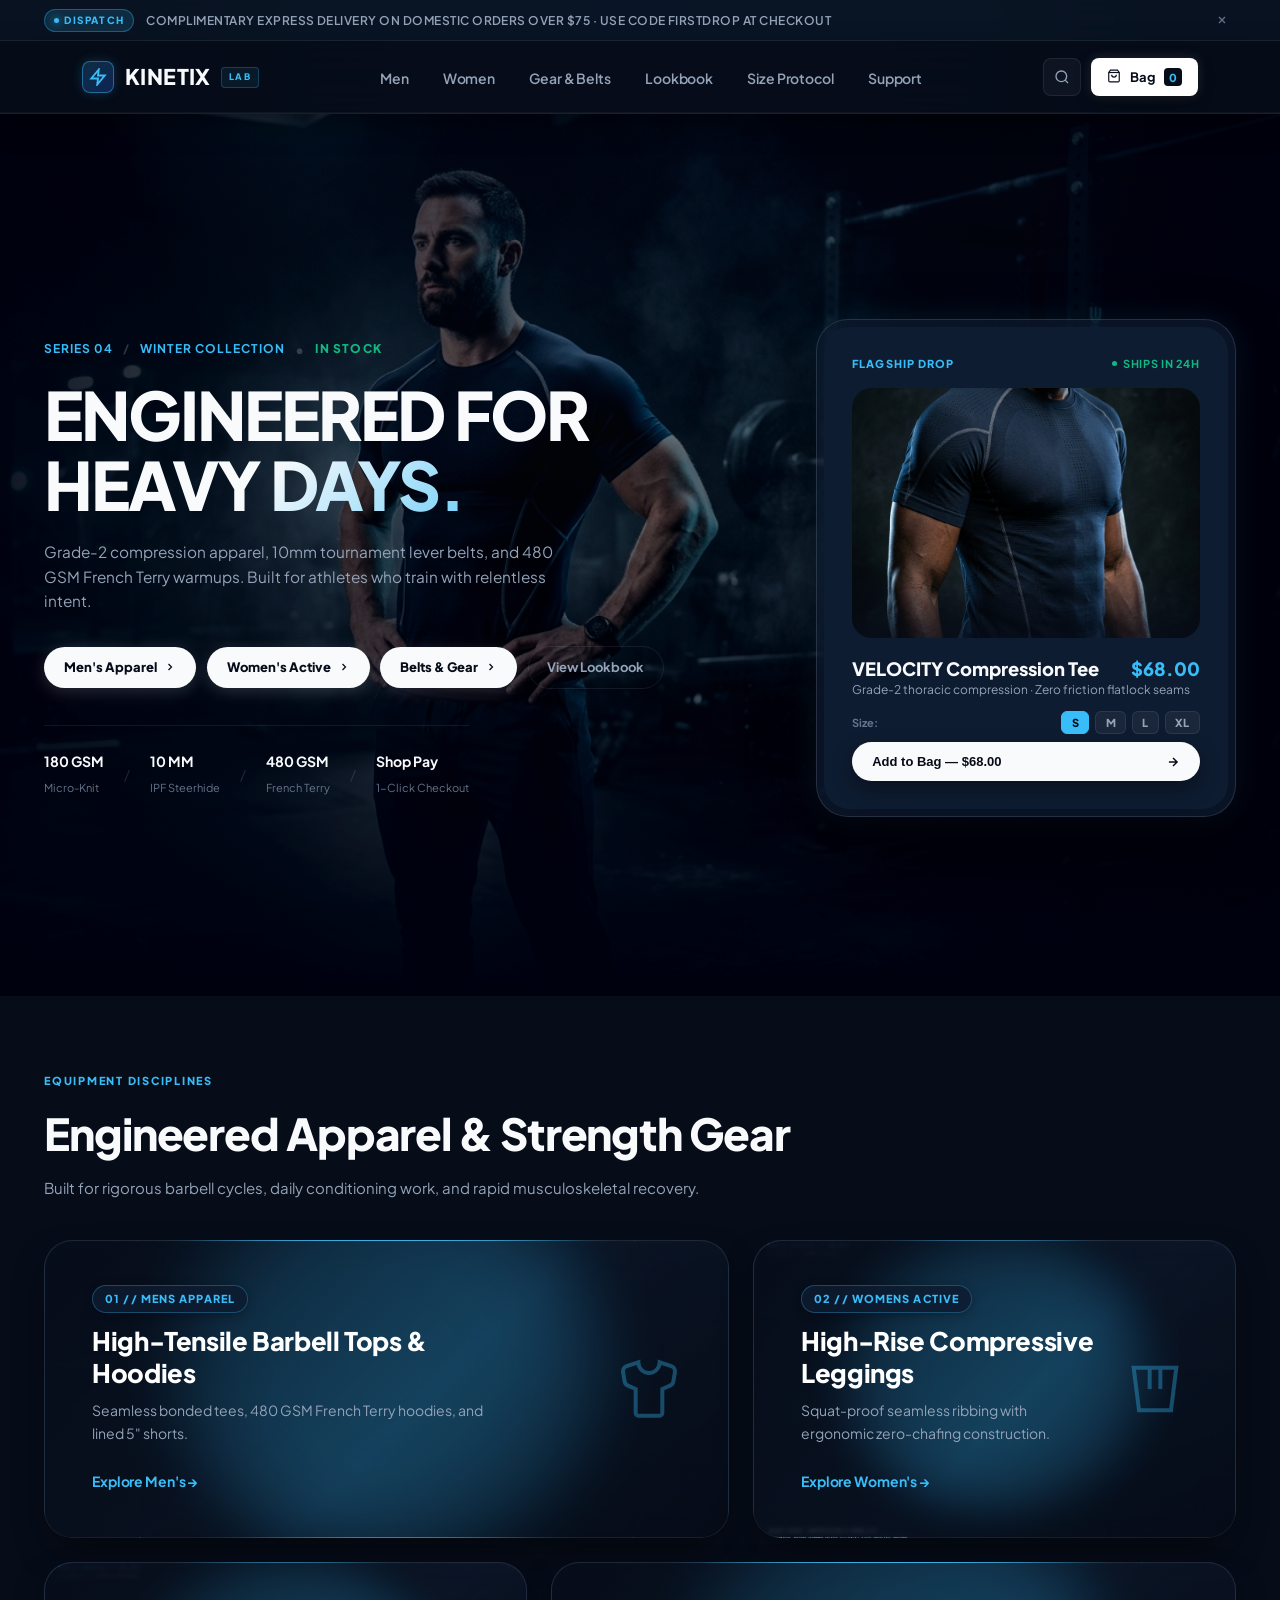
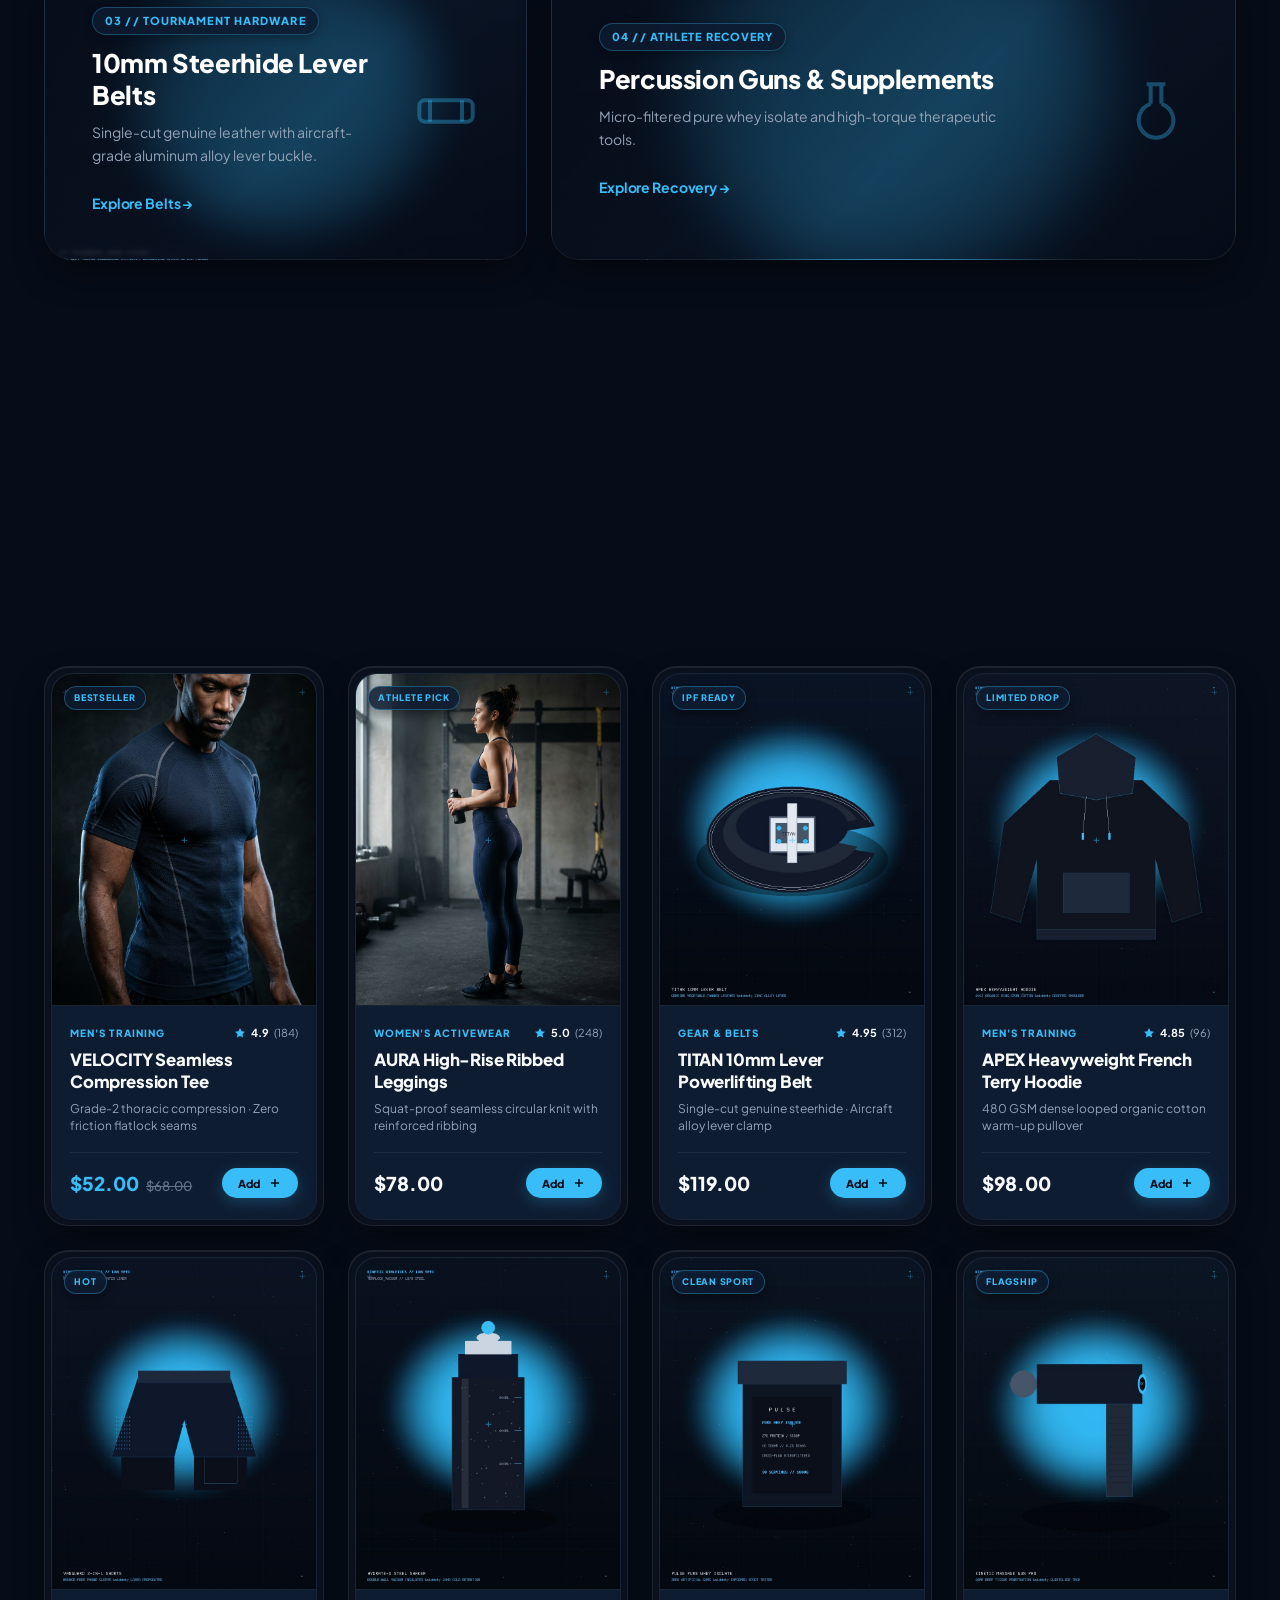
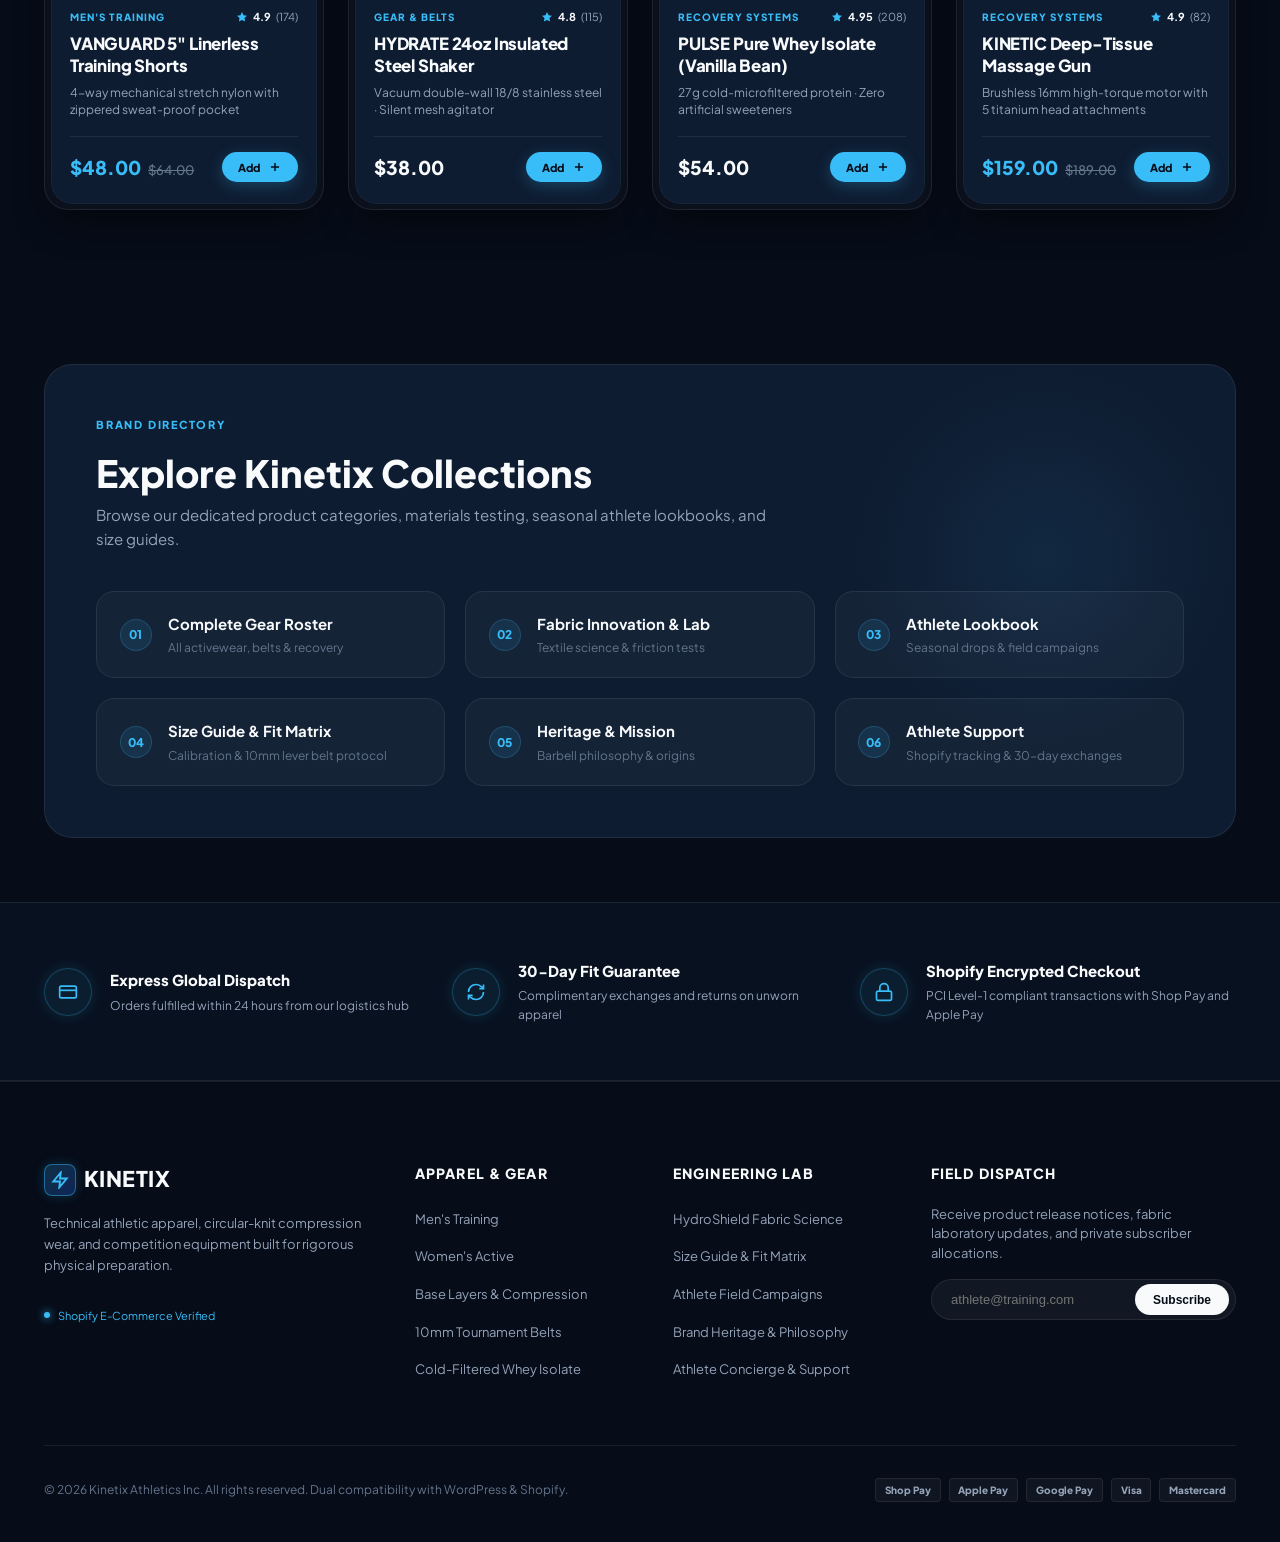
<file: docs/index.html>
<!DOCTYPE html>
<html lang="en">
<head>
    <meta charset="UTF-8">
    <meta name="viewport" content="width=device-width, initial-scale=1.0, maximum-scale=5.0">
    <title>Engineered Training Apparel &amp; Lifting Gear &middot; Kinetix Athletics</title>
    <meta name="description" content="High-performance athletic apparel, 10mm steerhide powerlifting belts, and circular-knit compression wear. Dual-platform Shopify checkout.">
    <meta name="robots" content="index, follow">
    
    <!-- Open Graph -->
    <meta property="og:site_name" content="Kinetix Athletics">
    <meta property="og:type" content="website">
    <meta property="og:title" content="Engineered Training Apparel &amp; Lifting Gear &middot; Kinetix Athletics">
    <meta property="og:description" content="High-performance athletic apparel, 10mm steerhide powerlifting belts, and circular-knit compression wear.">
    <meta property="og:image" content="assets/images/hero-athlete.jpg">
    <meta property="og:image:width" content="1200">
    <meta property="og:image:height" content="900">

    <!-- Twitter -->
    <meta name="twitter:card" content="summary_large_image">
    <meta name="twitter:site" content="@kinetixathletics">
    <meta name="twitter:title" content="Engineered Training Apparel &amp; Lifting Gear &middot; Kinetix Athletics">
    <meta name="twitter:description" content="High-performance athletic apparel, 10mm steerhide powerlifting belts, and circular-knit compression wear.">
    <meta name="twitter:image" content="assets/images/hero-athlete.jpg">

    <!-- Fonts -->
    <link rel="preconnect" href="https://fonts.googleapis.com">
    <link rel="preconnect" href="https://fonts.gstatic.com" crossorigin>
    <link href="https://fonts.googleapis.com/css2?family=Plus+Jakarta+Sans:wght@300;400;500;600;700;800;900&family=Inter:wght@400;500;600;700&family=JetBrains+Mono:wght@500;700;800&display=swap" rel="stylesheet">
    
    <!-- Stylesheets -->
    <link rel="stylesheet" href="assets/css/theme.css?v=1.3.7">
    <link rel="stylesheet" href="assets/css/cart-drawer.css?v=1.3.7">
</head>
<body class="kinetix-body">

<a class="skip-link screen-reader-text" href="#kinetix-main-content">Skip to content</a>

<!-- Announcement Bar -->
<aside class="kinetix-ticker-bar" role="complementary" aria-label="Announcement">
    <div class="kinetix-container ticker-inner">
        <span class="ticker-badge">DISPATCH</span>
        <div class="ticker-marquee-text">
            Complimentary express delivery on domestic orders over $75 &middot; Use code FIRSTDROP at checkout
        </div>
        <button type="button" class="ticker-close" aria-label="Close banner" onclick="this.closest('.kinetix-ticker-bar').style.display='none'">
            <svg width="12" height="12" viewBox="0 0 24 24" fill="none" stroke="currentColor" stroke-width="2.5"><path d="M18 6 6 18M6 6l12 12"/></svg>
        </button>
    </div>
</aside>

<!-- Performance Fluid Island Navbar -->
<header id="kinetix-site-header" class="kinetix-header-wrap">
    <div class="kinetix-container">
        <nav class="kinetix-navbar" aria-label="Main Navigation">
            <!-- Brand Logo -->
            <div class="kinetix-brand-area">
                <a href="index.html" class="kinetix-logo" rel="home">
                    <span class="logo-mark">
                        <svg width="18" height="18" viewBox="0 0 24 24" fill="none" stroke="currentColor" stroke-width="2.5"><polygon points="13 2 3 14 12 14 11 22 21 10 12 10 13 2"/></svg>
                    </span>
                    <span class="logo-text">KINETIX</span>
                    <span class="logo-sub">LAB</span>
                </a>
            </div>

            <!-- Nav Links -->
            <div class="kinetix-nav-links-wrap">
                <ul class="kinetix-nav-list">
                    <li><a href="shop.html?cat=mens-training" class="nav-link">Men</a></li>
                    <li><a href="shop.html?cat=womens-activewear" class="nav-link">Women</a></li>
                    <li><a href="shop.html?cat=gym-gear-equipment" class="nav-link">Gear &amp; Belts</a></li>
                    <li><a href="lookbook.html" class="nav-link">Lookbook</a></li>
                    <li><a href="sizing.html" class="nav-link">Size Protocol</a></li>
                    <li><a href="contact.html" class="nav-link">Support</a></li>
                </ul>
            </div>

            <!-- Actions: Bag Trigger & Mobile Menu -->
            <div class="kinetix-header-actions">
                <a href="shop.html" class="kinetix-icon-btn" aria-label="Search catalog">
                    <svg width="16" height="16" viewBox="0 0 24 24" fill="none" stroke="currentColor" stroke-width="2"><circle cx="11" cy="11" r="8"/><path d="m21 21-4.3-4.3"/></svg>
                </a>

                <!-- Shopping Bag Button -->
                <button type="button" class="kinetix-bag-btn" id="kinetix-open-bag" aria-label="View shopping bag">
                    <span class="bag-icon-circle">
                        <svg width="14" height="14" viewBox="0 0 24 24" fill="none" stroke="currentColor" stroke-width="2"><path d="M6 2 3 6v14a2 2 0 0 0 2 2h14a2 2 0 0 0 2-2V6l-3-4Z"/><path d="M3 6h18"/><path d="M16 10a4 4 0 0 1-8 0"/></svg>
                    </span>
                    <span class="bag-label">Bag</span>
                    <span class="bag-count-badge" id="kinetix-cart-count">0</span>
                </button>

                <!-- Mobile Menu Button -->
                <button type="button" class="kinetix-hamburger" id="kinetix-mobile-btn" aria-label="Toggle navigation">
                    <span class="h-bar top"></span>
                    <span class="h-bar bottom"></span>
                </button>
            </div>
        </nav>
    </div>

    <!-- Mobile Navigation Overlay -->
    <div id="kinetix-mobile-overlay" class="kinetix-mobile-nav" aria-hidden="true">
        <ul class="mobile-links-list">
            <li><a href="shop.html?cat=mens-training">Men's Apparel</a></li>
            <li><a href="shop.html?cat=womens-activewear">Women's Activewear</a></li>
            <li><a href="shop.html?cat=gym-gear-equipment">Gear &amp; Hardware</a></li>
            <li><a href="lookbook.html">Athlete Lookbook &amp; Drops</a></li>
            <li><a href="sizing.html">Size Protocol &amp; Measurements</a></li>
            <li><a href="contact.html">Customer Support &amp; Help</a></li>
        </ul>
        <div class="mobile-nav-note">
            <span>Shopify 256-bit Encrypted Checkout Protection</span>
        </div>
    </div>
</header>

<main id="kinetix-main-content" class="kinetix-main">
    
<section class="kinetix-hero-section">
    <div class="hero-bg-media" style="background-image: url('assets/images/hero-athlete.jpg');" aria-hidden="true">
        <div class="hero-scrim-overlay"></div>
    </div>
    <div class="kinetix-container">
        <div class="kinetix-hero-grid kinetix-reveal">
            <div class="hero-editorial-col">
                <div class="hero-editorial-eyebrow">
                    <span class="eyebrow-item">SERIES 04</span>
                    <span class="eyebrow-sep">/</span>
                    <span class="eyebrow-item">WINTER COLLECTION</span>
                    <span class="eyebrow-bullet" aria-hidden="true">&bull;</span>
                    <span class="eyebrow-status">IN STOCK</span>
                </div>
                <h1 class="hero-masthead-title">
                    <span>ENGINEERED FOR</span>
                    <span class="title-em">HEAVY DAYS.</span>
                </h1>
                <p class="hero-statement">
                    Grade-2 compression apparel, 10mm tournament lever belts, and 480 GSM French Terry warmups. Built for athletes who train with relentless intent.
                </p>
                <div class="hero-category-pills">
                    <a href="shop.html" class="hero-pill-btn">
                        <span>Men's Apparel</span>
                        <svg width="12" height="12" viewBox="0 0 24 24" fill="none" stroke="currentColor" stroke-width="2.5"><polyline points="9 18 15 12 9 6"/></svg>
                    </a>
                    <a href="shop.html" class="hero-pill-btn">
                        <span>Women's Active</span>
                        <svg width="12" height="12" viewBox="0 0 24 24" fill="none" stroke="currentColor" stroke-width="2.5"><polyline points="9 18 15 12 9 6"/></svg>
                    </a>
                    <a href="shop.html" class="hero-pill-btn">
                        <span>Belts & Gear</span>
                        <svg width="12" height="12" viewBox="0 0 24 24" fill="none" stroke="currentColor" stroke-width="2.5"><polyline points="9 18 15 12 9 6"/></svg>
                    </a>
                    <a href="lookbook.html" class="hero-ghost-btn">
                        <span>View Lookbook</span>
                    </a>
                </div>
                <div class="hero-spec-strip">
                    <div class="spec-anchor"><strong>180 GSM</strong><span>Micro-Knit</span></div>
                    <div class="spec-sep">/</div>
                    <div class="spec-anchor"><strong>10 MM</strong><span>IPF Steerhide</span></div>
                    <div class="spec-sep">/</div>
                    <div class="spec-anchor"><strong>480 GSM</strong><span>French Terry</span></div>
                    <div class="spec-sep">/</div>
                    <div class="spec-anchor"><strong>Shop Pay</strong><span>1-Click Checkout</span></div>
                </div>
            </div>
            <div class="hero-product-col">
                <div class="hero-featured-card doppelrand-card">
                    <div class="card-inner-box">
                        <div class="featured-card-header">
                            <span class="featured-kicker">FLAGSHIP DROP</span>
                            <span class="featured-stock-status">Ships in 24h</span>
                        </div>
                        <div class="featured-card-media">
                            <img src="assets/images/product-velocity-tee.jpg" alt="VELOCITY Seamless Compression Tee" class="featured-photo" loading="eager">
                            <div class="featured-media-scrim"></div>
                        </div>
                        <div class="featured-card-info">
                            <div class="featured-title-line">
                                <h3>VELOCITY Compression Tee</h3>
                                <span class="featured-price">$68.00</span>
                            </div>
                            <p class="featured-tagline">Grade-2 thoracic compression &middot; Zero friction flatlock seams</p>
                            <div class="featured-size-row">
                                <span class="size-lbl">Size:</span>
                                <div class="size-chips-wrap">
                                    <button type="button" class="hero-size-chip active">S</button>
                                    <button type="button" class="hero-size-chip">M</button>
                                    <button type="button" class="hero-size-chip">L</button>
                                    <button type="button" class="hero-size-chip">XL</button>
                                </div>
                            </div>
                            <button type="button" class="hero-quick-add-btn kinetix-add-to-cart-trigger" data-product-id="hero-velocity-tee" data-title="VELOCITY Seamless Compression Tee" data-price="68.00" data-size="M" data-color="Onyx Black">
                                <span>Add to Bag &mdash; $68.00</span>
                                <svg width="14" height="14" viewBox="0 0 24 24" fill="none" stroke="currentColor" stroke-width="2.5"><path d="M5 12h14M12 5l7 7-7 7"/></svg>
                            </button>
                        </div>
                    </div>
                </div>
            </div>
        </div>
    </div>
</section>
<section id="categories" class="kinetix-category-section kinetix-bento-section">
    <div class="kinetix-container">
        <div class="kinetix-section-header kinetix-reveal">
            <span class="header-eyebrow">EQUIPMENT DISCIPLINES</span>
            <h2 class="header-title">Engineered Apparel &amp; Strength Gear</h2>
            <p class="header-desc">Built for rigorous barbell cycles, daily conditioning work, and rapid musculoskeletal recovery.</p>
        </div>
        <div class="category-bento-grid kinetix-bento-grid">
            <!-- 01 Men's Apparel -->
            <div class="cat-bento-card cat-bento-mens bento-span-7 bento-hero kinetix-reveal" style="background-image: url('assets/images/cat-mens.jpg');" onclick="window.location.href='shop.html'">
                <div class="cat-card-inner bento-card-inner">
                    <div class="cat-info">
                        <span class="cat-pill bento-badge">01 // MENS APPAREL</span>
                        <h3 class="cat-heading bento-title">High-Tensile Barbell Tops &amp; Hoodies</h3>
                        <p class="cat-desc bento-meta">Seamless bonded tees, 480 GSM French Terry hoodies, and lined 5" shorts.</p>
                        <a href="shop.html" class="cat-link bento-link">Explore Men's &rarr;</a>
                    </div>
                    <div class="cat-graphic-icon">
                        <svg width="64" height="64" viewBox="0 0 24 24" fill="none" stroke="currentColor" stroke-width="1.5"><path d="M20.38 3.46 16 2a4 4 0 0 1-8 0L3.62 3.46a2 2 0 0 0-1.34 2.23l.58 3.5a2 2 0 0 0 1.25 1.55L7 12v9a1 1 0 0 0 1 1h8a1 1 0 0 0 1-1v-9l2.89-1.26a2 2 0 0 0 1.25-1.55l.58-3.5a2 2 0 0 0-1.34-2.23z"/></svg>
                    </div>
                </div>
            </div>

            <!-- 02 Women's Active -->
            <div class="cat-bento-card cat-bento-womens bento-span-5 kinetix-reveal delay-100" style="background-image: url('assets/images/cat-womens.jpg');" onclick="window.location.href='shop.html'">
                <div class="cat-card-inner bento-card-inner">
                    <div class="cat-info">
                        <span class="cat-pill bento-badge">02 // WOMENS ACTIVE</span>
                        <h3 class="cat-heading bento-title">High-Rise Compressive Leggings</h3>
                        <p class="cat-desc bento-meta">Squat-proof seamless ribbing with ergonomic zero-chafing construction.</p>
                        <a href="shop.html" class="cat-link bento-link">Explore Women's &rarr;</a>
                    </div>
                    <div class="cat-graphic-icon">
                        <svg width="64" height="64" viewBox="0 0 24 24" fill="none" stroke="currentColor" stroke-width="1.5"><path d="M4 4h16l-2 16H6L4 4zM10 4v8M14 4v8"/></svg>
                    </div>
                </div>
            </div>

            <!-- 03 Tournament Hardware -->
            <div class="cat-bento-card cat-bento-gear bento-span-5 kinetix-reveal delay-200" style="background-image: url('assets/images/cat-gear.jpg');" onclick="window.location.href='shop.html'">
                <div class="cat-card-inner bento-card-inner">
                    <div class="cat-info">
                        <span class="cat-pill bento-badge">03 // TOURNAMENT HARDWARE</span>
                        <h3 class="cat-heading bento-title">10mm Steerhide Lever Belts</h3>
                        <p class="cat-desc bento-meta">Single-cut genuine leather with aircraft-grade aluminum alloy lever buckle.</p>
                        <a href="shop.html" class="cat-link bento-link">Explore Belts &rarr;</a>
                    </div>
                    <div class="cat-graphic-icon">
                        <svg width="64" height="64" viewBox="0 0 24 24" fill="none" stroke="currentColor" stroke-width="1.5"><rect width="20" height="8" x="2" y="8" rx="2"/><line x1="6" x2="6" y1="8" y2="16"/><line x1="18" x2="18" y1="8" y2="16"/></svg>
                    </div>
                </div>
            </div>

            <!-- 04 Athlete Recovery -->
            <div class="cat-bento-card cat-bento-recovery bento-span-7 kinetix-reveal delay-300" style="background-image: url('assets/images/cat-recovery.jpg');" onclick="window.location.href='shop.html'">
                <div class="cat-card-inner bento-card-inner">
                    <div class="cat-info">
                        <span class="cat-pill bento-badge">04 // ATHLETE RECOVERY</span>
                        <h3 class="cat-heading bento-title">Percussion Guns &amp; Supplements</h3>
                        <p class="cat-desc bento-meta">Micro-filtered pure whey isolate and high-torque therapeutic tools.</p>
                        <a href="shop.html" class="cat-link bento-link">Explore Recovery &rarr;</a>
                    </div>
                    <div class="cat-graphic-icon">
                        <svg width="64" height="64" viewBox="0 0 24 24" fill="none" stroke="currentColor" stroke-width="1.5"><path d="M10 2v7.31M14 9.3V1.99M8.5 2h7M14 9.3a6.5 6.5 0 1 1-4 0"/></svg>
                    </div>
                </div>
            </div>
        </div>
    </div>
</section>
<section id="catalog" class="kinetix-catalog-section">
    <div class="kinetix-container">
        <!-- Catalog Header -->
        <div class="catalog-top-bar kinetix-reveal">
            <div>
                <span class="header-eyebrow">COMPETITION ROSTER</span>
                <h2 class="header-title">The Seasonal Drop Catalog</h2>
                <p class="header-desc" style="color:var(--text-secondary); margin-top:0.4rem; font-size:0.9375rem;">Field-tested gear with direct 1-click Shop Pay and Apple Pay tokenized checkout.</p>
            </div>
            <div class="catalog-counter-badge">
                <span id="kinetix-total-count">8</span> Items Available
            </div>
        </div>

        <!-- Filter Controls -->
        <div class="catalog-filter-controls kinetix-reveal delay-100">
            <!-- Category Tabs -->
            <div class="catalog-cat-tabs" role="tablist">
                <button type="button" class="tab-btn active" data-cat="all">All Gear (8)</button>
                <button type="button" class="tab-btn" data-cat="men">Men's Apparel (3)</button>
                <button type="button" class="tab-btn" data-cat="women">Women's Active (1)</button>
                <button type="button" class="tab-btn" data-cat="gear">Strength &amp; Belts (2)</button>
                <button type="button" class="tab-btn" data-cat="recovery">Recovery (2)</button>
            </div>

            <!-- Search & Sort Row -->
            <div class="catalog-aux-row">
                <div class="kinetix-search-input-wrap">
                    <svg width="15" height="15" viewBox="0 0 24 24" fill="none" stroke="currentColor" stroke-width="2"><circle cx="11" cy="11" r="8"/><path d="m21 21-4.3-4.3"/></svg>
                    <input type="text" id="kinetix-search-input" placeholder="Search roster, fabrics, sizes..." aria-label="Search products">
                </div>
                <div class="kinetix-sort-wrap">
                    <select id="kinetix-sort-select" aria-label="Sort products">
                        <option value="featured">Sort: Featured</option>
                        <option value="price_low">Price: Low to High</option>
                        <option value="price_high">Price: High to Low</option>
                    </select>
                </div>
            </div>
        </div>

        <div class="kinetix-products-grid kinetix-product-grid" id="kinetix-products-grid">    <article class="kinetix-product-card kinetix-card-shell kinetix-reveal" data-category="Men&#039;s Training">
        <div class="kinetix-card-inner">
            <div class="card-media-wrapper">
                <div class="kinetix-photo-frame">
                    <img src="assets/images/product-velocity-tee.jpg" alt="VELOCITY Seamless Compression Tee" class="kinetix-card-photo" loading="lazy">
                    <div class="photo-ambient-vignette"></div>
                    <div class="card-cad-crosshair ch-tl">+</div>
                    <div class="card-cad-crosshair ch-tr">+</div>
                    <div class="card-cad-crosshair ch-bl">+</div>
                    <div class="card-cad-crosshair ch-br">+</div>
                </div>
                <div class="card-badges-row">
                                            <span class="kinetix-badge">BESTSELLER</span>
                                    </div>
            </div>
            <div class="card-body-content">
                <div class="card-meta-line">
                    <span class="product-category">Men&#039;s Training</span>
                    <span class="product-rating">
                        <svg width="12" height="12" viewBox="0 0 24 24" fill="#38bdf8"><polygon points="12 2 15.09 8.26 22 9.27 17 14.14 18.18 21.02 12 17.77 5.82 21.02 7 14.14 2 9.27 8.91 8.26 12 2"/></svg>
                        <strong>4.9</strong>
                        <span>(184)</span>
                    </span>
                </div>
                <h3 class="product-title">VELOCITY Seamless Compression Tee</h3>
                <p class="product-subtitle">Grade-2 thoracic compression &middot; Zero friction flatlock seams</p>
                <div class="card-footer-action">
                    <div class="price-box">
                                                    <span class="sale-price">$52.00</span>
                            <span class="regular-price strike">$68.00</span>
                                            </div>
                    <button type="button" class="btn-card-add kinetix-add-to-cart-trigger"
                        data-product-id="velocity-tee"
                        data-title="VELOCITY Seamless Compression Tee"
                        data-price="52.00"
                        data-size="S"
                        data-color="Onyx Black">
                        <span>Add</span>
                        <svg width="14" height="14" viewBox="0 0 24 24" fill="none" stroke="currentColor" stroke-width="2.5"><path d="M12 5v14M5 12h14"/></svg>
                    </button>
                </div>
            </div>
        </div>
    </article>
        <article class="kinetix-product-card kinetix-card-shell kinetix-reveal" data-category="Women&#039;s Activewear">
        <div class="kinetix-card-inner">
            <div class="card-media-wrapper">
                <div class="kinetix-photo-frame">
                    <img src="assets/images/product-aura-leggings.jpg" alt="AURA High-Rise Ribbed Leggings" class="kinetix-card-photo" loading="lazy">
                    <div class="photo-ambient-vignette"></div>
                    <div class="card-cad-crosshair ch-tl">+</div>
                    <div class="card-cad-crosshair ch-tr">+</div>
                    <div class="card-cad-crosshair ch-bl">+</div>
                    <div class="card-cad-crosshair ch-br">+</div>
                </div>
                <div class="card-badges-row">
                                            <span class="kinetix-badge">ATHLETE PICK</span>
                                    </div>
            </div>
            <div class="card-body-content">
                <div class="card-meta-line">
                    <span class="product-category">Women&#039;s Activewear</span>
                    <span class="product-rating">
                        <svg width="12" height="12" viewBox="0 0 24 24" fill="#38bdf8"><polygon points="12 2 15.09 8.26 22 9.27 17 14.14 18.18 21.02 12 17.77 5.82 21.02 7 14.14 2 9.27 8.91 8.26 12 2"/></svg>
                        <strong>5.0</strong>
                        <span>(248)</span>
                    </span>
                </div>
                <h3 class="product-title">AURA High-Rise Ribbed Leggings</h3>
                <p class="product-subtitle">Squat-proof seamless circular knit with reinforced ribbing</p>
                <div class="card-footer-action">
                    <div class="price-box">
                                                    <span class="regular-price">$78.00</span>
                                            </div>
                    <button type="button" class="btn-card-add kinetix-add-to-cart-trigger"
                        data-product-id="aura-leggings"
                        data-title="AURA High-Rise Ribbed Leggings"
                        data-price="78.00"
                        data-size="XS"
                        data-color="Onyx Black">
                        <span>Add</span>
                        <svg width="14" height="14" viewBox="0 0 24 24" fill="none" stroke="currentColor" stroke-width="2.5"><path d="M12 5v14M5 12h14"/></svg>
                    </button>
                </div>
            </div>
        </div>
    </article>
        <article class="kinetix-product-card kinetix-card-shell kinetix-reveal" data-category="Gear &amp; Belts">
        <div class="kinetix-card-inner">
            <div class="card-media-wrapper">
                <div class="kinetix-photo-frame">
                    <img src="assets/images/product-titan-belt.jpg" alt="TITAN 10mm Lever Powerlifting Belt" class="kinetix-card-photo" loading="lazy">
                    <div class="photo-ambient-vignette"></div>
                    <div class="card-cad-crosshair ch-tl">+</div>
                    <div class="card-cad-crosshair ch-tr">+</div>
                    <div class="card-cad-crosshair ch-bl">+</div>
                    <div class="card-cad-crosshair ch-br">+</div>
                </div>
                <div class="card-badges-row">
                                            <span class="kinetix-badge">IPF READY</span>
                                    </div>
            </div>
            <div class="card-body-content">
                <div class="card-meta-line">
                    <span class="product-category">Gear &amp; Belts</span>
                    <span class="product-rating">
                        <svg width="12" height="12" viewBox="0 0 24 24" fill="#38bdf8"><polygon points="12 2 15.09 8.26 22 9.27 17 14.14 18.18 21.02 12 17.77 5.82 21.02 7 14.14 2 9.27 8.91 8.26 12 2"/></svg>
                        <strong>4.95</strong>
                        <span>(312)</span>
                    </span>
                </div>
                <h3 class="product-title">TITAN 10mm Lever Powerlifting Belt</h3>
                <p class="product-subtitle">Single-cut genuine steerhide &middot; Aircraft alloy lever clamp</p>
                <div class="card-footer-action">
                    <div class="price-box">
                                                    <span class="regular-price">$119.00</span>
                                            </div>
                    <button type="button" class="btn-card-add kinetix-add-to-cart-trigger"
                        data-product-id="titan-belt"
                        data-title="TITAN 10mm Lever Powerlifting Belt"
                        data-price="119.00"
                        data-size="S"
                        data-color="Onyx Black">
                        <span>Add</span>
                        <svg width="14" height="14" viewBox="0 0 24 24" fill="none" stroke="currentColor" stroke-width="2.5"><path d="M12 5v14M5 12h14"/></svg>
                    </button>
                </div>
            </div>
        </div>
    </article>
        <article class="kinetix-product-card kinetix-card-shell kinetix-reveal" data-category="Men&#039;s Training">
        <div class="kinetix-card-inner">
            <div class="card-media-wrapper">
                <div class="kinetix-photo-frame">
                    <img src="assets/images/product-apex-hoodie.jpg" alt="APEX Heavyweight French Terry Hoodie" class="kinetix-card-photo" loading="lazy">
                    <div class="photo-ambient-vignette"></div>
                    <div class="card-cad-crosshair ch-tl">+</div>
                    <div class="card-cad-crosshair ch-tr">+</div>
                    <div class="card-cad-crosshair ch-bl">+</div>
                    <div class="card-cad-crosshair ch-br">+</div>
                </div>
                <div class="card-badges-row">
                                            <span class="kinetix-badge">LIMITED DROP</span>
                                    </div>
            </div>
            <div class="card-body-content">
                <div class="card-meta-line">
                    <span class="product-category">Men&#039;s Training</span>
                    <span class="product-rating">
                        <svg width="12" height="12" viewBox="0 0 24 24" fill="#38bdf8"><polygon points="12 2 15.09 8.26 22 9.27 17 14.14 18.18 21.02 12 17.77 5.82 21.02 7 14.14 2 9.27 8.91 8.26 12 2"/></svg>
                        <strong>4.85</strong>
                        <span>(96)</span>
                    </span>
                </div>
                <h3 class="product-title">APEX Heavyweight French Terry Hoodie</h3>
                <p class="product-subtitle">480 GSM dense looped organic cotton warm-up pullover</p>
                <div class="card-footer-action">
                    <div class="price-box">
                                                    <span class="regular-price">$98.00</span>
                                            </div>
                    <button type="button" class="btn-card-add kinetix-add-to-cart-trigger"
                        data-product-id="apex-hoodie"
                        data-title="APEX Heavyweight French Terry Hoodie"
                        data-price="98.00"
                        data-size="S"
                        data-color="Onyx Black">
                        <span>Add</span>
                        <svg width="14" height="14" viewBox="0 0 24 24" fill="none" stroke="currentColor" stroke-width="2.5"><path d="M12 5v14M5 12h14"/></svg>
                    </button>
                </div>
            </div>
        </div>
    </article>
        <article class="kinetix-product-card kinetix-card-shell kinetix-reveal" data-category="Men&#039;s Training">
        <div class="kinetix-card-inner">
            <div class="card-media-wrapper">
                <div class="kinetix-photo-frame">
                    <img src="assets/images/product-vanguard-shorts.jpg" alt="VANGUARD 5&quot; Linerless Training Shorts" class="kinetix-card-photo" loading="lazy">
                    <div class="photo-ambient-vignette"></div>
                    <div class="card-cad-crosshair ch-tl">+</div>
                    <div class="card-cad-crosshair ch-tr">+</div>
                    <div class="card-cad-crosshair ch-bl">+</div>
                    <div class="card-cad-crosshair ch-br">+</div>
                </div>
                <div class="card-badges-row">
                                            <span class="kinetix-badge">HOT</span>
                                    </div>
            </div>
            <div class="card-body-content">
                <div class="card-meta-line">
                    <span class="product-category">Men&#039;s Training</span>
                    <span class="product-rating">
                        <svg width="12" height="12" viewBox="0 0 24 24" fill="#38bdf8"><polygon points="12 2 15.09 8.26 22 9.27 17 14.14 18.18 21.02 12 17.77 5.82 21.02 7 14.14 2 9.27 8.91 8.26 12 2"/></svg>
                        <strong>4.9</strong>
                        <span>(174)</span>
                    </span>
                </div>
                <h3 class="product-title">VANGUARD 5&quot; Linerless Training Shorts</h3>
                <p class="product-subtitle">4-way mechanical stretch nylon with zippered sweat-proof pocket</p>
                <div class="card-footer-action">
                    <div class="price-box">
                                                    <span class="sale-price">$48.00</span>
                            <span class="regular-price strike">$64.00</span>
                                            </div>
                    <button type="button" class="btn-card-add kinetix-add-to-cart-trigger"
                        data-product-id="vanguard-shorts"
                        data-title="VANGUARD 5&quot; Linerless Training Shorts"
                        data-price="48.00"
                        data-size="S"
                        data-color="Onyx Black">
                        <span>Add</span>
                        <svg width="14" height="14" viewBox="0 0 24 24" fill="none" stroke="currentColor" stroke-width="2.5"><path d="M12 5v14M5 12h14"/></svg>
                    </button>
                </div>
            </div>
        </div>
    </article>
        <article class="kinetix-product-card kinetix-card-shell kinetix-reveal" data-category="Gear &amp; Belts">
        <div class="kinetix-card-inner">
            <div class="card-media-wrapper">
                <div class="kinetix-photo-frame">
                    <img src="assets/images/product-hydrate-shaker.jpg" alt="HYDRATE 24oz Insulated Steel Shaker" class="kinetix-card-photo" loading="lazy">
                    <div class="photo-ambient-vignette"></div>
                    <div class="card-cad-crosshair ch-tl">+</div>
                    <div class="card-cad-crosshair ch-tr">+</div>
                    <div class="card-cad-crosshair ch-bl">+</div>
                    <div class="card-cad-crosshair ch-br">+</div>
                </div>
                <div class="card-badges-row">
                                    </div>
            </div>
            <div class="card-body-content">
                <div class="card-meta-line">
                    <span class="product-category">Gear &amp; Belts</span>
                    <span class="product-rating">
                        <svg width="12" height="12" viewBox="0 0 24 24" fill="#38bdf8"><polygon points="12 2 15.09 8.26 22 9.27 17 14.14 18.18 21.02 12 17.77 5.82 21.02 7 14.14 2 9.27 8.91 8.26 12 2"/></svg>
                        <strong>4.8</strong>
                        <span>(115)</span>
                    </span>
                </div>
                <h3 class="product-title">HYDRATE 24oz Insulated Steel Shaker</h3>
                <p class="product-subtitle">Vacuum double-wall 18/8 stainless steel &middot; Silent mesh agitator</p>
                <div class="card-footer-action">
                    <div class="price-box">
                                                    <span class="regular-price">$38.00</span>
                                            </div>
                    <button type="button" class="btn-card-add kinetix-add-to-cart-trigger"
                        data-product-id="hydrate-shaker"
                        data-title="HYDRATE 24oz Insulated Steel Shaker"
                        data-price="38.00"
                        data-size="24oz"
                        data-color="Onyx Black">
                        <span>Add</span>
                        <svg width="14" height="14" viewBox="0 0 24 24" fill="none" stroke="currentColor" stroke-width="2.5"><path d="M12 5v14M5 12h14"/></svg>
                    </button>
                </div>
            </div>
        </div>
    </article>
        <article class="kinetix-product-card kinetix-card-shell kinetix-reveal" data-category="Recovery Systems">
        <div class="kinetix-card-inner">
            <div class="card-media-wrapper">
                <div class="kinetix-photo-frame">
                    <img src="assets/images/product-pulse-whey.jpg" alt="PULSE Pure Whey Isolate (Vanilla Bean)" class="kinetix-card-photo" loading="lazy">
                    <div class="photo-ambient-vignette"></div>
                    <div class="card-cad-crosshair ch-tl">+</div>
                    <div class="card-cad-crosshair ch-tr">+</div>
                    <div class="card-cad-crosshair ch-bl">+</div>
                    <div class="card-cad-crosshair ch-br">+</div>
                </div>
                <div class="card-badges-row">
                                            <span class="kinetix-badge">CLEAN SPORT</span>
                                    </div>
            </div>
            <div class="card-body-content">
                <div class="card-meta-line">
                    <span class="product-category">Recovery Systems</span>
                    <span class="product-rating">
                        <svg width="12" height="12" viewBox="0 0 24 24" fill="#38bdf8"><polygon points="12 2 15.09 8.26 22 9.27 17 14.14 18.18 21.02 12 17.77 5.82 21.02 7 14.14 2 9.27 8.91 8.26 12 2"/></svg>
                        <strong>4.95</strong>
                        <span>(208)</span>
                    </span>
                </div>
                <h3 class="product-title">PULSE Pure Whey Isolate (Vanilla Bean)</h3>
                <p class="product-subtitle">27g cold-microfiltered protein &middot; Zero artificial sweeteners</p>
                <div class="card-footer-action">
                    <div class="price-box">
                                                    <span class="regular-price">$54.00</span>
                                            </div>
                    <button type="button" class="btn-card-add kinetix-add-to-cart-trigger"
                        data-product-id="pulse-whey"
                        data-title="PULSE Pure Whey Isolate (Vanilla Bean)"
                        data-price="54.00"
                        data-size="2.2 lbs"
                        data-color="Onyx Black">
                        <span>Add</span>
                        <svg width="14" height="14" viewBox="0 0 24 24" fill="none" stroke="currentColor" stroke-width="2.5"><path d="M12 5v14M5 12h14"/></svg>
                    </button>
                </div>
            </div>
        </div>
    </article>
        <article class="kinetix-product-card kinetix-card-shell kinetix-reveal" data-category="Recovery Systems">
        <div class="kinetix-card-inner">
            <div class="card-media-wrapper">
                <div class="kinetix-photo-frame">
                    <img src="assets/images/product-kinetic-gun.jpg" alt="KINETIC Deep-Tissue Massage Gun" class="kinetix-card-photo" loading="lazy">
                    <div class="photo-ambient-vignette"></div>
                    <div class="card-cad-crosshair ch-tl">+</div>
                    <div class="card-cad-crosshair ch-tr">+</div>
                    <div class="card-cad-crosshair ch-bl">+</div>
                    <div class="card-cad-crosshair ch-br">+</div>
                </div>
                <div class="card-badges-row">
                                            <span class="kinetix-badge">FLAGSHIP</span>
                                    </div>
            </div>
            <div class="card-body-content">
                <div class="card-meta-line">
                    <span class="product-category">Recovery Systems</span>
                    <span class="product-rating">
                        <svg width="12" height="12" viewBox="0 0 24 24" fill="#38bdf8"><polygon points="12 2 15.09 8.26 22 9.27 17 14.14 18.18 21.02 12 17.77 5.82 21.02 7 14.14 2 9.27 8.91 8.26 12 2"/></svg>
                        <strong>4.9</strong>
                        <span>(82)</span>
                    </span>
                </div>
                <h3 class="product-title">KINETIC Deep-Tissue Massage Gun</h3>
                <p class="product-subtitle">Brushless 16mm high-torque motor with 5 titanium head attachments</p>
                <div class="card-footer-action">
                    <div class="price-box">
                                                    <span class="sale-price">$159.00</span>
                            <span class="regular-price strike">$189.00</span>
                                            </div>
                    <button type="button" class="btn-card-add kinetix-add-to-cart-trigger"
                        data-product-id="kinetic-gun"
                        data-title="KINETIC Deep-Tissue Massage Gun"
                        data-price="159.00"
                        data-size="Kit Box"
                        data-color="Onyx Black">
                        <span>Add</span>
                        <svg width="14" height="14" viewBox="0 0 24 24" fill="none" stroke="currentColor" stroke-width="2.5"><path d="M12 5v14M5 12h14"/></svg>
                    </button>
                </div>
            </div>
        </div>
    </article>
    
        </div>
    </div>
</section>
<section class="kinetix-multipage-nav-section kinetix-reveal">
    <div class="kinetix-container">
        <div class="multipage-banner doppelrand-card">
            <div class="multipage-content">
                <span class="section-kicker">BRAND DIRECTORY</span>
                <h3 class="multipage-title">Explore Kinetix Collections</h3>
                <p class="multipage-desc">Browse our dedicated product categories, materials testing, seasonal athlete lookbooks, and size guides.</p>
            </div>
            <div class="multipage-links-grid">
                <a href="shop.html" class="portal-chip">
                    <span class="portal-code">01</span>
                    <div class="portal-info">
                        <strong>Complete Gear Roster</strong>
                        <span>All activewear, belts & recovery</span>
                    </div>
                </a>
                <a href="technology.html" class="portal-chip">
                    <span class="portal-code">02</span>
                    <div class="portal-info">
                        <strong>Fabric Innovation & Lab</strong>
                        <span>Textile science & friction tests</span>
                    </div>
                </a>
                <a href="lookbook.html" class="portal-chip">
                    <span class="portal-code">03</span>
                    <div class="portal-info">
                        <strong>Athlete Lookbook</strong>
                        <span>Seasonal drops & field campaigns</span>
                    </div>
                </a>
                <a href="sizing.html" class="portal-chip">
                    <span class="portal-code">04</span>
                    <div class="portal-info">
                        <strong>Size Guide & Fit Matrix</strong>
                        <span>Calibration & 10mm lever belt protocol</span>
                    </div>
                </a>
                <a href="about.html" class="portal-chip">
                    <span class="portal-code">05</span>
                    <div class="portal-info">
                        <strong>Heritage & Mission</strong>
                        <span>Barbell philosophy & origins</span>
                    </div>
                </a>
                <a href="contact.html" class="portal-chip">
                    <span class="portal-code">06</span>
                    <div class="portal-info">
                        <strong>Athlete Support</strong>
                        <span>Shopify tracking & 30-day exchanges</span>
                    </div>
                </a>
            </div>
        </div>
    </div>
</section></main><!-- #kinetix-main-content -->

<!-- Athlete Value Proposition Bar -->
<section class="kinetix-trust-bar">
    <div class="kinetix-container">
        <div class="trust-grid">
            <div class="trust-item">
                <span class="trust-icon-box">
                    <svg width="20" height="20" viewBox="0 0 24 24" fill="none" stroke="currentColor" stroke-width="2"><rect width="20" height="14" x="2" y="5" rx="2"/><line x1="2" x2="22" y1="10" y2="10"/></svg>
                </span>
                <div class="trust-info">
                    <strong>Express Global Dispatch</strong>
                    <span>Orders fulfilled within 24 hours from our logistics hub</span>
                </div>
            </div>
            <div class="trust-item">
                <span class="trust-icon-box">
                    <svg width="20" height="20" viewBox="0 0 24 24" fill="none" stroke="currentColor" stroke-width="2"><path d="M3 12a9 9 0 0 1 9-9 9.75 9.75 0 0 1 6.74 2.74L21 8"/><path d="M21 3v5h-5"/><path d="M21 12a9 9 0 0 1-9 9 9.75 9.75 0 0 1-6.74-2.74L3 16"/><path d="M8 16H3v5"/></svg>
                </span>
                <div class="trust-info">
                    <strong>30-Day Fit Guarantee</strong>
                    <span>Complimentary exchanges and returns on unworn apparel</span>
                </div>
            </div>
            <div class="trust-item">
                <span class="trust-icon-box">
                    <svg width="20" height="20" viewBox="0 0 24 24" fill="none" stroke="currentColor" stroke-width="2"><rect width="18" height="11" x="3" y="11" rx="2" ry="2"/><path d="M7 11V7a5 5 0 0 1 10 0v4"/></svg>
                </span>
                <div class="trust-info">
                    <strong>Shopify Encrypted Checkout</strong>
                    <span>PCI Level-1 compliant transactions with Shop Pay and Apple Pay</span>
                </div>
            </div>
        </div>
    </div>
</section>

<!-- Main Brand Footer -->
<footer id="kinetix-site-footer" class="kinetix-footer">
    <div class="kinetix-container">
        <div class="footer-primary-grid">
            <div class="footer-col brand-col">
                <a href="index.html" class="footer-logo">
                    <span class="logo-mark">
                        <svg width="18" height="18" viewBox="0 0 24 24" fill="none" stroke="currentColor" stroke-width="2.5"><polygon points="13 2 3 14 12 14 11 22 21 10 12 10 13 2"/></svg>
                    </span>
                    <span class="logo-text">KINETIX</span>
                </a>
                <p class="footer-bio">
                    Technical athletic apparel, circular-knit compression wear, and competition equipment built for rigorous physical preparation.
                </p>
                <div class="footer-shopify-status">
                    <span class="status-indicator"></span>
                    <span>Shopify E-Commerce Verified</span>
                </div>
            </div>

            <div class="footer-col">
                <h4 class="footer-col-title">Apparel & Gear</h4>
                <ul class="footer-link-list">
                    <li><a href="shop.html">Men's Training</a></li>
                    <li><a href="shop.html">Women's Active</a></li>
                    <li><a href="shop.html">Base Layers & Compression</a></li>
                    <li><a href="shop.html">10mm Tournament Belts</a></li>
                    <li><a href="shop.html">Cold-Filtered Whey Isolate</a></li>
                </ul>
            </div>

            <div class="footer-col">
                <h4 class="footer-col-title">Engineering Lab</h4>
                <ul class="footer-link-list">
                    <li><a href="technology.html">HydroShield Fabric Science</a></li>
                    <li><a href="sizing.html">Size Guide & Fit Matrix</a></li>
                    <li><a href="lookbook.html">Athlete Field Campaigns</a></li>
                    <li><a href="about.html">Brand Heritage & Philosophy</a></li>
                    <li><a href="contact.html">Athlete Concierge & Support</a></li>
                </ul>
            </div>

            <div class="footer-col newsletter-col">
                <h4 class="footer-col-title">Field Dispatch</h4>
                <p class="newsletter-sub">
                    Receive product release notices, fabric laboratory updates, and private subscriber allocations.
                </p>
                <form class="kinetix-newsletter-form" onsubmit="event.preventDefault(); this.querySelector('button').innerText = 'ENROLLED';">
                    <div class="newsletter-form-group">
                        <input type="email" placeholder="athlete@training.com" required aria-label="Email Address">
                        <button type="submit" class="newsletter-btn">Subscribe</button>
                    </div>
                </form>
            </div>
        </div>

        <div class="footer-bottom-bar">
            <div class="footer-copy">
                &copy; 2026 Kinetix Athletics Inc. All rights reserved. Dual compatibility with WordPress & Shopify.
            </div>
            <div class="footer-badges">
                <span class="pay-badge">Shop Pay</span>
                <span class="pay-badge">Apple Pay</span>
                <span class="pay-badge">Google Pay</span>
                <span class="pay-badge">Visa</span>
                <span class="pay-badge">Mastercard</span>
            </div>
        </div>
    </div>
</footer>

<!-- SLIDE-OUT SHOPPING BAG DRAWER -->
<div id="kinetix-cart-drawer" class="kinetix-drawer" aria-hidden="true" role="dialog" aria-modal="true" aria-labelledby="kinetix-drawer-heading">
    <div class="kinetix-drawer-backdrop" id="kinetix-drawer-backdrop"></div>
    <div class="kinetix-drawer-panel">
        <div class="kinetix-drawer-header">
            <div class="drawer-heading-row">
                <span class="heading-glyph">
                    <svg width="18" height="18" viewBox="0 0 24 24" fill="none" stroke="currentColor" stroke-width="2.5"><polygon points="13 2 3 14 12 14 11 22 21 10 12 10 13 2"/></svg>
                </span>
                <h3 id="kinetix-drawer-heading" class="drawer-title">Shopping Bag</h3>
                <span class="drawer-count-tag" id="kinetix-drawer-count">(0)</span>
            </div>
            <button type="button" class="drawer-close-btn" id="kinetix-close-bag" aria-label="Close bag">
                <svg width="14" height="14" viewBox="0 0 24 24" fill="none" stroke="currentColor" stroke-width="2"><path d="M18 6 6 18M6 6l12 12"/></svg>
            </button>
        </div>

        <div class="kinetix-shipping-meter-wrap" id="kinetix-shipping-meter">
            <div class="meter-text-row">
                <span class="meter-msg" id="kinetix-meter-msg">Add $75.00 more for complimentary express delivery</span>
                <span class="meter-pct" id="kinetix-meter-pct">0%</span>
            </div>
            <div class="meter-progress-track">
                <div class="meter-progress-fill" id="kinetix-meter-bar" style="width: 0%;"></div>
            </div>
        </div>

        <div class="kinetix-drawer-items" id="kinetix-drawer-items-list"></div>

        <div class="kinetix-drawer-footer" id="kinetix-drawer-footer">
            <div class="drawer-subtotal-line">
                <span class="subtotal-label">Order Subtotal</span>
                <span class="subtotal-val" id="kinetix-cart-subtotal">$0.00</span>
            </div>
            <p class="drawer-shipping-note">
                Taxes, duties, and gift codes calculated at Shopify secure checkout.
            </p>
            <button type="button" class="kinetix-btn-checkout" id="kinetix-checkout-btn">
                <span>Proceed to Shopify Checkout</span>
                <span class="checkout-arrow">
                    <svg width="16" height="16" viewBox="0 0 24 24" fill="none" stroke="currentColor" stroke-width="2.5"><path d="M5 12h14M12 5l7 7-7 7"/></svg>
                </span>
            </button>
            <div class="drawer-security-row">
                <svg width="12" height="12" viewBox="0 0 24 24" fill="none" stroke="currentColor" stroke-width="2"><rect width="18" height="11" x="3" y="11" rx="2" ry="2"/><path d="M7 11V7a5 5 0 0 1 10 0v4"/></svg>
                <span>Encrypted 256-Bit SSL Shopify Payment Gateway</span>
            </div>
        </div>
    </div>
</div>

<!-- Toast -->
<div id="kinetix-toast" class="kinetix-toast" role="status" aria-live="polite">
    <div class="toast-inner">
        <span class="toast-bolt">
            <svg width="14" height="14" viewBox="0 0 24 24" fill="none" stroke="currentColor" stroke-width="2.5"><polyline points="20 6 9 17 4 12"/></svg>
        </span>
        <span class="toast-msg" id="kinetix-toast-msg">Item added to your bag</span>
    </div>
</div>

<!-- JavaScript Engine -->
<script src="assets/js/theme.js?v=1.3.7"></script>
<script src="assets/js/cart-drawer.js?v=1.3.7"></script>
</body>
</html>
</file>
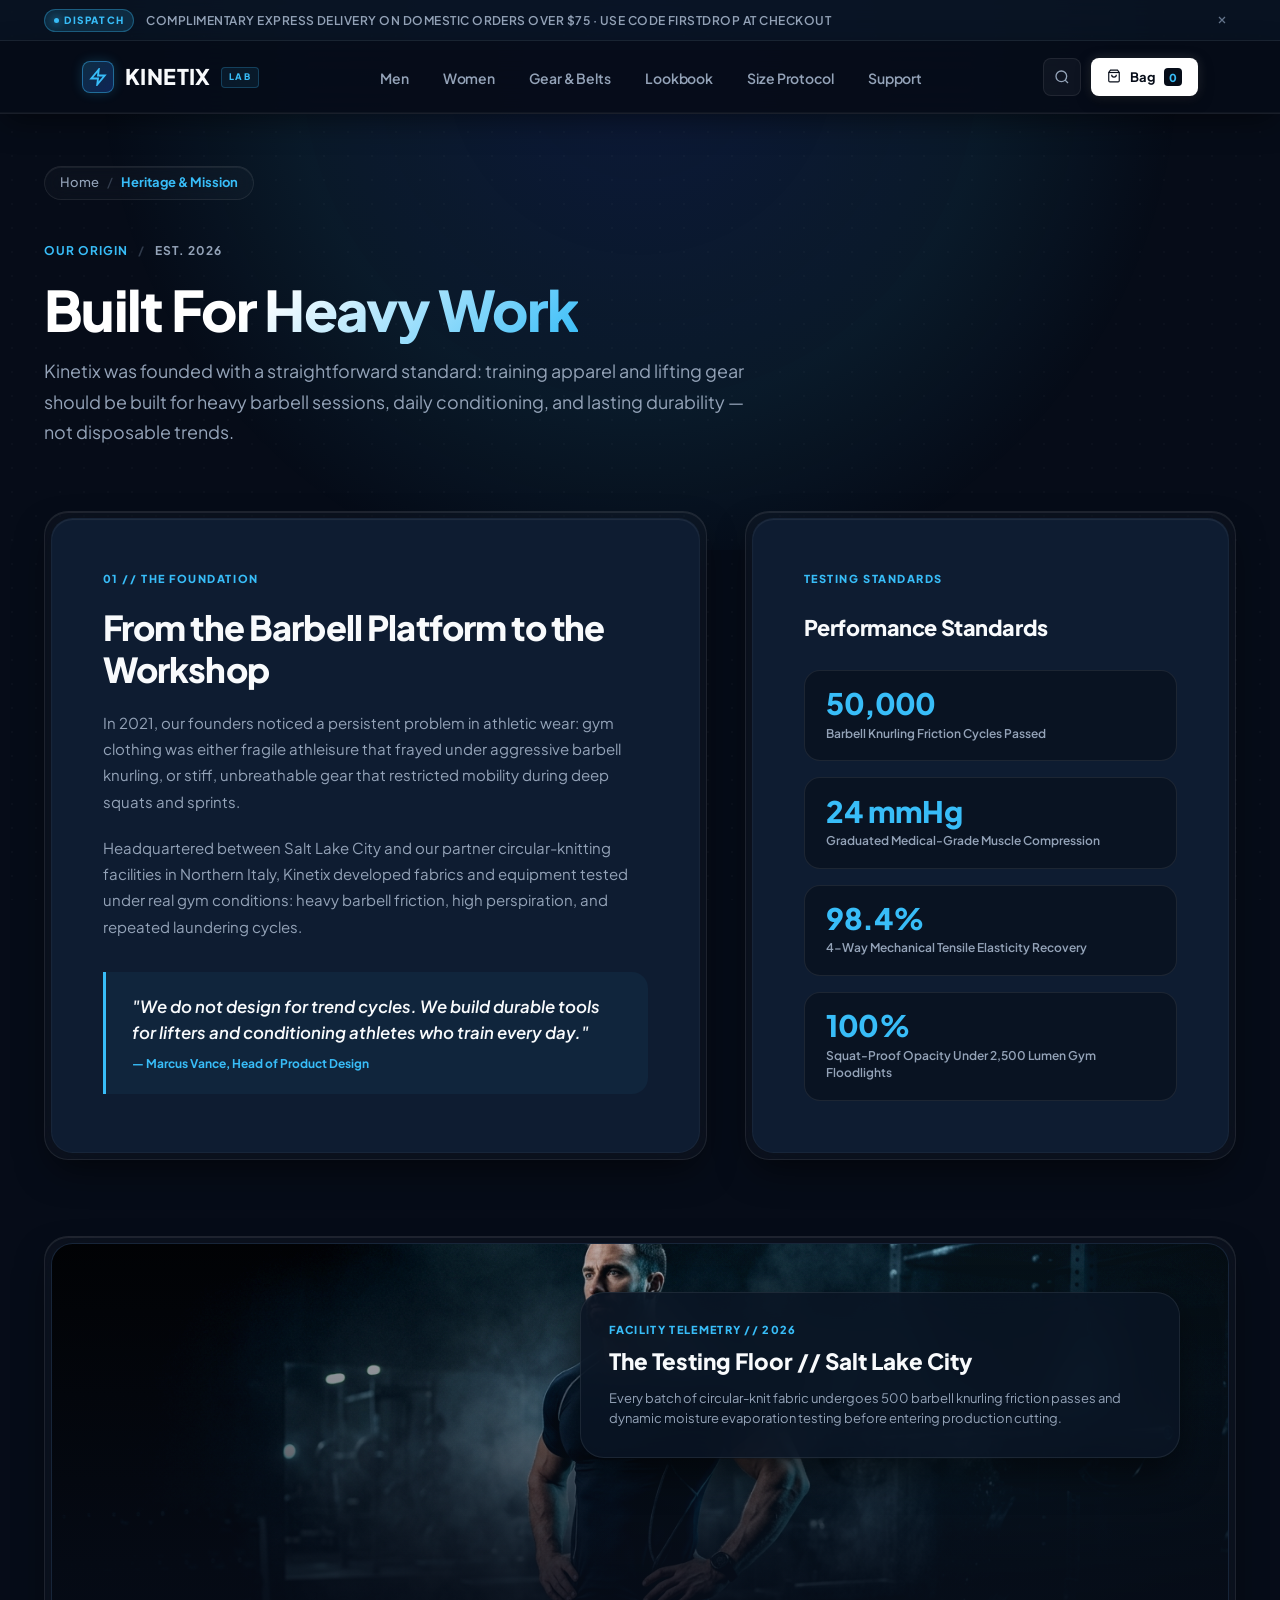
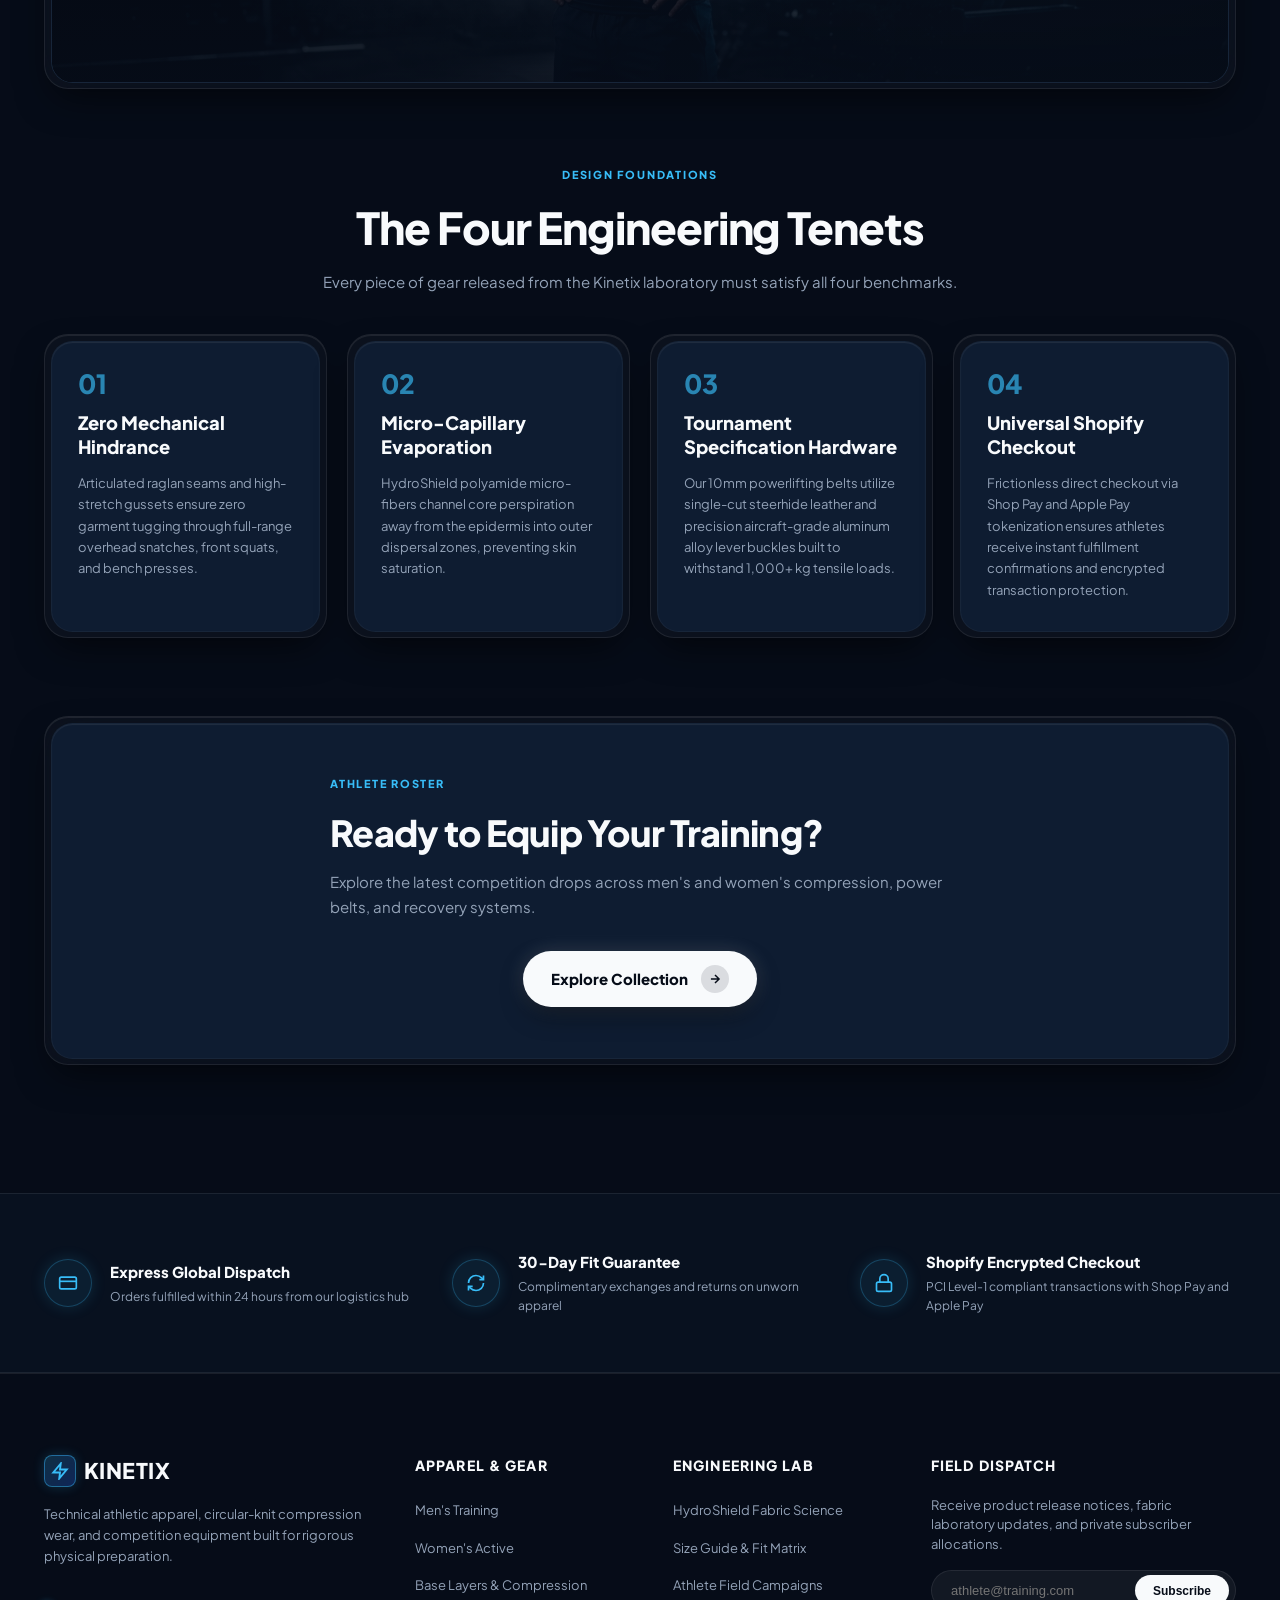
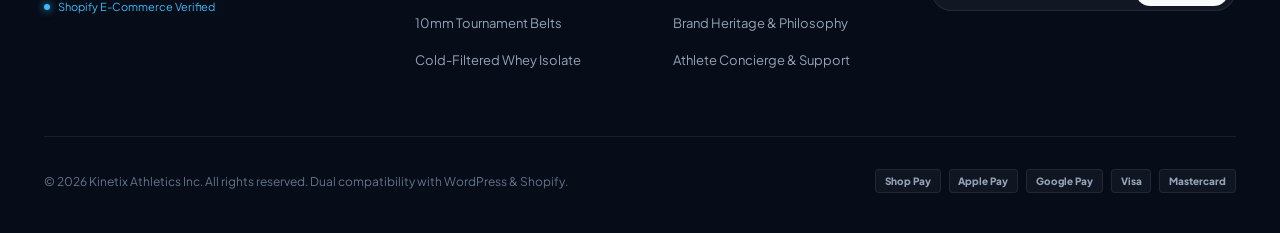
<file: docs/about.html>
<!DOCTYPE html>
<html lang="en">
<head>
    <meta charset="UTF-8">
    <meta name="viewport" content="width=device-width, initial-scale=1.0, maximum-scale=5.0">
    <title>Brand Heritage &amp; Philosophy &middot; Kinetix Athletics</title>
    <meta name="description" content="High-performance athletic apparel, 10mm steerhide powerlifting belts, and circular-knit compression wear. Dual-platform Shopify checkout.">
    <meta name="robots" content="index, follow">
    
    <!-- Open Graph -->
    <meta property="og:site_name" content="Kinetix Athletics">
    <meta property="og:type" content="website">
    <meta property="og:title" content="Brand Heritage &amp; Philosophy &middot; Kinetix Athletics">
    <meta property="og:description" content="High-performance athletic apparel, 10mm steerhide powerlifting belts, and circular-knit compression wear.">
    <meta property="og:image" content="assets/images/hero-athlete.jpg">
    <meta property="og:image:width" content="1200">
    <meta property="og:image:height" content="900">

    <!-- Twitter -->
    <meta name="twitter:card" content="summary_large_image">
    <meta name="twitter:site" content="@kinetixathletics">
    <meta name="twitter:title" content="Brand Heritage &amp; Philosophy &middot; Kinetix Athletics">
    <meta name="twitter:description" content="High-performance athletic apparel, 10mm steerhide powerlifting belts, and circular-knit compression wear.">
    <meta name="twitter:image" content="assets/images/hero-athlete.jpg">

    <!-- Fonts -->
    <link rel="preconnect" href="https://fonts.googleapis.com">
    <link rel="preconnect" href="https://fonts.gstatic.com" crossorigin>
    <link href="https://fonts.googleapis.com/css2?family=Plus+Jakarta+Sans:wght@300;400;500;600;700;800;900&family=Inter:wght@400;500;600;700&family=JetBrains+Mono:wght@500;700;800&display=swap" rel="stylesheet">
    
    <!-- Stylesheets -->
    <link rel="stylesheet" href="assets/css/theme.css?v=1.3.7">
    <link rel="stylesheet" href="assets/css/cart-drawer.css?v=1.3.7">
</head>
<body class="kinetix-body">

<a class="skip-link screen-reader-text" href="#kinetix-main-content">Skip to content</a>

<!-- Announcement Bar -->
<aside class="kinetix-ticker-bar" role="complementary" aria-label="Announcement">
    <div class="kinetix-container ticker-inner">
        <span class="ticker-badge">DISPATCH</span>
        <div class="ticker-marquee-text">
            Complimentary express delivery on domestic orders over $75 &middot; Use code FIRSTDROP at checkout
        </div>
        <button type="button" class="ticker-close" aria-label="Close banner" onclick="this.closest('.kinetix-ticker-bar').style.display='none'">
            <svg width="12" height="12" viewBox="0 0 24 24" fill="none" stroke="currentColor" stroke-width="2.5"><path d="M18 6 6 18M6 6l12 12"/></svg>
        </button>
    </div>
</aside>

<!-- Performance Fluid Island Navbar -->
<header id="kinetix-site-header" class="kinetix-header-wrap">
    <div class="kinetix-container">
        <nav class="kinetix-navbar" aria-label="Main Navigation">
            <!-- Brand Logo -->
            <div class="kinetix-brand-area">
                <a href="index.html" class="kinetix-logo" rel="home">
                    <span class="logo-mark">
                        <svg width="18" height="18" viewBox="0 0 24 24" fill="none" stroke="currentColor" stroke-width="2.5"><polygon points="13 2 3 14 12 14 11 22 21 10 12 10 13 2"/></svg>
                    </span>
                    <span class="logo-text">KINETIX</span>
                    <span class="logo-sub">LAB</span>
                </a>
            </div>

            <!-- Nav Links -->
            <div class="kinetix-nav-links-wrap">
                <ul class="kinetix-nav-list">
                    <li><a href="shop.html?cat=mens-training" class="nav-link">Men</a></li>
                    <li><a href="shop.html?cat=womens-activewear" class="nav-link">Women</a></li>
                    <li><a href="shop.html?cat=gym-gear-equipment" class="nav-link">Gear &amp; Belts</a></li>
                    <li><a href="lookbook.html" class="nav-link">Lookbook</a></li>
                    <li><a href="sizing.html" class="nav-link">Size Protocol</a></li>
                    <li><a href="contact.html" class="nav-link">Support</a></li>
                </ul>
            </div>

            <!-- Actions: Bag Trigger & Mobile Menu -->
            <div class="kinetix-header-actions">
                <a href="shop.html" class="kinetix-icon-btn" aria-label="Search catalog">
                    <svg width="16" height="16" viewBox="0 0 24 24" fill="none" stroke="currentColor" stroke-width="2"><circle cx="11" cy="11" r="8"/><path d="m21 21-4.3-4.3"/></svg>
                </a>

                <!-- Shopping Bag Button -->
                <button type="button" class="kinetix-bag-btn" id="kinetix-open-bag" aria-label="View shopping bag">
                    <span class="bag-icon-circle">
                        <svg width="14" height="14" viewBox="0 0 24 24" fill="none" stroke="currentColor" stroke-width="2"><path d="M6 2 3 6v14a2 2 0 0 0 2 2h14a2 2 0 0 0 2-2V6l-3-4Z"/><path d="M3 6h18"/><path d="M16 10a4 4 0 0 1-8 0"/></svg>
                    </span>
                    <span class="bag-label">Bag</span>
                    <span class="bag-count-badge" id="kinetix-cart-count">0</span>
                </button>

                <!-- Mobile Menu Button -->
                <button type="button" class="kinetix-hamburger" id="kinetix-mobile-btn" aria-label="Toggle navigation">
                    <span class="h-bar top"></span>
                    <span class="h-bar bottom"></span>
                </button>
            </div>
        </nav>
    </div>

    <!-- Mobile Navigation Overlay -->
    <div id="kinetix-mobile-overlay" class="kinetix-mobile-nav" aria-hidden="true">
        <ul class="mobile-links-list">
            <li><a href="shop.html?cat=mens-training">Men's Apparel</a></li>
            <li><a href="shop.html?cat=womens-activewear">Women's Activewear</a></li>
            <li><a href="shop.html?cat=gym-gear-equipment">Gear &amp; Hardware</a></li>
            <li><a href="lookbook.html">Athlete Lookbook &amp; Drops</a></li>
            <li><a href="sizing.html">Size Protocol &amp; Measurements</a></li>
            <li><a href="contact.html">Customer Support &amp; Help</a></li>
        </ul>
        <div class="mobile-nav-note">
            <span>Shopify 256-bit Encrypted Checkout Protection</span>
        </div>
    </div>
</header>

<main id="kinetix-main-content" class="kinetix-main">
    
<div class="kinetix-about-page">
    <div class="kinetix-container">
        <nav class="kinetix-breadcrumb" aria-label="Breadcrumb">
            <a href="index.html">Home</a>
            <span class="sep">/</span>
            <span class="current">Heritage & Mission</span>
        </nav>

        <header class="kinetix-page-hero kinetix-reveal">
            <div class="page-hero-eyebrow">
                <span class="eyebrow-kicker">OUR ORIGIN</span>
                <span class="eyebrow-divider">/</span>
                <span class="eyebrow-meta">EST. 2026</span>
            </div>
            <h1 class="page-hero-title">
                <span class="hero-title-gradient">Built For Heavy Work</span>
            </h1>
            <p class="page-hero-sub">
                Kinetix was founded with a straightforward standard: training apparel and lifting gear should be built for heavy barbell sessions, daily conditioning, and lasting durability &mdash; not disposable trends.
            </p>
        </header>

        <div class="about-story-grid">
            <div class="story-card-main kinetix-card-shell kinetix-reveal delay-100">
                <div class="kinetix-card-inner story-inner">
                    <span class="story-tag">01 // THE FOUNDATION</span>
                    <h2 class="story-title">From the Barbell Platform to the Workshop</h2>
                    <p class="story-paragraph">
                        In 2021, our founders noticed a persistent problem in athletic wear: gym clothing was either fragile athleisure that frayed under aggressive barbell knurling, or stiff, unbreathable gear that restricted mobility during deep squats and sprints.
                    </p>
                    <p class="story-paragraph">
                        Headquartered between Salt Lake City and our partner circular-knitting facilities in Northern Italy, Kinetix developed fabrics and equipment tested under real gym conditions: heavy barbell friction, high perspiration, and repeated laundering cycles.
                    </p>
                    <div class="story-quote-box">
                        <p class="quote-text">
                            "We do not design for trend cycles. We build durable tools for lifters and conditioning athletes who train every day."
                        </p>
                        <span class="quote-author">&mdash; Marcus Vance, Head of Product Design</span>
                    </div>
                </div>
            </div>

            <div class="story-card-side kinetix-card-shell kinetix-reveal delay-200">
                <div class="kinetix-card-inner story-telemetry-inner">
                    <span class="story-tag">TESTING STANDARDS</span>
                    <h3 class="side-title">Performance Standards</h3>
                    <div class="telemetry-stat-list">
                        <div class="stat-row">
                            <span class="stat-number">50,000</span>
                            <span class="stat-meta">Barbell Knurling Friction Cycles Passed</span>
                        </div>
                        <div class="stat-row">
                            <span class="stat-number">24 mmHg</span>
                            <span class="stat-meta">Graduated Medical-Grade Muscle Compression</span>
                        </div>
                        <div class="stat-row">
                            <span class="stat-number">98.4%</span>
                            <span class="stat-meta">4-Way Mechanical Tensile Elasticity Recovery</span>
                        </div>
                        <div class="stat-row">
                            <span class="stat-number">100%</span>
                            <span class="stat-meta">Squat-Proof Opacity Under 2,500 Lumen Gym Floodlights</span>
                        </div>
                    </div>
                </div>
            </div>
        </div>

        <div class="about-visual-banner kinetix-card-shell kinetix-reveal delay-300">
            <div class="kinetix-card-inner about-visual-inner">
                <div class="about-photo-wrap">
                    <img src="assets/images/hero-athlete.jpg" alt="Kinetix Athlete Strength Testing" class="about-stage-photo" loading="lazy">
                    <div class="about-photo-scrim"></div>
                </div>
                <div class="about-visual-hud">
                    <span class="hud-tag">FACILITY TELEMETRY // 2026</span>
                    <h3 class="hud-title">The Testing Floor // Salt Lake City</h3>
                    <p class="hud-desc">Every batch of circular-knit fabric undergoes 500 barbell knurling friction passes and dynamic moisture evaporation testing before entering production cutting.</p>
                </div>
            </div>
        </div>

        <section class="about-pillars-section kinetix-reveal">
            <div class="kinetix-section-header text-center">
                <span class="header-eyebrow">DESIGN FOUNDATIONS</span>
                <h2 class="header-title">The Four Engineering Tenets</h2>
                <p class="header-desc">Every piece of gear released from the Kinetix laboratory must satisfy all four benchmarks.</p>
            </div>
            <div class="pillars-grid">
                <div class="pillar-card kinetix-card-shell kinetix-reveal delay-100">
                    <div class="kinetix-card-inner pillar-inner">
                        <span class="pillar-num">01</span>
                        <h3 class="pillar-heading">Zero Mechanical Hindrance</h3>
                        <p class="pillar-desc">Articulated raglan seams and high-stretch gussets ensure zero garment tugging through full-range overhead snatches, front squats, and bench presses.</p>
                    </div>
                </div>
                <div class="pillar-card kinetix-card-shell kinetix-reveal delay-200">
                    <div class="kinetix-card-inner pillar-inner">
                        <span class="pillar-num">02</span>
                        <h3 class="pillar-heading">Micro-Capillary Evaporation</h3>
                        <p class="pillar-desc">HydroShield polyamide micro-fibers channel core perspiration away from the epidermis into outer dispersal zones, preventing skin saturation.</p>
                    </div>
                </div>
                <div class="pillar-card kinetix-card-shell kinetix-reveal delay-300">
                    <div class="kinetix-card-inner pillar-inner">
                        <span class="pillar-num">03</span>
                        <h3 class="pillar-heading">Tournament Specification Hardware</h3>
                        <p class="pillar-desc">Our 10mm powerlifting belts utilize single-cut steerhide leather and precision aircraft-grade aluminum alloy lever buckles built to withstand 1,000+ kg tensile loads.</p>
                    </div>
                </div>
                <div class="pillar-card kinetix-card-shell kinetix-reveal delay-400">
                    <div class="kinetix-card-inner pillar-inner">
                        <span class="pillar-num">04</span>
                        <h3 class="pillar-heading">Universal Shopify Checkout</h3>
                        <p class="pillar-desc">Frictionless direct checkout via Shop Pay and Apple Pay tokenization ensures athletes receive instant fulfillment confirmations and encrypted transaction protection.</p>
                    </div>
                </div>
            </div>
        </section>

        <div class="about-cta-banner kinetix-card-shell kinetix-reveal">
            <div class="kinetix-card-inner about-cta-inner">
                <div>
                    <span class="section-kicker">ATHLETE ROSTER</span>
                    <h2 class="cta-heading">Ready to Equip Your Training?</h2>
                    <p class="cta-sub">Explore the latest competition drops across men's and women's compression, power belts, and recovery systems.</p>
                </div>
                <a href="shop.html" class="kinetix-btn-primary">
                    <span>Explore Collection</span>
                    <span class="btn-arrow-circle">
                        <svg width="14" height="14" viewBox="0 0 24 24" fill="none" stroke="currentColor" stroke-width="2.5"><path d="M5 12h14M12 5l7 7-7 7"/></svg>
                    </span>
                </a>
            </div>
        </div>
    </div>
</div></main><!-- #kinetix-main-content -->

<!-- Athlete Value Proposition Bar -->
<section class="kinetix-trust-bar">
    <div class="kinetix-container">
        <div class="trust-grid">
            <div class="trust-item">
                <span class="trust-icon-box">
                    <svg width="20" height="20" viewBox="0 0 24 24" fill="none" stroke="currentColor" stroke-width="2"><rect width="20" height="14" x="2" y="5" rx="2"/><line x1="2" x2="22" y1="10" y2="10"/></svg>
                </span>
                <div class="trust-info">
                    <strong>Express Global Dispatch</strong>
                    <span>Orders fulfilled within 24 hours from our logistics hub</span>
                </div>
            </div>
            <div class="trust-item">
                <span class="trust-icon-box">
                    <svg width="20" height="20" viewBox="0 0 24 24" fill="none" stroke="currentColor" stroke-width="2"><path d="M3 12a9 9 0 0 1 9-9 9.75 9.75 0 0 1 6.74 2.74L21 8"/><path d="M21 3v5h-5"/><path d="M21 12a9 9 0 0 1-9 9 9.75 9.75 0 0 1-6.74-2.74L3 16"/><path d="M8 16H3v5"/></svg>
                </span>
                <div class="trust-info">
                    <strong>30-Day Fit Guarantee</strong>
                    <span>Complimentary exchanges and returns on unworn apparel</span>
                </div>
            </div>
            <div class="trust-item">
                <span class="trust-icon-box">
                    <svg width="20" height="20" viewBox="0 0 24 24" fill="none" stroke="currentColor" stroke-width="2"><rect width="18" height="11" x="3" y="11" rx="2" ry="2"/><path d="M7 11V7a5 5 0 0 1 10 0v4"/></svg>
                </span>
                <div class="trust-info">
                    <strong>Shopify Encrypted Checkout</strong>
                    <span>PCI Level-1 compliant transactions with Shop Pay and Apple Pay</span>
                </div>
            </div>
        </div>
    </div>
</section>

<!-- Main Brand Footer -->
<footer id="kinetix-site-footer" class="kinetix-footer">
    <div class="kinetix-container">
        <div class="footer-primary-grid">
            <div class="footer-col brand-col">
                <a href="index.html" class="footer-logo">
                    <span class="logo-mark">
                        <svg width="18" height="18" viewBox="0 0 24 24" fill="none" stroke="currentColor" stroke-width="2.5"><polygon points="13 2 3 14 12 14 11 22 21 10 12 10 13 2"/></svg>
                    </span>
                    <span class="logo-text">KINETIX</span>
                </a>
                <p class="footer-bio">
                    Technical athletic apparel, circular-knit compression wear, and competition equipment built for rigorous physical preparation.
                </p>
                <div class="footer-shopify-status">
                    <span class="status-indicator"></span>
                    <span>Shopify E-Commerce Verified</span>
                </div>
            </div>

            <div class="footer-col">
                <h4 class="footer-col-title">Apparel & Gear</h4>
                <ul class="footer-link-list">
                    <li><a href="shop.html">Men's Training</a></li>
                    <li><a href="shop.html">Women's Active</a></li>
                    <li><a href="shop.html">Base Layers & Compression</a></li>
                    <li><a href="shop.html">10mm Tournament Belts</a></li>
                    <li><a href="shop.html">Cold-Filtered Whey Isolate</a></li>
                </ul>
            </div>

            <div class="footer-col">
                <h4 class="footer-col-title">Engineering Lab</h4>
                <ul class="footer-link-list">
                    <li><a href="technology.html">HydroShield Fabric Science</a></li>
                    <li><a href="sizing.html">Size Guide & Fit Matrix</a></li>
                    <li><a href="lookbook.html">Athlete Field Campaigns</a></li>
                    <li><a href="about.html">Brand Heritage & Philosophy</a></li>
                    <li><a href="contact.html">Athlete Concierge & Support</a></li>
                </ul>
            </div>

            <div class="footer-col newsletter-col">
                <h4 class="footer-col-title">Field Dispatch</h4>
                <p class="newsletter-sub">
                    Receive product release notices, fabric laboratory updates, and private subscriber allocations.
                </p>
                <form class="kinetix-newsletter-form" onsubmit="event.preventDefault(); this.querySelector('button').innerText = 'ENROLLED';">
                    <div class="newsletter-form-group">
                        <input type="email" placeholder="athlete@training.com" required aria-label="Email Address">
                        <button type="submit" class="newsletter-btn">Subscribe</button>
                    </div>
                </form>
            </div>
        </div>

        <div class="footer-bottom-bar">
            <div class="footer-copy">
                &copy; 2026 Kinetix Athletics Inc. All rights reserved. Dual compatibility with WordPress & Shopify.
            </div>
            <div class="footer-badges">
                <span class="pay-badge">Shop Pay</span>
                <span class="pay-badge">Apple Pay</span>
                <span class="pay-badge">Google Pay</span>
                <span class="pay-badge">Visa</span>
                <span class="pay-badge">Mastercard</span>
            </div>
        </div>
    </div>
</footer>

<!-- SLIDE-OUT SHOPPING BAG DRAWER -->
<div id="kinetix-cart-drawer" class="kinetix-drawer" aria-hidden="true" role="dialog" aria-modal="true" aria-labelledby="kinetix-drawer-heading">
    <div class="kinetix-drawer-backdrop" id="kinetix-drawer-backdrop"></div>
    <div class="kinetix-drawer-panel">
        <div class="kinetix-drawer-header">
            <div class="drawer-heading-row">
                <span class="heading-glyph">
                    <svg width="18" height="18" viewBox="0 0 24 24" fill="none" stroke="currentColor" stroke-width="2.5"><polygon points="13 2 3 14 12 14 11 22 21 10 12 10 13 2"/></svg>
                </span>
                <h3 id="kinetix-drawer-heading" class="drawer-title">Shopping Bag</h3>
                <span class="drawer-count-tag" id="kinetix-drawer-count">(0)</span>
            </div>
            <button type="button" class="drawer-close-btn" id="kinetix-close-bag" aria-label="Close bag">
                <svg width="14" height="14" viewBox="0 0 24 24" fill="none" stroke="currentColor" stroke-width="2"><path d="M18 6 6 18M6 6l12 12"/></svg>
            </button>
        </div>

        <div class="kinetix-shipping-meter-wrap" id="kinetix-shipping-meter">
            <div class="meter-text-row">
                <span class="meter-msg" id="kinetix-meter-msg">Add $75.00 more for complimentary express delivery</span>
                <span class="meter-pct" id="kinetix-meter-pct">0%</span>
            </div>
            <div class="meter-progress-track">
                <div class="meter-progress-fill" id="kinetix-meter-bar" style="width: 0%;"></div>
            </div>
        </div>

        <div class="kinetix-drawer-items" id="kinetix-drawer-items-list"></div>

        <div class="kinetix-drawer-footer" id="kinetix-drawer-footer">
            <div class="drawer-subtotal-line">
                <span class="subtotal-label">Order Subtotal</span>
                <span class="subtotal-val" id="kinetix-cart-subtotal">$0.00</span>
            </div>
            <p class="drawer-shipping-note">
                Taxes, duties, and gift codes calculated at Shopify secure checkout.
            </p>
            <button type="button" class="kinetix-btn-checkout" id="kinetix-checkout-btn">
                <span>Proceed to Shopify Checkout</span>
                <span class="checkout-arrow">
                    <svg width="16" height="16" viewBox="0 0 24 24" fill="none" stroke="currentColor" stroke-width="2.5"><path d="M5 12h14M12 5l7 7-7 7"/></svg>
                </span>
            </button>
            <div class="drawer-security-row">
                <svg width="12" height="12" viewBox="0 0 24 24" fill="none" stroke="currentColor" stroke-width="2"><rect width="18" height="11" x="3" y="11" rx="2" ry="2"/><path d="M7 11V7a5 5 0 0 1 10 0v4"/></svg>
                <span>Encrypted 256-Bit SSL Shopify Payment Gateway</span>
            </div>
        </div>
    </div>
</div>

<!-- Toast -->
<div id="kinetix-toast" class="kinetix-toast" role="status" aria-live="polite">
    <div class="toast-inner">
        <span class="toast-bolt">
            <svg width="14" height="14" viewBox="0 0 24 24" fill="none" stroke="currentColor" stroke-width="2.5"><polyline points="20 6 9 17 4 12"/></svg>
        </span>
        <span class="toast-msg" id="kinetix-toast-msg">Item added to your bag</span>
    </div>
</div>

<!-- JavaScript Engine -->
<script src="assets/js/theme.js?v=1.3.7"></script>
<script src="assets/js/cart-drawer.js?v=1.3.7"></script>
</body>
</html>
</file>
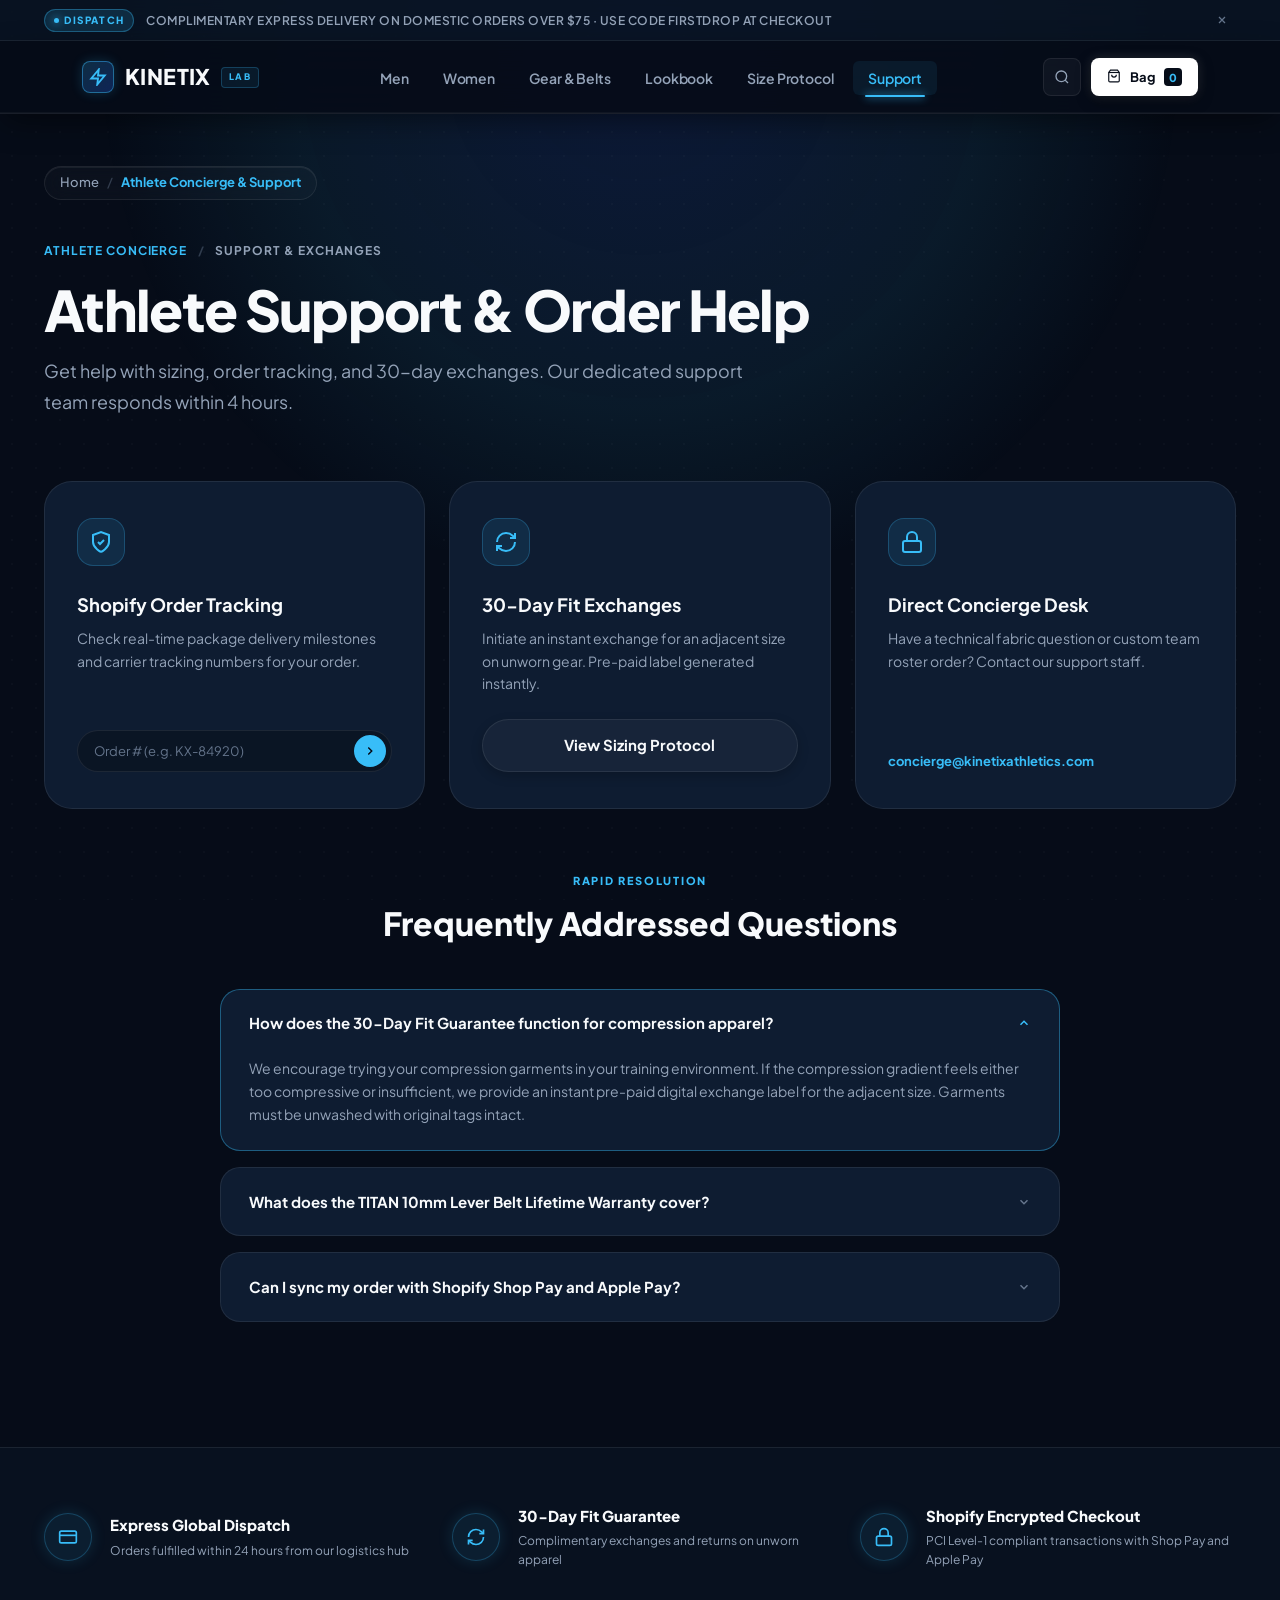
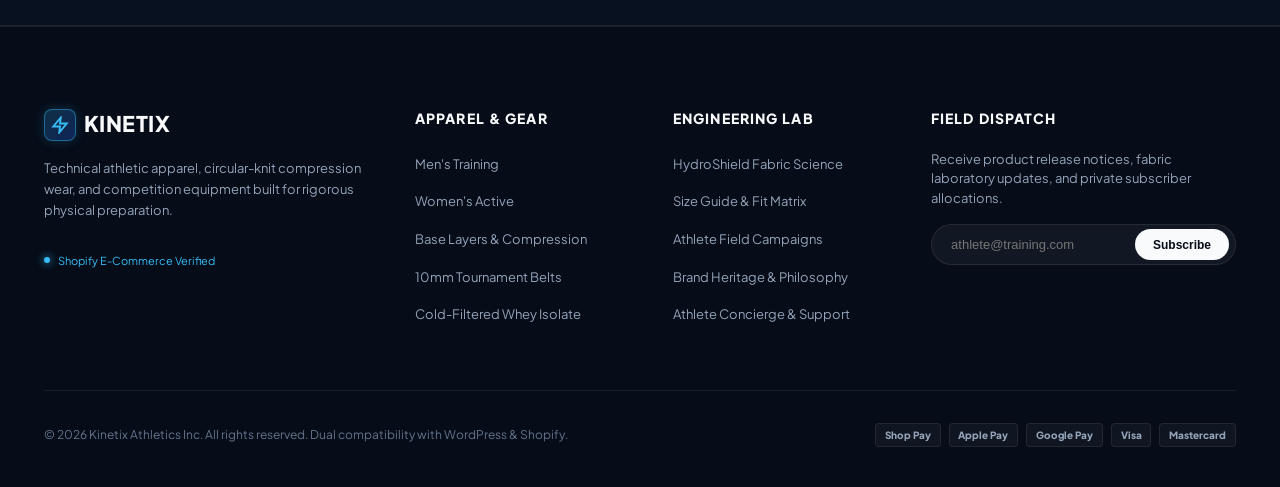
<file: docs/contact.html>
<!DOCTYPE html>
<html lang="en">
<head>
    <meta charset="UTF-8">
    <meta name="viewport" content="width=device-width, initial-scale=1.0, maximum-scale=5.0">
    <title>Athlete Support &amp; Concierge &middot; Kinetix Athletics</title>
    <meta name="description" content="High-performance athletic apparel, 10mm steerhide powerlifting belts, and circular-knit compression wear. Dual-platform Shopify checkout.">
    <meta name="robots" content="index, follow">
    
    <!-- Open Graph -->
    <meta property="og:site_name" content="Kinetix Athletics">
    <meta property="og:type" content="website">
    <meta property="og:title" content="Athlete Support &amp; Concierge &middot; Kinetix Athletics">
    <meta property="og:description" content="High-performance athletic apparel, 10mm steerhide powerlifting belts, and circular-knit compression wear.">
    <meta property="og:image" content="assets/images/hero-athlete.jpg">
    <meta property="og:image:width" content="1200">
    <meta property="og:image:height" content="900">

    <!-- Twitter -->
    <meta name="twitter:card" content="summary_large_image">
    <meta name="twitter:site" content="@kinetixathletics">
    <meta name="twitter:title" content="Athlete Support &amp; Concierge &middot; Kinetix Athletics">
    <meta name="twitter:description" content="High-performance athletic apparel, 10mm steerhide powerlifting belts, and circular-knit compression wear.">
    <meta name="twitter:image" content="assets/images/hero-athlete.jpg">

    <!-- Fonts -->
    <link rel="preconnect" href="https://fonts.googleapis.com">
    <link rel="preconnect" href="https://fonts.gstatic.com" crossorigin>
    <link href="https://fonts.googleapis.com/css2?family=Plus+Jakarta+Sans:wght@300;400;500;600;700;800;900&family=Inter:wght@400;500;600;700&family=JetBrains+Mono:wght@500;700;800&display=swap" rel="stylesheet">
    
    <!-- Stylesheets -->
    <link rel="stylesheet" href="assets/css/theme.css?v=1.3.7">
    <link rel="stylesheet" href="assets/css/cart-drawer.css?v=1.3.7">
</head>
<body class="kinetix-body">

<a class="skip-link screen-reader-text" href="#kinetix-main-content">Skip to content</a>

<!-- Announcement Bar -->
<aside class="kinetix-ticker-bar" role="complementary" aria-label="Announcement">
    <div class="kinetix-container ticker-inner">
        <span class="ticker-badge">DISPATCH</span>
        <div class="ticker-marquee-text">
            Complimentary express delivery on domestic orders over $75 &middot; Use code FIRSTDROP at checkout
        </div>
        <button type="button" class="ticker-close" aria-label="Close banner" onclick="this.closest('.kinetix-ticker-bar').style.display='none'">
            <svg width="12" height="12" viewBox="0 0 24 24" fill="none" stroke="currentColor" stroke-width="2.5"><path d="M18 6 6 18M6 6l12 12"/></svg>
        </button>
    </div>
</aside>

<!-- Performance Fluid Island Navbar -->
<header id="kinetix-site-header" class="kinetix-header-wrap">
    <div class="kinetix-container">
        <nav class="kinetix-navbar" aria-label="Main Navigation">
            <!-- Brand Logo -->
            <div class="kinetix-brand-area">
                <a href="index.html" class="kinetix-logo" rel="home">
                    <span class="logo-mark">
                        <svg width="18" height="18" viewBox="0 0 24 24" fill="none" stroke="currentColor" stroke-width="2.5"><polygon points="13 2 3 14 12 14 11 22 21 10 12 10 13 2"/></svg>
                    </span>
                    <span class="logo-text">KINETIX</span>
                    <span class="logo-sub">LAB</span>
                </a>
            </div>

            <!-- Nav Links -->
            <div class="kinetix-nav-links-wrap">
                <ul class="kinetix-nav-list">
                    <li><a href="shop.html?cat=mens-training" class="nav-link">Men</a></li>
                    <li><a href="shop.html?cat=womens-activewear" class="nav-link">Women</a></li>
                    <li><a href="shop.html?cat=gym-gear-equipment" class="nav-link">Gear &amp; Belts</a></li>
                    <li><a href="lookbook.html" class="nav-link">Lookbook</a></li>
                    <li><a href="sizing.html" class="nav-link">Size Protocol</a></li>
                    <li><a href="contact.html" class="nav-link active">Support</a></li>
                </ul>
            </div>

            <!-- Actions: Bag Trigger & Mobile Menu -->
            <div class="kinetix-header-actions">
                <a href="shop.html" class="kinetix-icon-btn" aria-label="Search catalog">
                    <svg width="16" height="16" viewBox="0 0 24 24" fill="none" stroke="currentColor" stroke-width="2"><circle cx="11" cy="11" r="8"/><path d="m21 21-4.3-4.3"/></svg>
                </a>

                <!-- Shopping Bag Button -->
                <button type="button" class="kinetix-bag-btn" id="kinetix-open-bag" aria-label="View shopping bag">
                    <span class="bag-icon-circle">
                        <svg width="14" height="14" viewBox="0 0 24 24" fill="none" stroke="currentColor" stroke-width="2"><path d="M6 2 3 6v14a2 2 0 0 0 2 2h14a2 2 0 0 0 2-2V6l-3-4Z"/><path d="M3 6h18"/><path d="M16 10a4 4 0 0 1-8 0"/></svg>
                    </span>
                    <span class="bag-label">Bag</span>
                    <span class="bag-count-badge" id="kinetix-cart-count">0</span>
                </button>

                <!-- Mobile Menu Button -->
                <button type="button" class="kinetix-hamburger" id="kinetix-mobile-btn" aria-label="Toggle navigation">
                    <span class="h-bar top"></span>
                    <span class="h-bar bottom"></span>
                </button>
            </div>
        </nav>
    </div>

    <!-- Mobile Navigation Overlay -->
    <div id="kinetix-mobile-overlay" class="kinetix-mobile-nav" aria-hidden="true">
        <ul class="mobile-links-list">
            <li><a href="shop.html?cat=mens-training">Men's Apparel</a></li>
            <li><a href="shop.html?cat=womens-activewear">Women's Activewear</a></li>
            <li><a href="shop.html?cat=gym-gear-equipment">Gear &amp; Hardware</a></li>
            <li><a href="lookbook.html">Athlete Lookbook &amp; Drops</a></li>
            <li><a href="sizing.html">Size Protocol &amp; Measurements</a></li>
            <li><a href="contact.html">Customer Support &amp; Help</a></li>
        </ul>
        <div class="mobile-nav-note">
            <span>Shopify 256-bit Encrypted Checkout Protection</span>
        </div>
    </div>
</header>

<main id="kinetix-main-content" class="kinetix-main">
    
<div class="kinetix-contact-page">
    <div class="kinetix-container">
        <nav class="kinetix-breadcrumb" aria-label="Breadcrumb">
            <a href="index.html">Home</a>
            <span class="sep">/</span>
            <span class="current">Athlete Concierge & Support</span>
        </nav>
        <header class="kinetix-page-header contact-header kinetix-reveal">
            <div class="page-hero-eyebrow">
                <span class="eyebrow-kicker">ATHLETE CONCIERGE</span>
                <span class="eyebrow-divider">/</span>
                <span class="eyebrow-meta">SUPPORT & EXCHANGES</span>
            </div>
            <h1 class="page-title">Athlete Support & Order Help</h1>
            <p class="page-lead">
                Get help with sizing, order tracking, and 30-day exchanges. Our dedicated support team responds within 4 hours.
            </p>
        </header>

        <div class="concierge-service-grid kinetix-reveal">
            <div class="concierge-service-card doppelrand-card">
                <div class="service-icon-box">
                    <svg width="24" height="24" viewBox="0 0 24 24" fill="none" stroke="currentColor" stroke-width="2"><path d="M12 22s8-4 8-10V5l-8-3-8 3v7c0 6 8 10 8 10"/><path d="m9 12 2 2 4-4"/></svg>
                </div>
                <h3 class="service-title">Shopify Order Tracking</h3>
                <p class="service-desc">Check real-time package delivery milestones and carrier tracking numbers for your order.</p>
                <form class="order-lookup-form" onsubmit="event.preventDefault(); document.getElementById('track-result').style.display='block';">
                    <div class="lookup-input-row">
                        <input type="text" placeholder="Order # (e.g. KX-84920)" required>
                        <button type="submit" class="lookup-btn" aria-label="Track package">
                            <svg width="14" height="14" viewBox="0 0 24 24" fill="none" stroke="currentColor" stroke-width="2.5"><polyline points="9 18 15 12 9 6"/></svg>
                        </button>
                    </div>
                    <div id="track-result" class="track-status-box" style="display:none;">
                        <div class="track-status-header">
                            <span class="track-dot"></span>
                            <span>DISPATCHED &middot; IN TRANSIT</span>
                        </div>
                        <div class="track-details">
                            <div class="track-row"><span>Carrier:</span> <strong>FedEx Priority Express</strong></div>
                            <div class="track-row"><span>Est. Delivery:</span> <strong>Within 48 Hours</strong></div>
                        </div>
                    </div>
                </form>
            </div>

            <div class="concierge-service-card doppelrand-card">
                <div class="service-icon-box">
                    <svg width="24" height="24" viewBox="0 0 24 24" fill="none" stroke="currentColor" stroke-width="2"><path d="M3 12a9 9 0 0 1 9-9 9.75 9.75 0 0 1 6.74 2.74L21 8"/><path d="M21 3v5h-5"/><path d="M21 12a9 9 0 0 1-9 9 9.75 9.75 0 0 1-6.74-2.74L3 16"/><path d="M8 16H3v5"/></svg>
                </div>
                <h3 class="service-title">30-Day Fit Exchanges</h3>
                <p class="service-desc">Initiate an instant exchange for an adjacent size on unworn gear. Pre-paid label generated instantly.</p>
                <a href="sizing.html" class="kinetix-btn-secondary" style="width:100%; justify-content:center;">View Sizing Protocol</a>
            </div>

            <div class="concierge-service-card doppelrand-card">
                <div class="service-icon-box">
                    <svg width="24" height="24" viewBox="0 0 24 24" fill="none" stroke="currentColor" stroke-width="2"><rect width="18" height="11" x="3" y="11" rx="2" ry="2"/><path d="M7 11V7a5 5 0 0 1 10 0v4"/></svg>
                </div>
                <h3 class="service-title">Direct Concierge Desk</h3>
                <p class="service-desc">Have a technical fabric question or custom team roster order? Contact our support staff.</p>
                <div style="font-family:var(--font-mono); font-size:0.8125rem; color:var(--accent-primary); font-weight:700;">concierge@kinetixathletics.com</div>
            </div>
        </div>

        <!-- FAQ Section -->
        <section class="kinetix-faq-section kinetix-reveal">
            <div class="section-title-wrap text-center" style="margin-bottom:2.5rem;">
                <span class="section-kicker">RAPID RESOLUTION</span>
                <h2 class="section-heading" style="font-family:var(--font-display); font-size:2rem; font-weight:800; color:var(--text-primary);">Frequently Addressed Questions</h2>
            </div>
            <div class="faq-accordion-list">
                <details class="faq-item doppelrand-card" open>
                    <summary class="faq-summary">
                        <span>How does the 30-Day Fit Guarantee function for compression apparel?</span>
                        <svg class="faq-chevron" width="14" height="14" viewBox="0 0 24 24" fill="none" stroke="currentColor" stroke-width="2.5"><polyline points="6 9 12 15 18 9"/></svg>
                    </summary>
                    <div class="faq-body">
                        <p>We encourage trying your compression garments in your training environment. If the compression gradient feels either too compressive or insufficient, we provide an instant pre-paid digital exchange label for the adjacent size. Garments must be unwashed with original tags intact.</p>
                    </div>
                </details>
                <details class="faq-item doppelrand-card">
                    <summary class="faq-summary">
                        <span>What does the TITAN 10mm Lever Belt Lifetime Warranty cover?</span>
                        <svg class="faq-chevron" width="14" height="14" viewBox="0 0 24 24" fill="none" stroke="currentColor" stroke-width="2.5"><polyline points="6 9 12 15 18 9"/></svg>
                    </summary>
                    <div class="faq-body">
                        <p>The magnesium-zinc alloy quick-flick lever mechanism and top-grain steerhide structure are warranted against structural breakage, stripping, or mechanical failure indefinitely under normal barbell and lifting usage. We replace any damaged lever clamp free of charge.</p>
                    </div>
                </details>
                <details class="faq-item doppelrand-card">
                    <summary class="faq-summary">
                        <span>Can I sync my order with Shopify Shop Pay and Apple Pay?</span>
                        <svg class="faq-chevron" width="14" height="14" viewBox="0 0 24 24" fill="none" stroke="currentColor" stroke-width="2.5"><polyline points="6 9 12 15 18 9"/></svg>
                    </summary>
                    <div class="faq-body">
                        <p>Yes. Our e-commerce bridge connects directly to Shopify PCI Level-1 certified infrastructure. You can check out with one click using Shop Pay, Apple Pay, Google Pay, or any major credit card, complete with end-to-end delivery tracking inside the Shop app.</p>
                    </div>
                </details>
            </div>
        </section>
    </div>
</div></main><!-- #kinetix-main-content -->

<!-- Athlete Value Proposition Bar -->
<section class="kinetix-trust-bar">
    <div class="kinetix-container">
        <div class="trust-grid">
            <div class="trust-item">
                <span class="trust-icon-box">
                    <svg width="20" height="20" viewBox="0 0 24 24" fill="none" stroke="currentColor" stroke-width="2"><rect width="20" height="14" x="2" y="5" rx="2"/><line x1="2" x2="22" y1="10" y2="10"/></svg>
                </span>
                <div class="trust-info">
                    <strong>Express Global Dispatch</strong>
                    <span>Orders fulfilled within 24 hours from our logistics hub</span>
                </div>
            </div>
            <div class="trust-item">
                <span class="trust-icon-box">
                    <svg width="20" height="20" viewBox="0 0 24 24" fill="none" stroke="currentColor" stroke-width="2"><path d="M3 12a9 9 0 0 1 9-9 9.75 9.75 0 0 1 6.74 2.74L21 8"/><path d="M21 3v5h-5"/><path d="M21 12a9 9 0 0 1-9 9 9.75 9.75 0 0 1-6.74-2.74L3 16"/><path d="M8 16H3v5"/></svg>
                </span>
                <div class="trust-info">
                    <strong>30-Day Fit Guarantee</strong>
                    <span>Complimentary exchanges and returns on unworn apparel</span>
                </div>
            </div>
            <div class="trust-item">
                <span class="trust-icon-box">
                    <svg width="20" height="20" viewBox="0 0 24 24" fill="none" stroke="currentColor" stroke-width="2"><rect width="18" height="11" x="3" y="11" rx="2" ry="2"/><path d="M7 11V7a5 5 0 0 1 10 0v4"/></svg>
                </span>
                <div class="trust-info">
                    <strong>Shopify Encrypted Checkout</strong>
                    <span>PCI Level-1 compliant transactions with Shop Pay and Apple Pay</span>
                </div>
            </div>
        </div>
    </div>
</section>

<!-- Main Brand Footer -->
<footer id="kinetix-site-footer" class="kinetix-footer">
    <div class="kinetix-container">
        <div class="footer-primary-grid">
            <div class="footer-col brand-col">
                <a href="index.html" class="footer-logo">
                    <span class="logo-mark">
                        <svg width="18" height="18" viewBox="0 0 24 24" fill="none" stroke="currentColor" stroke-width="2.5"><polygon points="13 2 3 14 12 14 11 22 21 10 12 10 13 2"/></svg>
                    </span>
                    <span class="logo-text">KINETIX</span>
                </a>
                <p class="footer-bio">
                    Technical athletic apparel, circular-knit compression wear, and competition equipment built for rigorous physical preparation.
                </p>
                <div class="footer-shopify-status">
                    <span class="status-indicator"></span>
                    <span>Shopify E-Commerce Verified</span>
                </div>
            </div>

            <div class="footer-col">
                <h4 class="footer-col-title">Apparel & Gear</h4>
                <ul class="footer-link-list">
                    <li><a href="shop.html">Men's Training</a></li>
                    <li><a href="shop.html">Women's Active</a></li>
                    <li><a href="shop.html">Base Layers & Compression</a></li>
                    <li><a href="shop.html">10mm Tournament Belts</a></li>
                    <li><a href="shop.html">Cold-Filtered Whey Isolate</a></li>
                </ul>
            </div>

            <div class="footer-col">
                <h4 class="footer-col-title">Engineering Lab</h4>
                <ul class="footer-link-list">
                    <li><a href="technology.html">HydroShield Fabric Science</a></li>
                    <li><a href="sizing.html">Size Guide & Fit Matrix</a></li>
                    <li><a href="lookbook.html">Athlete Field Campaigns</a></li>
                    <li><a href="about.html">Brand Heritage & Philosophy</a></li>
                    <li><a href="contact.html">Athlete Concierge & Support</a></li>
                </ul>
            </div>

            <div class="footer-col newsletter-col">
                <h4 class="footer-col-title">Field Dispatch</h4>
                <p class="newsletter-sub">
                    Receive product release notices, fabric laboratory updates, and private subscriber allocations.
                </p>
                <form class="kinetix-newsletter-form" onsubmit="event.preventDefault(); this.querySelector('button').innerText = 'ENROLLED';">
                    <div class="newsletter-form-group">
                        <input type="email" placeholder="athlete@training.com" required aria-label="Email Address">
                        <button type="submit" class="newsletter-btn">Subscribe</button>
                    </div>
                </form>
            </div>
        </div>

        <div class="footer-bottom-bar">
            <div class="footer-copy">
                &copy; 2026 Kinetix Athletics Inc. All rights reserved. Dual compatibility with WordPress & Shopify.
            </div>
            <div class="footer-badges">
                <span class="pay-badge">Shop Pay</span>
                <span class="pay-badge">Apple Pay</span>
                <span class="pay-badge">Google Pay</span>
                <span class="pay-badge">Visa</span>
                <span class="pay-badge">Mastercard</span>
            </div>
        </div>
    </div>
</footer>

<!-- SLIDE-OUT SHOPPING BAG DRAWER -->
<div id="kinetix-cart-drawer" class="kinetix-drawer" aria-hidden="true" role="dialog" aria-modal="true" aria-labelledby="kinetix-drawer-heading">
    <div class="kinetix-drawer-backdrop" id="kinetix-drawer-backdrop"></div>
    <div class="kinetix-drawer-panel">
        <div class="kinetix-drawer-header">
            <div class="drawer-heading-row">
                <span class="heading-glyph">
                    <svg width="18" height="18" viewBox="0 0 24 24" fill="none" stroke="currentColor" stroke-width="2.5"><polygon points="13 2 3 14 12 14 11 22 21 10 12 10 13 2"/></svg>
                </span>
                <h3 id="kinetix-drawer-heading" class="drawer-title">Shopping Bag</h3>
                <span class="drawer-count-tag" id="kinetix-drawer-count">(0)</span>
            </div>
            <button type="button" class="drawer-close-btn" id="kinetix-close-bag" aria-label="Close bag">
                <svg width="14" height="14" viewBox="0 0 24 24" fill="none" stroke="currentColor" stroke-width="2"><path d="M18 6 6 18M6 6l12 12"/></svg>
            </button>
        </div>

        <div class="kinetix-shipping-meter-wrap" id="kinetix-shipping-meter">
            <div class="meter-text-row">
                <span class="meter-msg" id="kinetix-meter-msg">Add $75.00 more for complimentary express delivery</span>
                <span class="meter-pct" id="kinetix-meter-pct">0%</span>
            </div>
            <div class="meter-progress-track">
                <div class="meter-progress-fill" id="kinetix-meter-bar" style="width: 0%;"></div>
            </div>
        </div>

        <div class="kinetix-drawer-items" id="kinetix-drawer-items-list"></div>

        <div class="kinetix-drawer-footer" id="kinetix-drawer-footer">
            <div class="drawer-subtotal-line">
                <span class="subtotal-label">Order Subtotal</span>
                <span class="subtotal-val" id="kinetix-cart-subtotal">$0.00</span>
            </div>
            <p class="drawer-shipping-note">
                Taxes, duties, and gift codes calculated at Shopify secure checkout.
            </p>
            <button type="button" class="kinetix-btn-checkout" id="kinetix-checkout-btn">
                <span>Proceed to Shopify Checkout</span>
                <span class="checkout-arrow">
                    <svg width="16" height="16" viewBox="0 0 24 24" fill="none" stroke="currentColor" stroke-width="2.5"><path d="M5 12h14M12 5l7 7-7 7"/></svg>
                </span>
            </button>
            <div class="drawer-security-row">
                <svg width="12" height="12" viewBox="0 0 24 24" fill="none" stroke="currentColor" stroke-width="2"><rect width="18" height="11" x="3" y="11" rx="2" ry="2"/><path d="M7 11V7a5 5 0 0 1 10 0v4"/></svg>
                <span>Encrypted 256-Bit SSL Shopify Payment Gateway</span>
            </div>
        </div>
    </div>
</div>

<!-- Toast -->
<div id="kinetix-toast" class="kinetix-toast" role="status" aria-live="polite">
    <div class="toast-inner">
        <span class="toast-bolt">
            <svg width="14" height="14" viewBox="0 0 24 24" fill="none" stroke="currentColor" stroke-width="2.5"><polyline points="20 6 9 17 4 12"/></svg>
        </span>
        <span class="toast-msg" id="kinetix-toast-msg">Item added to your bag</span>
    </div>
</div>

<!-- JavaScript Engine -->
<script src="assets/js/theme.js?v=1.3.7"></script>
<script src="assets/js/cart-drawer.js?v=1.3.7"></script>
</body>
</html>
</file>
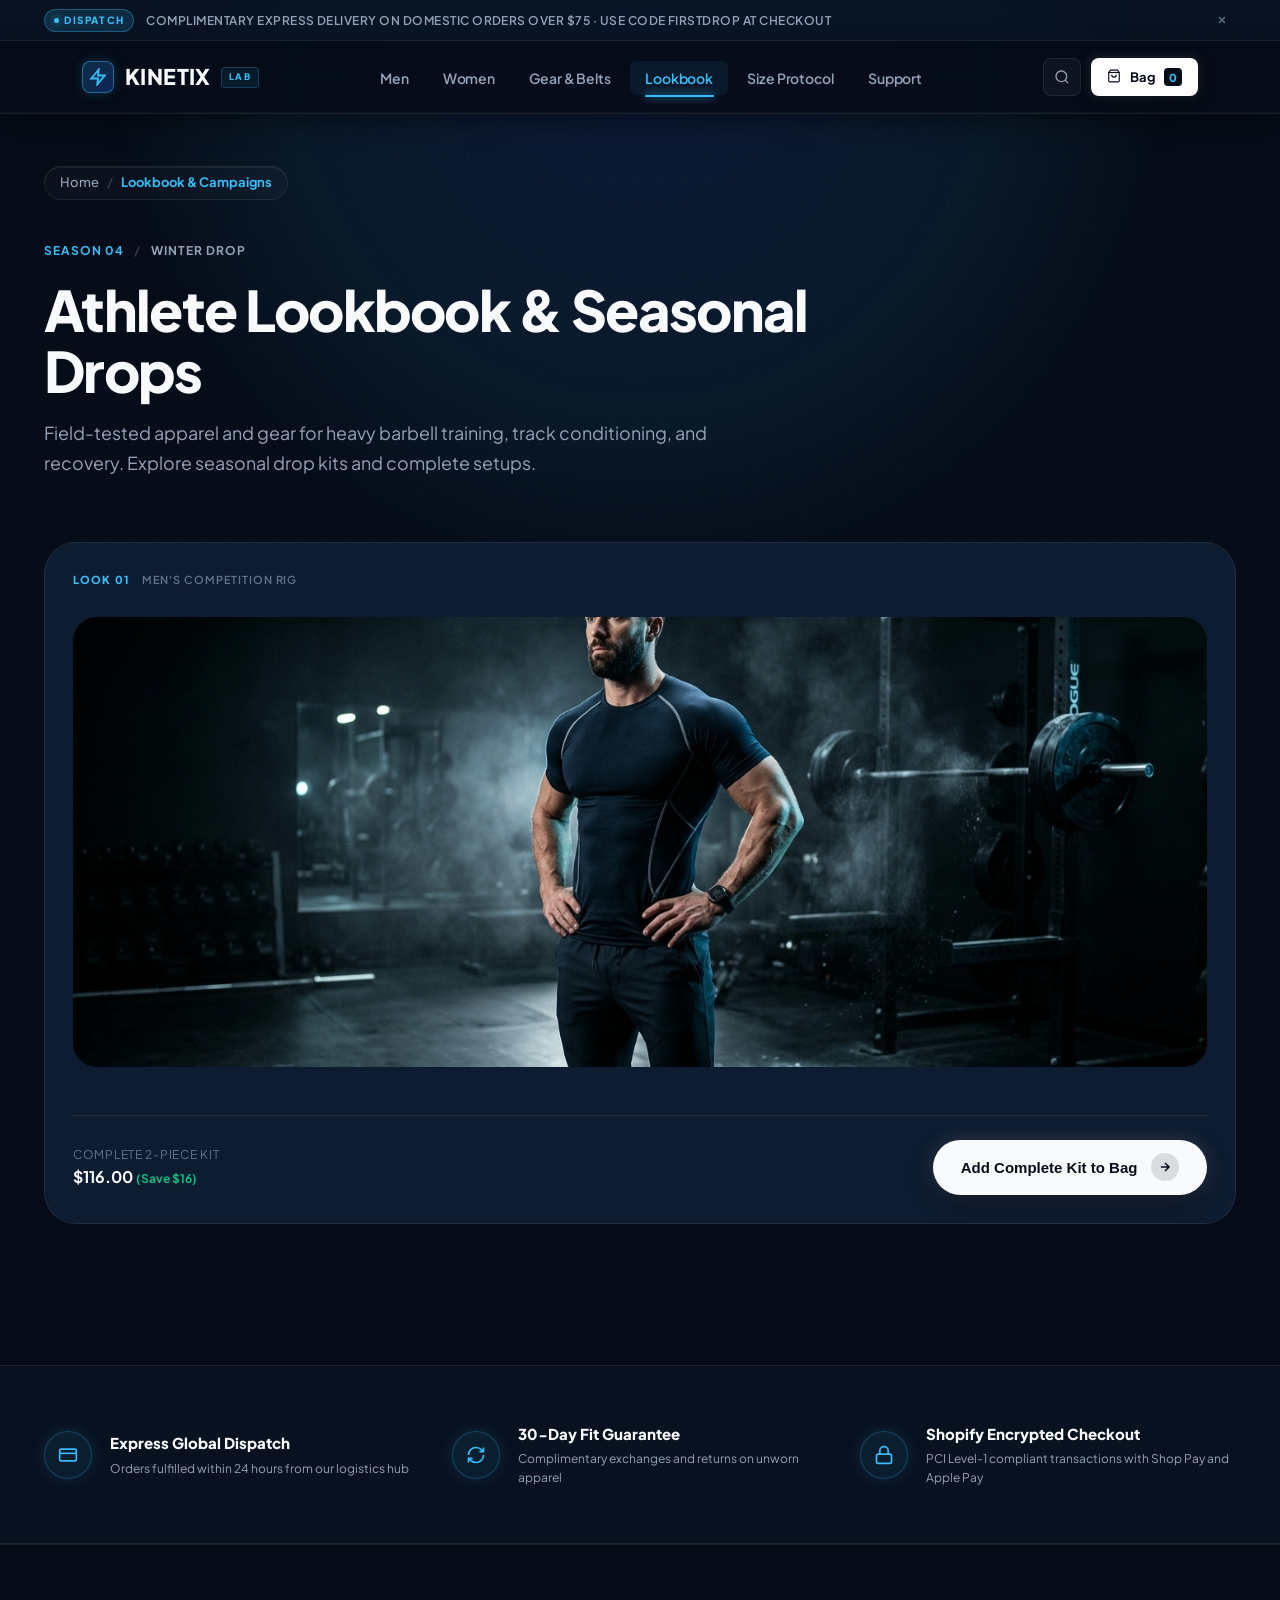
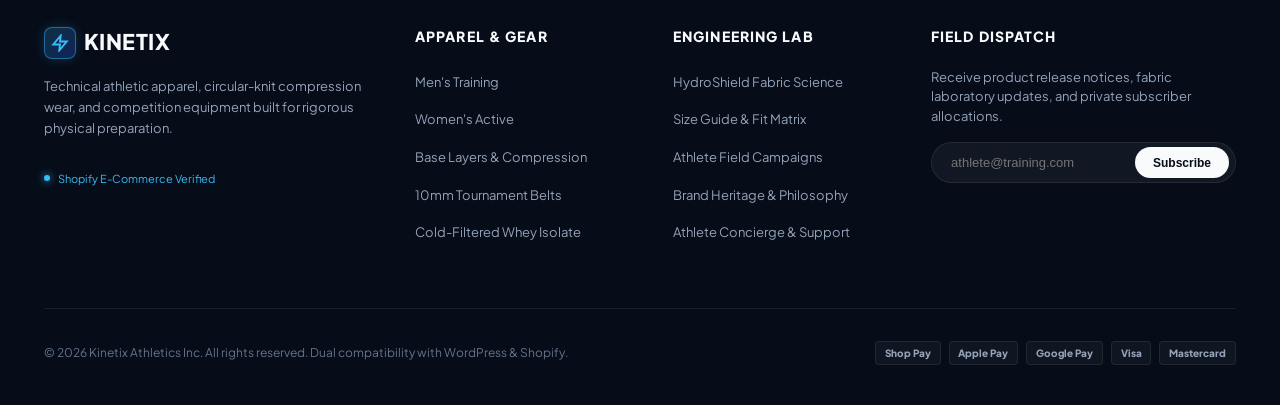
<file: docs/lookbook.html>
<!DOCTYPE html>
<html lang="en">
<head>
    <meta charset="UTF-8">
    <meta name="viewport" content="width=device-width, initial-scale=1.0, maximum-scale=5.0">
    <title>Athlete Lookbook &amp; Drops &middot; Kinetix Athletics</title>
    <meta name="description" content="High-performance athletic apparel, 10mm steerhide powerlifting belts, and circular-knit compression wear. Dual-platform Shopify checkout.">
    <meta name="robots" content="index, follow">
    
    <!-- Open Graph -->
    <meta property="og:site_name" content="Kinetix Athletics">
    <meta property="og:type" content="website">
    <meta property="og:title" content="Athlete Lookbook &amp; Drops &middot; Kinetix Athletics">
    <meta property="og:description" content="High-performance athletic apparel, 10mm steerhide powerlifting belts, and circular-knit compression wear.">
    <meta property="og:image" content="assets/images/hero-athlete.jpg">
    <meta property="og:image:width" content="1200">
    <meta property="og:image:height" content="900">

    <!-- Twitter -->
    <meta name="twitter:card" content="summary_large_image">
    <meta name="twitter:site" content="@kinetixathletics">
    <meta name="twitter:title" content="Athlete Lookbook &amp; Drops &middot; Kinetix Athletics">
    <meta name="twitter:description" content="High-performance athletic apparel, 10mm steerhide powerlifting belts, and circular-knit compression wear.">
    <meta name="twitter:image" content="assets/images/hero-athlete.jpg">

    <!-- Fonts -->
    <link rel="preconnect" href="https://fonts.googleapis.com">
    <link rel="preconnect" href="https://fonts.gstatic.com" crossorigin>
    <link href="https://fonts.googleapis.com/css2?family=Plus+Jakarta+Sans:wght@300;400;500;600;700;800;900&family=Inter:wght@400;500;600;700&family=JetBrains+Mono:wght@500;700;800&display=swap" rel="stylesheet">
    
    <!-- Stylesheets -->
    <link rel="stylesheet" href="assets/css/theme.css?v=1.3.7">
    <link rel="stylesheet" href="assets/css/cart-drawer.css?v=1.3.7">
</head>
<body class="kinetix-body">

<a class="skip-link screen-reader-text" href="#kinetix-main-content">Skip to content</a>

<!-- Announcement Bar -->
<aside class="kinetix-ticker-bar" role="complementary" aria-label="Announcement">
    <div class="kinetix-container ticker-inner">
        <span class="ticker-badge">DISPATCH</span>
        <div class="ticker-marquee-text">
            Complimentary express delivery on domestic orders over $75 &middot; Use code FIRSTDROP at checkout
        </div>
        <button type="button" class="ticker-close" aria-label="Close banner" onclick="this.closest('.kinetix-ticker-bar').style.display='none'">
            <svg width="12" height="12" viewBox="0 0 24 24" fill="none" stroke="currentColor" stroke-width="2.5"><path d="M18 6 6 18M6 6l12 12"/></svg>
        </button>
    </div>
</aside>

<!-- Performance Fluid Island Navbar -->
<header id="kinetix-site-header" class="kinetix-header-wrap">
    <div class="kinetix-container">
        <nav class="kinetix-navbar" aria-label="Main Navigation">
            <!-- Brand Logo -->
            <div class="kinetix-brand-area">
                <a href="index.html" class="kinetix-logo" rel="home">
                    <span class="logo-mark">
                        <svg width="18" height="18" viewBox="0 0 24 24" fill="none" stroke="currentColor" stroke-width="2.5"><polygon points="13 2 3 14 12 14 11 22 21 10 12 10 13 2"/></svg>
                    </span>
                    <span class="logo-text">KINETIX</span>
                    <span class="logo-sub">LAB</span>
                </a>
            </div>

            <!-- Nav Links -->
            <div class="kinetix-nav-links-wrap">
                <ul class="kinetix-nav-list">
                    <li><a href="shop.html?cat=mens-training" class="nav-link">Men</a></li>
                    <li><a href="shop.html?cat=womens-activewear" class="nav-link">Women</a></li>
                    <li><a href="shop.html?cat=gym-gear-equipment" class="nav-link">Gear &amp; Belts</a></li>
                    <li><a href="lookbook.html" class="nav-link active">Lookbook</a></li>
                    <li><a href="sizing.html" class="nav-link">Size Protocol</a></li>
                    <li><a href="contact.html" class="nav-link">Support</a></li>
                </ul>
            </div>

            <!-- Actions: Bag Trigger & Mobile Menu -->
            <div class="kinetix-header-actions">
                <a href="shop.html" class="kinetix-icon-btn" aria-label="Search catalog">
                    <svg width="16" height="16" viewBox="0 0 24 24" fill="none" stroke="currentColor" stroke-width="2"><circle cx="11" cy="11" r="8"/><path d="m21 21-4.3-4.3"/></svg>
                </a>

                <!-- Shopping Bag Button -->
                <button type="button" class="kinetix-bag-btn" id="kinetix-open-bag" aria-label="View shopping bag">
                    <span class="bag-icon-circle">
                        <svg width="14" height="14" viewBox="0 0 24 24" fill="none" stroke="currentColor" stroke-width="2"><path d="M6 2 3 6v14a2 2 0 0 0 2 2h14a2 2 0 0 0 2-2V6l-3-4Z"/><path d="M3 6h18"/><path d="M16 10a4 4 0 0 1-8 0"/></svg>
                    </span>
                    <span class="bag-label">Bag</span>
                    <span class="bag-count-badge" id="kinetix-cart-count">0</span>
                </button>

                <!-- Mobile Menu Button -->
                <button type="button" class="kinetix-hamburger" id="kinetix-mobile-btn" aria-label="Toggle navigation">
                    <span class="h-bar top"></span>
                    <span class="h-bar bottom"></span>
                </button>
            </div>
        </nav>
    </div>

    <!-- Mobile Navigation Overlay -->
    <div id="kinetix-mobile-overlay" class="kinetix-mobile-nav" aria-hidden="true">
        <ul class="mobile-links-list">
            <li><a href="shop.html?cat=mens-training">Men's Apparel</a></li>
            <li><a href="shop.html?cat=womens-activewear">Women's Activewear</a></li>
            <li><a href="shop.html?cat=gym-gear-equipment">Gear &amp; Hardware</a></li>
            <li><a href="lookbook.html">Athlete Lookbook &amp; Drops</a></li>
            <li><a href="sizing.html">Size Protocol &amp; Measurements</a></li>
            <li><a href="contact.html">Customer Support &amp; Help</a></li>
        </ul>
        <div class="mobile-nav-note">
            <span>Shopify 256-bit Encrypted Checkout Protection</span>
        </div>
    </div>
</header>

<main id="kinetix-main-content" class="kinetix-main">
    
<div class="kinetix-lookbook-page">
    <div class="kinetix-container">
        <nav class="kinetix-breadcrumb" aria-label="Breadcrumb">
            <a href="index.html">Home</a>
            <span class="sep">/</span>
            <span class="current">Lookbook & Campaigns</span>
        </nav>
        <header class="kinetix-page-header lookbook-header kinetix-reveal">
            <div class="page-hero-eyebrow">
                <span class="eyebrow-kicker">SEASON 04</span>
                <span class="eyebrow-divider">/</span>
                <span class="eyebrow-meta">WINTER DROP</span>
            </div>
            <h1 class="page-title">Athlete Lookbook & Seasonal Drops</h1>
            <p class="page-lead">
                Field-tested apparel and gear for heavy barbell training, track conditioning, and recovery. Explore seasonal drop kits and complete setups.
            </p>
        </header>

        <div class="kinetix-look-row kinetix-reveal">
            <div class="look-card doppelrand-card">
                <div class="card-inner-box">
                    <div class="look-tag-bar">
                        <span class="look-index">LOOK 01</span>
                        <span class="look-category">MEN'S COMPETITION RIG</span>
                    </div>
                    <div class="look-stage-box" style="position:relative; border-radius:1.5rem; overflow:hidden; height:450px;">
                        <img src="assets/images/hero-athlete.jpg" alt="Winter Competition Athlete Kit" style="width:100%; height:100%; object-fit:cover;">
                        <div class="photo-ambient-vignette"></div>
                    </div>
                    <div class="look-bundle-action">
                        <div class="bundle-pricing">
                            <span class="bundle-lbl">Complete 2-Piece Kit</span>
                            <strong class="bundle-price">$116.00 <span style="font-size:0.75rem; color:var(--accent-emerald);">(Save $16)</span></strong>
                        </div>
                        <button type="button" class="kinetix-btn-primary kinetix-add-to-cart-trigger" data-product-id="hero-velocity-tee" data-title="Winter Competition Kit" data-price="116.00" data-size="L" data-color="Onyx Black">
                            <span>Add Complete Kit to Bag</span>
                            <span class="btn-arrow-circle">
                                <svg width="14" height="14" viewBox="0 0 24 24" fill="none" stroke="currentColor" stroke-width="2.5"><path d="M5 12h14M12 5l7 7-7 7"/></svg>
                            </span>
                        </button>
                    </div>
                </div>
            </div>
        </div>
    </div>
</div></main><!-- #kinetix-main-content -->

<!-- Athlete Value Proposition Bar -->
<section class="kinetix-trust-bar">
    <div class="kinetix-container">
        <div class="trust-grid">
            <div class="trust-item">
                <span class="trust-icon-box">
                    <svg width="20" height="20" viewBox="0 0 24 24" fill="none" stroke="currentColor" stroke-width="2"><rect width="20" height="14" x="2" y="5" rx="2"/><line x1="2" x2="22" y1="10" y2="10"/></svg>
                </span>
                <div class="trust-info">
                    <strong>Express Global Dispatch</strong>
                    <span>Orders fulfilled within 24 hours from our logistics hub</span>
                </div>
            </div>
            <div class="trust-item">
                <span class="trust-icon-box">
                    <svg width="20" height="20" viewBox="0 0 24 24" fill="none" stroke="currentColor" stroke-width="2"><path d="M3 12a9 9 0 0 1 9-9 9.75 9.75 0 0 1 6.74 2.74L21 8"/><path d="M21 3v5h-5"/><path d="M21 12a9 9 0 0 1-9 9 9.75 9.75 0 0 1-6.74-2.74L3 16"/><path d="M8 16H3v5"/></svg>
                </span>
                <div class="trust-info">
                    <strong>30-Day Fit Guarantee</strong>
                    <span>Complimentary exchanges and returns on unworn apparel</span>
                </div>
            </div>
            <div class="trust-item">
                <span class="trust-icon-box">
                    <svg width="20" height="20" viewBox="0 0 24 24" fill="none" stroke="currentColor" stroke-width="2"><rect width="18" height="11" x="3" y="11" rx="2" ry="2"/><path d="M7 11V7a5 5 0 0 1 10 0v4"/></svg>
                </span>
                <div class="trust-info">
                    <strong>Shopify Encrypted Checkout</strong>
                    <span>PCI Level-1 compliant transactions with Shop Pay and Apple Pay</span>
                </div>
            </div>
        </div>
    </div>
</section>

<!-- Main Brand Footer -->
<footer id="kinetix-site-footer" class="kinetix-footer">
    <div class="kinetix-container">
        <div class="footer-primary-grid">
            <div class="footer-col brand-col">
                <a href="index.html" class="footer-logo">
                    <span class="logo-mark">
                        <svg width="18" height="18" viewBox="0 0 24 24" fill="none" stroke="currentColor" stroke-width="2.5"><polygon points="13 2 3 14 12 14 11 22 21 10 12 10 13 2"/></svg>
                    </span>
                    <span class="logo-text">KINETIX</span>
                </a>
                <p class="footer-bio">
                    Technical athletic apparel, circular-knit compression wear, and competition equipment built for rigorous physical preparation.
                </p>
                <div class="footer-shopify-status">
                    <span class="status-indicator"></span>
                    <span>Shopify E-Commerce Verified</span>
                </div>
            </div>

            <div class="footer-col">
                <h4 class="footer-col-title">Apparel & Gear</h4>
                <ul class="footer-link-list">
                    <li><a href="shop.html">Men's Training</a></li>
                    <li><a href="shop.html">Women's Active</a></li>
                    <li><a href="shop.html">Base Layers & Compression</a></li>
                    <li><a href="shop.html">10mm Tournament Belts</a></li>
                    <li><a href="shop.html">Cold-Filtered Whey Isolate</a></li>
                </ul>
            </div>

            <div class="footer-col">
                <h4 class="footer-col-title">Engineering Lab</h4>
                <ul class="footer-link-list">
                    <li><a href="technology.html">HydroShield Fabric Science</a></li>
                    <li><a href="sizing.html">Size Guide & Fit Matrix</a></li>
                    <li><a href="lookbook.html">Athlete Field Campaigns</a></li>
                    <li><a href="about.html">Brand Heritage & Philosophy</a></li>
                    <li><a href="contact.html">Athlete Concierge & Support</a></li>
                </ul>
            </div>

            <div class="footer-col newsletter-col">
                <h4 class="footer-col-title">Field Dispatch</h4>
                <p class="newsletter-sub">
                    Receive product release notices, fabric laboratory updates, and private subscriber allocations.
                </p>
                <form class="kinetix-newsletter-form" onsubmit="event.preventDefault(); this.querySelector('button').innerText = 'ENROLLED';">
                    <div class="newsletter-form-group">
                        <input type="email" placeholder="athlete@training.com" required aria-label="Email Address">
                        <button type="submit" class="newsletter-btn">Subscribe</button>
                    </div>
                </form>
            </div>
        </div>

        <div class="footer-bottom-bar">
            <div class="footer-copy">
                &copy; 2026 Kinetix Athletics Inc. All rights reserved. Dual compatibility with WordPress & Shopify.
            </div>
            <div class="footer-badges">
                <span class="pay-badge">Shop Pay</span>
                <span class="pay-badge">Apple Pay</span>
                <span class="pay-badge">Google Pay</span>
                <span class="pay-badge">Visa</span>
                <span class="pay-badge">Mastercard</span>
            </div>
        </div>
    </div>
</footer>

<!-- SLIDE-OUT SHOPPING BAG DRAWER -->
<div id="kinetix-cart-drawer" class="kinetix-drawer" aria-hidden="true" role="dialog" aria-modal="true" aria-labelledby="kinetix-drawer-heading">
    <div class="kinetix-drawer-backdrop" id="kinetix-drawer-backdrop"></div>
    <div class="kinetix-drawer-panel">
        <div class="kinetix-drawer-header">
            <div class="drawer-heading-row">
                <span class="heading-glyph">
                    <svg width="18" height="18" viewBox="0 0 24 24" fill="none" stroke="currentColor" stroke-width="2.5"><polygon points="13 2 3 14 12 14 11 22 21 10 12 10 13 2"/></svg>
                </span>
                <h3 id="kinetix-drawer-heading" class="drawer-title">Shopping Bag</h3>
                <span class="drawer-count-tag" id="kinetix-drawer-count">(0)</span>
            </div>
            <button type="button" class="drawer-close-btn" id="kinetix-close-bag" aria-label="Close bag">
                <svg width="14" height="14" viewBox="0 0 24 24" fill="none" stroke="currentColor" stroke-width="2"><path d="M18 6 6 18M6 6l12 12"/></svg>
            </button>
        </div>

        <div class="kinetix-shipping-meter-wrap" id="kinetix-shipping-meter">
            <div class="meter-text-row">
                <span class="meter-msg" id="kinetix-meter-msg">Add $75.00 more for complimentary express delivery</span>
                <span class="meter-pct" id="kinetix-meter-pct">0%</span>
            </div>
            <div class="meter-progress-track">
                <div class="meter-progress-fill" id="kinetix-meter-bar" style="width: 0%;"></div>
            </div>
        </div>

        <div class="kinetix-drawer-items" id="kinetix-drawer-items-list"></div>

        <div class="kinetix-drawer-footer" id="kinetix-drawer-footer">
            <div class="drawer-subtotal-line">
                <span class="subtotal-label">Order Subtotal</span>
                <span class="subtotal-val" id="kinetix-cart-subtotal">$0.00</span>
            </div>
            <p class="drawer-shipping-note">
                Taxes, duties, and gift codes calculated at Shopify secure checkout.
            </p>
            <button type="button" class="kinetix-btn-checkout" id="kinetix-checkout-btn">
                <span>Proceed to Shopify Checkout</span>
                <span class="checkout-arrow">
                    <svg width="16" height="16" viewBox="0 0 24 24" fill="none" stroke="currentColor" stroke-width="2.5"><path d="M5 12h14M12 5l7 7-7 7"/></svg>
                </span>
            </button>
            <div class="drawer-security-row">
                <svg width="12" height="12" viewBox="0 0 24 24" fill="none" stroke="currentColor" stroke-width="2"><rect width="18" height="11" x="3" y="11" rx="2" ry="2"/><path d="M7 11V7a5 5 0 0 1 10 0v4"/></svg>
                <span>Encrypted 256-Bit SSL Shopify Payment Gateway</span>
            </div>
        </div>
    </div>
</div>

<!-- Toast -->
<div id="kinetix-toast" class="kinetix-toast" role="status" aria-live="polite">
    <div class="toast-inner">
        <span class="toast-bolt">
            <svg width="14" height="14" viewBox="0 0 24 24" fill="none" stroke="currentColor" stroke-width="2.5"><polyline points="20 6 9 17 4 12"/></svg>
        </span>
        <span class="toast-msg" id="kinetix-toast-msg">Item added to your bag</span>
    </div>
</div>

<!-- JavaScript Engine -->
<script src="assets/js/theme.js?v=1.3.7"></script>
<script src="assets/js/cart-drawer.js?v=1.3.7"></script>
</body>
</html>
</file>
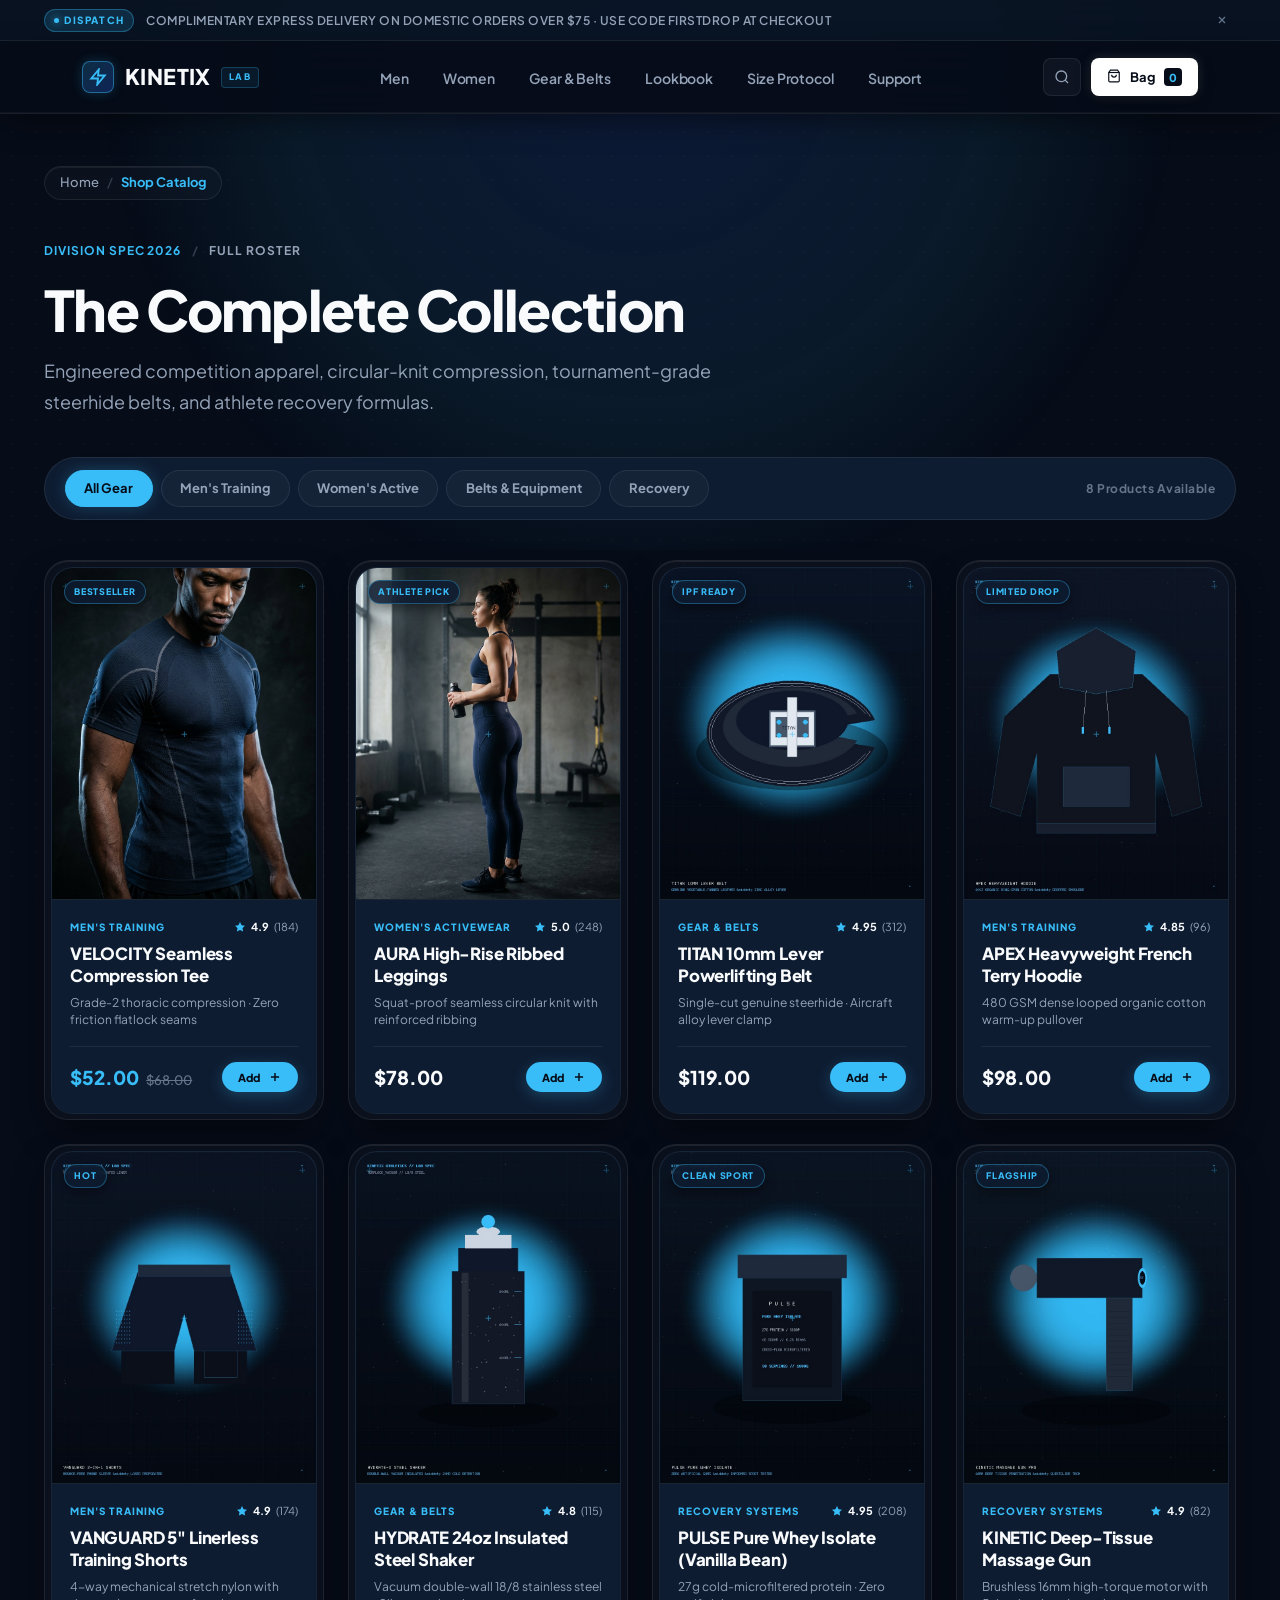
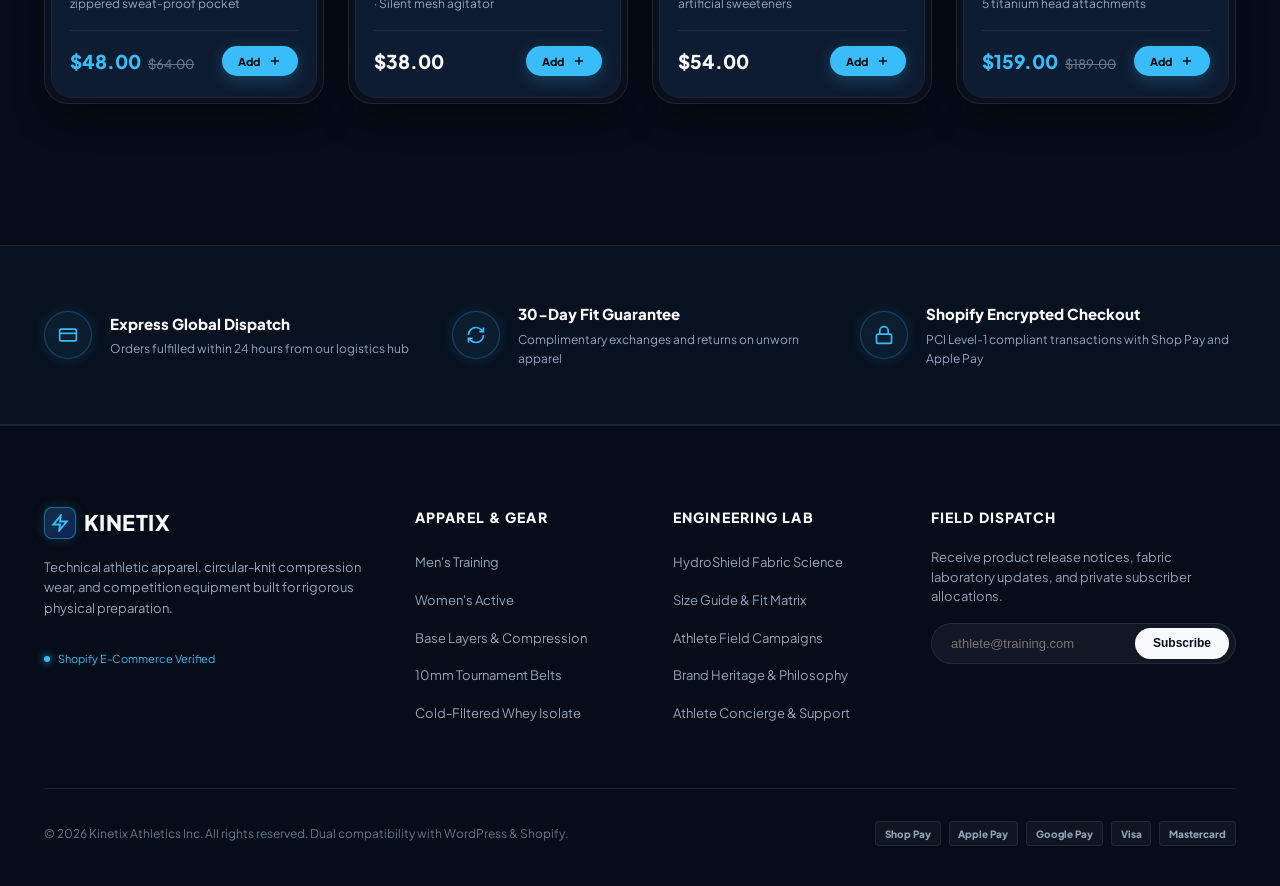
<file: docs/shop.html>
<!DOCTYPE html>
<html lang="en">
<head>
    <meta charset="UTF-8">
    <meta name="viewport" content="width=device-width, initial-scale=1.0, maximum-scale=5.0">
    <title>Shop All Products &amp; Gear &middot; Kinetix Athletics</title>
    <meta name="description" content="High-performance athletic apparel, 10mm steerhide powerlifting belts, and circular-knit compression wear. Dual-platform Shopify checkout.">
    <meta name="robots" content="index, follow">
    
    <!-- Open Graph -->
    <meta property="og:site_name" content="Kinetix Athletics">
    <meta property="og:type" content="website">
    <meta property="og:title" content="Shop All Products &amp; Gear &middot; Kinetix Athletics">
    <meta property="og:description" content="High-performance athletic apparel, 10mm steerhide powerlifting belts, and circular-knit compression wear.">
    <meta property="og:image" content="assets/images/hero-athlete.jpg">
    <meta property="og:image:width" content="1200">
    <meta property="og:image:height" content="900">

    <!-- Twitter -->
    <meta name="twitter:card" content="summary_large_image">
    <meta name="twitter:site" content="@kinetixathletics">
    <meta name="twitter:title" content="Shop All Products &amp; Gear &middot; Kinetix Athletics">
    <meta name="twitter:description" content="High-performance athletic apparel, 10mm steerhide powerlifting belts, and circular-knit compression wear.">
    <meta name="twitter:image" content="assets/images/hero-athlete.jpg">

    <!-- Fonts -->
    <link rel="preconnect" href="https://fonts.googleapis.com">
    <link rel="preconnect" href="https://fonts.gstatic.com" crossorigin>
    <link href="https://fonts.googleapis.com/css2?family=Plus+Jakarta+Sans:wght@300;400;500;600;700;800;900&family=Inter:wght@400;500;600;700&family=JetBrains+Mono:wght@500;700;800&display=swap" rel="stylesheet">
    
    <!-- Stylesheets -->
    <link rel="stylesheet" href="assets/css/theme.css?v=1.3.7">
    <link rel="stylesheet" href="assets/css/cart-drawer.css?v=1.3.7">
</head>
<body class="kinetix-body">

<a class="skip-link screen-reader-text" href="#kinetix-main-content">Skip to content</a>

<!-- Announcement Bar -->
<aside class="kinetix-ticker-bar" role="complementary" aria-label="Announcement">
    <div class="kinetix-container ticker-inner">
        <span class="ticker-badge">DISPATCH</span>
        <div class="ticker-marquee-text">
            Complimentary express delivery on domestic orders over $75 &middot; Use code FIRSTDROP at checkout
        </div>
        <button type="button" class="ticker-close" aria-label="Close banner" onclick="this.closest('.kinetix-ticker-bar').style.display='none'">
            <svg width="12" height="12" viewBox="0 0 24 24" fill="none" stroke="currentColor" stroke-width="2.5"><path d="M18 6 6 18M6 6l12 12"/></svg>
        </button>
    </div>
</aside>

<!-- Performance Fluid Island Navbar -->
<header id="kinetix-site-header" class="kinetix-header-wrap">
    <div class="kinetix-container">
        <nav class="kinetix-navbar" aria-label="Main Navigation">
            <!-- Brand Logo -->
            <div class="kinetix-brand-area">
                <a href="index.html" class="kinetix-logo" rel="home">
                    <span class="logo-mark">
                        <svg width="18" height="18" viewBox="0 0 24 24" fill="none" stroke="currentColor" stroke-width="2.5"><polygon points="13 2 3 14 12 14 11 22 21 10 12 10 13 2"/></svg>
                    </span>
                    <span class="logo-text">KINETIX</span>
                    <span class="logo-sub">LAB</span>
                </a>
            </div>

            <!-- Nav Links -->
            <div class="kinetix-nav-links-wrap">
                <ul class="kinetix-nav-list">
                    <li><a href="shop.html?cat=mens-training" class="nav-link">Men</a></li>
                    <li><a href="shop.html?cat=womens-activewear" class="nav-link">Women</a></li>
                    <li><a href="shop.html?cat=gym-gear-equipment" class="nav-link">Gear &amp; Belts</a></li>
                    <li><a href="lookbook.html" class="nav-link">Lookbook</a></li>
                    <li><a href="sizing.html" class="nav-link">Size Protocol</a></li>
                    <li><a href="contact.html" class="nav-link">Support</a></li>
                </ul>
            </div>

            <!-- Actions: Bag Trigger & Mobile Menu -->
            <div class="kinetix-header-actions">
                <a href="shop.html" class="kinetix-icon-btn" aria-label="Search catalog">
                    <svg width="16" height="16" viewBox="0 0 24 24" fill="none" stroke="currentColor" stroke-width="2"><circle cx="11" cy="11" r="8"/><path d="m21 21-4.3-4.3"/></svg>
                </a>

                <!-- Shopping Bag Button -->
                <button type="button" class="kinetix-bag-btn" id="kinetix-open-bag" aria-label="View shopping bag">
                    <span class="bag-icon-circle">
                        <svg width="14" height="14" viewBox="0 0 24 24" fill="none" stroke="currentColor" stroke-width="2"><path d="M6 2 3 6v14a2 2 0 0 0 2 2h14a2 2 0 0 0 2-2V6l-3-4Z"/><path d="M3 6h18"/><path d="M16 10a4 4 0 0 1-8 0"/></svg>
                    </span>
                    <span class="bag-label">Bag</span>
                    <span class="bag-count-badge" id="kinetix-cart-count">0</span>
                </button>

                <!-- Mobile Menu Button -->
                <button type="button" class="kinetix-hamburger" id="kinetix-mobile-btn" aria-label="Toggle navigation">
                    <span class="h-bar top"></span>
                    <span class="h-bar bottom"></span>
                </button>
            </div>
        </nav>
    </div>

    <!-- Mobile Navigation Overlay -->
    <div id="kinetix-mobile-overlay" class="kinetix-mobile-nav" aria-hidden="true">
        <ul class="mobile-links-list">
            <li><a href="shop.html?cat=mens-training">Men's Apparel</a></li>
            <li><a href="shop.html?cat=womens-activewear">Women's Activewear</a></li>
            <li><a href="shop.html?cat=gym-gear-equipment">Gear &amp; Hardware</a></li>
            <li><a href="lookbook.html">Athlete Lookbook &amp; Drops</a></li>
            <li><a href="sizing.html">Size Protocol &amp; Measurements</a></li>
            <li><a href="contact.html">Customer Support &amp; Help</a></li>
        </ul>
        <div class="mobile-nav-note">
            <span>Shopify 256-bit Encrypted Checkout Protection</span>
        </div>
    </div>
</header>

<main id="kinetix-main-content" class="kinetix-main">
    
<div class="kinetix-shop-page">
    <div class="kinetix-container">
        <nav class="kinetix-breadcrumb" aria-label="Breadcrumb">
            <a href="index.html">Home</a>
            <span class="sep">/</span>
            <span class="current">Shop Catalog</span>
        </nav>
        <header class="kinetix-shop-header kinetix-reveal">
            <div class="page-hero-eyebrow">
                <span class="eyebrow-kicker">DIVISION SPEC 2026</span>
                <span class="eyebrow-divider">/</span>
                <span class="eyebrow-meta">FULL ROSTER</span>
            </div>
            <h1 class="shop-header-title">The Complete Collection</h1>
            <p class="shop-header-desc">
                Engineered competition apparel, circular-knit compression, tournament-grade steerhide belts, and athlete recovery formulas.
            </p>
        </header>

        <div class="shop-controls-bar kinetix-reveal">
            <div class="shop-filter-pills">
                <a href="shop.html" class="shop-filter-pill active" data-cat="all">All Gear</a>
                <a href="shop.html?cat=mens-training" class="shop-filter-pill" data-cat="mens-training">Men's Training</a>
                <a href="shop.html?cat=womens-activewear" class="shop-filter-pill" data-cat="womens-activewear">Women's Active</a>
                <a href="shop.html?cat=gym-gear-equipment" class="shop-filter-pill" data-cat="gym-gear-equipment">Belts &amp; Equipment</a>
                <a href="shop.html?cat=recovery" class="shop-filter-pill" data-cat="recovery">Recovery</a>
            </div>
            <span class="catalog-count-badge">8 Products Available</span>
        </div>

        <div class="shop-catalog-grid">
            <div class="kinetix-products-grid kinetix-product-grid" id="kinetix-products-grid">    <article class="kinetix-product-card kinetix-card-shell kinetix-reveal" data-category="Men&#039;s Training">
        <div class="kinetix-card-inner">
            <div class="card-media-wrapper">
                <div class="kinetix-photo-frame">
                    <img src="assets/images/product-velocity-tee.jpg" alt="VELOCITY Seamless Compression Tee" class="kinetix-card-photo" loading="lazy">
                    <div class="photo-ambient-vignette"></div>
                    <div class="card-cad-crosshair ch-tl">+</div>
                    <div class="card-cad-crosshair ch-tr">+</div>
                    <div class="card-cad-crosshair ch-bl">+</div>
                    <div class="card-cad-crosshair ch-br">+</div>
                </div>
                <div class="card-badges-row">
                                            <span class="kinetix-badge">BESTSELLER</span>
                                    </div>
            </div>
            <div class="card-body-content">
                <div class="card-meta-line">
                    <span class="product-category">Men&#039;s Training</span>
                    <span class="product-rating">
                        <svg width="12" height="12" viewBox="0 0 24 24" fill="#38bdf8"><polygon points="12 2 15.09 8.26 22 9.27 17 14.14 18.18 21.02 12 17.77 5.82 21.02 7 14.14 2 9.27 8.91 8.26 12 2"/></svg>
                        <strong>4.9</strong>
                        <span>(184)</span>
                    </span>
                </div>
                <h3 class="product-title">VELOCITY Seamless Compression Tee</h3>
                <p class="product-subtitle">Grade-2 thoracic compression &middot; Zero friction flatlock seams</p>
                <div class="card-footer-action">
                    <div class="price-box">
                                                    <span class="sale-price">$52.00</span>
                            <span class="regular-price strike">$68.00</span>
                                            </div>
                    <button type="button" class="btn-card-add kinetix-add-to-cart-trigger"
                        data-product-id="velocity-tee"
                        data-title="VELOCITY Seamless Compression Tee"
                        data-price="52.00"
                        data-size="S"
                        data-color="Onyx Black">
                        <span>Add</span>
                        <svg width="14" height="14" viewBox="0 0 24 24" fill="none" stroke="currentColor" stroke-width="2.5"><path d="M12 5v14M5 12h14"/></svg>
                    </button>
                </div>
            </div>
        </div>
    </article>
        <article class="kinetix-product-card kinetix-card-shell kinetix-reveal" data-category="Women&#039;s Activewear">
        <div class="kinetix-card-inner">
            <div class="card-media-wrapper">
                <div class="kinetix-photo-frame">
                    <img src="assets/images/product-aura-leggings.jpg" alt="AURA High-Rise Ribbed Leggings" class="kinetix-card-photo" loading="lazy">
                    <div class="photo-ambient-vignette"></div>
                    <div class="card-cad-crosshair ch-tl">+</div>
                    <div class="card-cad-crosshair ch-tr">+</div>
                    <div class="card-cad-crosshair ch-bl">+</div>
                    <div class="card-cad-crosshair ch-br">+</div>
                </div>
                <div class="card-badges-row">
                                            <span class="kinetix-badge">ATHLETE PICK</span>
                                    </div>
            </div>
            <div class="card-body-content">
                <div class="card-meta-line">
                    <span class="product-category">Women&#039;s Activewear</span>
                    <span class="product-rating">
                        <svg width="12" height="12" viewBox="0 0 24 24" fill="#38bdf8"><polygon points="12 2 15.09 8.26 22 9.27 17 14.14 18.18 21.02 12 17.77 5.82 21.02 7 14.14 2 9.27 8.91 8.26 12 2"/></svg>
                        <strong>5.0</strong>
                        <span>(248)</span>
                    </span>
                </div>
                <h3 class="product-title">AURA High-Rise Ribbed Leggings</h3>
                <p class="product-subtitle">Squat-proof seamless circular knit with reinforced ribbing</p>
                <div class="card-footer-action">
                    <div class="price-box">
                                                    <span class="regular-price">$78.00</span>
                                            </div>
                    <button type="button" class="btn-card-add kinetix-add-to-cart-trigger"
                        data-product-id="aura-leggings"
                        data-title="AURA High-Rise Ribbed Leggings"
                        data-price="78.00"
                        data-size="XS"
                        data-color="Onyx Black">
                        <span>Add</span>
                        <svg width="14" height="14" viewBox="0 0 24 24" fill="none" stroke="currentColor" stroke-width="2.5"><path d="M12 5v14M5 12h14"/></svg>
                    </button>
                </div>
            </div>
        </div>
    </article>
        <article class="kinetix-product-card kinetix-card-shell kinetix-reveal" data-category="Gear &amp; Belts">
        <div class="kinetix-card-inner">
            <div class="card-media-wrapper">
                <div class="kinetix-photo-frame">
                    <img src="assets/images/product-titan-belt.jpg" alt="TITAN 10mm Lever Powerlifting Belt" class="kinetix-card-photo" loading="lazy">
                    <div class="photo-ambient-vignette"></div>
                    <div class="card-cad-crosshair ch-tl">+</div>
                    <div class="card-cad-crosshair ch-tr">+</div>
                    <div class="card-cad-crosshair ch-bl">+</div>
                    <div class="card-cad-crosshair ch-br">+</div>
                </div>
                <div class="card-badges-row">
                                            <span class="kinetix-badge">IPF READY</span>
                                    </div>
            </div>
            <div class="card-body-content">
                <div class="card-meta-line">
                    <span class="product-category">Gear &amp; Belts</span>
                    <span class="product-rating">
                        <svg width="12" height="12" viewBox="0 0 24 24" fill="#38bdf8"><polygon points="12 2 15.09 8.26 22 9.27 17 14.14 18.18 21.02 12 17.77 5.82 21.02 7 14.14 2 9.27 8.91 8.26 12 2"/></svg>
                        <strong>4.95</strong>
                        <span>(312)</span>
                    </span>
                </div>
                <h3 class="product-title">TITAN 10mm Lever Powerlifting Belt</h3>
                <p class="product-subtitle">Single-cut genuine steerhide &middot; Aircraft alloy lever clamp</p>
                <div class="card-footer-action">
                    <div class="price-box">
                                                    <span class="regular-price">$119.00</span>
                                            </div>
                    <button type="button" class="btn-card-add kinetix-add-to-cart-trigger"
                        data-product-id="titan-belt"
                        data-title="TITAN 10mm Lever Powerlifting Belt"
                        data-price="119.00"
                        data-size="S"
                        data-color="Onyx Black">
                        <span>Add</span>
                        <svg width="14" height="14" viewBox="0 0 24 24" fill="none" stroke="currentColor" stroke-width="2.5"><path d="M12 5v14M5 12h14"/></svg>
                    </button>
                </div>
            </div>
        </div>
    </article>
        <article class="kinetix-product-card kinetix-card-shell kinetix-reveal" data-category="Men&#039;s Training">
        <div class="kinetix-card-inner">
            <div class="card-media-wrapper">
                <div class="kinetix-photo-frame">
                    <img src="assets/images/product-apex-hoodie.jpg" alt="APEX Heavyweight French Terry Hoodie" class="kinetix-card-photo" loading="lazy">
                    <div class="photo-ambient-vignette"></div>
                    <div class="card-cad-crosshair ch-tl">+</div>
                    <div class="card-cad-crosshair ch-tr">+</div>
                    <div class="card-cad-crosshair ch-bl">+</div>
                    <div class="card-cad-crosshair ch-br">+</div>
                </div>
                <div class="card-badges-row">
                                            <span class="kinetix-badge">LIMITED DROP</span>
                                    </div>
            </div>
            <div class="card-body-content">
                <div class="card-meta-line">
                    <span class="product-category">Men&#039;s Training</span>
                    <span class="product-rating">
                        <svg width="12" height="12" viewBox="0 0 24 24" fill="#38bdf8"><polygon points="12 2 15.09 8.26 22 9.27 17 14.14 18.18 21.02 12 17.77 5.82 21.02 7 14.14 2 9.27 8.91 8.26 12 2"/></svg>
                        <strong>4.85</strong>
                        <span>(96)</span>
                    </span>
                </div>
                <h3 class="product-title">APEX Heavyweight French Terry Hoodie</h3>
                <p class="product-subtitle">480 GSM dense looped organic cotton warm-up pullover</p>
                <div class="card-footer-action">
                    <div class="price-box">
                                                    <span class="regular-price">$98.00</span>
                                            </div>
                    <button type="button" class="btn-card-add kinetix-add-to-cart-trigger"
                        data-product-id="apex-hoodie"
                        data-title="APEX Heavyweight French Terry Hoodie"
                        data-price="98.00"
                        data-size="S"
                        data-color="Onyx Black">
                        <span>Add</span>
                        <svg width="14" height="14" viewBox="0 0 24 24" fill="none" stroke="currentColor" stroke-width="2.5"><path d="M12 5v14M5 12h14"/></svg>
                    </button>
                </div>
            </div>
        </div>
    </article>
        <article class="kinetix-product-card kinetix-card-shell kinetix-reveal" data-category="Men&#039;s Training">
        <div class="kinetix-card-inner">
            <div class="card-media-wrapper">
                <div class="kinetix-photo-frame">
                    <img src="assets/images/product-vanguard-shorts.jpg" alt="VANGUARD 5&quot; Linerless Training Shorts" class="kinetix-card-photo" loading="lazy">
                    <div class="photo-ambient-vignette"></div>
                    <div class="card-cad-crosshair ch-tl">+</div>
                    <div class="card-cad-crosshair ch-tr">+</div>
                    <div class="card-cad-crosshair ch-bl">+</div>
                    <div class="card-cad-crosshair ch-br">+</div>
                </div>
                <div class="card-badges-row">
                                            <span class="kinetix-badge">HOT</span>
                                    </div>
            </div>
            <div class="card-body-content">
                <div class="card-meta-line">
                    <span class="product-category">Men&#039;s Training</span>
                    <span class="product-rating">
                        <svg width="12" height="12" viewBox="0 0 24 24" fill="#38bdf8"><polygon points="12 2 15.09 8.26 22 9.27 17 14.14 18.18 21.02 12 17.77 5.82 21.02 7 14.14 2 9.27 8.91 8.26 12 2"/></svg>
                        <strong>4.9</strong>
                        <span>(174)</span>
                    </span>
                </div>
                <h3 class="product-title">VANGUARD 5&quot; Linerless Training Shorts</h3>
                <p class="product-subtitle">4-way mechanical stretch nylon with zippered sweat-proof pocket</p>
                <div class="card-footer-action">
                    <div class="price-box">
                                                    <span class="sale-price">$48.00</span>
                            <span class="regular-price strike">$64.00</span>
                                            </div>
                    <button type="button" class="btn-card-add kinetix-add-to-cart-trigger"
                        data-product-id="vanguard-shorts"
                        data-title="VANGUARD 5&quot; Linerless Training Shorts"
                        data-price="48.00"
                        data-size="S"
                        data-color="Onyx Black">
                        <span>Add</span>
                        <svg width="14" height="14" viewBox="0 0 24 24" fill="none" stroke="currentColor" stroke-width="2.5"><path d="M12 5v14M5 12h14"/></svg>
                    </button>
                </div>
            </div>
        </div>
    </article>
        <article class="kinetix-product-card kinetix-card-shell kinetix-reveal" data-category="Gear &amp; Belts">
        <div class="kinetix-card-inner">
            <div class="card-media-wrapper">
                <div class="kinetix-photo-frame">
                    <img src="assets/images/product-hydrate-shaker.jpg" alt="HYDRATE 24oz Insulated Steel Shaker" class="kinetix-card-photo" loading="lazy">
                    <div class="photo-ambient-vignette"></div>
                    <div class="card-cad-crosshair ch-tl">+</div>
                    <div class="card-cad-crosshair ch-tr">+</div>
                    <div class="card-cad-crosshair ch-bl">+</div>
                    <div class="card-cad-crosshair ch-br">+</div>
                </div>
                <div class="card-badges-row">
                                    </div>
            </div>
            <div class="card-body-content">
                <div class="card-meta-line">
                    <span class="product-category">Gear &amp; Belts</span>
                    <span class="product-rating">
                        <svg width="12" height="12" viewBox="0 0 24 24" fill="#38bdf8"><polygon points="12 2 15.09 8.26 22 9.27 17 14.14 18.18 21.02 12 17.77 5.82 21.02 7 14.14 2 9.27 8.91 8.26 12 2"/></svg>
                        <strong>4.8</strong>
                        <span>(115)</span>
                    </span>
                </div>
                <h3 class="product-title">HYDRATE 24oz Insulated Steel Shaker</h3>
                <p class="product-subtitle">Vacuum double-wall 18/8 stainless steel &middot; Silent mesh agitator</p>
                <div class="card-footer-action">
                    <div class="price-box">
                                                    <span class="regular-price">$38.00</span>
                                            </div>
                    <button type="button" class="btn-card-add kinetix-add-to-cart-trigger"
                        data-product-id="hydrate-shaker"
                        data-title="HYDRATE 24oz Insulated Steel Shaker"
                        data-price="38.00"
                        data-size="24oz"
                        data-color="Onyx Black">
                        <span>Add</span>
                        <svg width="14" height="14" viewBox="0 0 24 24" fill="none" stroke="currentColor" stroke-width="2.5"><path d="M12 5v14M5 12h14"/></svg>
                    </button>
                </div>
            </div>
        </div>
    </article>
        <article class="kinetix-product-card kinetix-card-shell kinetix-reveal" data-category="Recovery Systems">
        <div class="kinetix-card-inner">
            <div class="card-media-wrapper">
                <div class="kinetix-photo-frame">
                    <img src="assets/images/product-pulse-whey.jpg" alt="PULSE Pure Whey Isolate (Vanilla Bean)" class="kinetix-card-photo" loading="lazy">
                    <div class="photo-ambient-vignette"></div>
                    <div class="card-cad-crosshair ch-tl">+</div>
                    <div class="card-cad-crosshair ch-tr">+</div>
                    <div class="card-cad-crosshair ch-bl">+</div>
                    <div class="card-cad-crosshair ch-br">+</div>
                </div>
                <div class="card-badges-row">
                                            <span class="kinetix-badge">CLEAN SPORT</span>
                                    </div>
            </div>
            <div class="card-body-content">
                <div class="card-meta-line">
                    <span class="product-category">Recovery Systems</span>
                    <span class="product-rating">
                        <svg width="12" height="12" viewBox="0 0 24 24" fill="#38bdf8"><polygon points="12 2 15.09 8.26 22 9.27 17 14.14 18.18 21.02 12 17.77 5.82 21.02 7 14.14 2 9.27 8.91 8.26 12 2"/></svg>
                        <strong>4.95</strong>
                        <span>(208)</span>
                    </span>
                </div>
                <h3 class="product-title">PULSE Pure Whey Isolate (Vanilla Bean)</h3>
                <p class="product-subtitle">27g cold-microfiltered protein &middot; Zero artificial sweeteners</p>
                <div class="card-footer-action">
                    <div class="price-box">
                                                    <span class="regular-price">$54.00</span>
                                            </div>
                    <button type="button" class="btn-card-add kinetix-add-to-cart-trigger"
                        data-product-id="pulse-whey"
                        data-title="PULSE Pure Whey Isolate (Vanilla Bean)"
                        data-price="54.00"
                        data-size="2.2 lbs"
                        data-color="Onyx Black">
                        <span>Add</span>
                        <svg width="14" height="14" viewBox="0 0 24 24" fill="none" stroke="currentColor" stroke-width="2.5"><path d="M12 5v14M5 12h14"/></svg>
                    </button>
                </div>
            </div>
        </div>
    </article>
        <article class="kinetix-product-card kinetix-card-shell kinetix-reveal" data-category="Recovery Systems">
        <div class="kinetix-card-inner">
            <div class="card-media-wrapper">
                <div class="kinetix-photo-frame">
                    <img src="assets/images/product-kinetic-gun.jpg" alt="KINETIC Deep-Tissue Massage Gun" class="kinetix-card-photo" loading="lazy">
                    <div class="photo-ambient-vignette"></div>
                    <div class="card-cad-crosshair ch-tl">+</div>
                    <div class="card-cad-crosshair ch-tr">+</div>
                    <div class="card-cad-crosshair ch-bl">+</div>
                    <div class="card-cad-crosshair ch-br">+</div>
                </div>
                <div class="card-badges-row">
                                            <span class="kinetix-badge">FLAGSHIP</span>
                                    </div>
            </div>
            <div class="card-body-content">
                <div class="card-meta-line">
                    <span class="product-category">Recovery Systems</span>
                    <span class="product-rating">
                        <svg width="12" height="12" viewBox="0 0 24 24" fill="#38bdf8"><polygon points="12 2 15.09 8.26 22 9.27 17 14.14 18.18 21.02 12 17.77 5.82 21.02 7 14.14 2 9.27 8.91 8.26 12 2"/></svg>
                        <strong>4.9</strong>
                        <span>(82)</span>
                    </span>
                </div>
                <h3 class="product-title">KINETIC Deep-Tissue Massage Gun</h3>
                <p class="product-subtitle">Brushless 16mm high-torque motor with 5 titanium head attachments</p>
                <div class="card-footer-action">
                    <div class="price-box">
                                                    <span class="sale-price">$159.00</span>
                            <span class="regular-price strike">$189.00</span>
                                            </div>
                    <button type="button" class="btn-card-add kinetix-add-to-cart-trigger"
                        data-product-id="kinetic-gun"
                        data-title="KINETIC Deep-Tissue Massage Gun"
                        data-price="159.00"
                        data-size="Kit Box"
                        data-color="Onyx Black">
                        <span>Add</span>
                        <svg width="14" height="14" viewBox="0 0 24 24" fill="none" stroke="currentColor" stroke-width="2.5"><path d="M12 5v14M5 12h14"/></svg>
                    </button>
                </div>
            </div>
        </div>
    </article>
    
            </div>
        </div>
    </div>
</div></main><!-- #kinetix-main-content -->

<!-- Athlete Value Proposition Bar -->
<section class="kinetix-trust-bar">
    <div class="kinetix-container">
        <div class="trust-grid">
            <div class="trust-item">
                <span class="trust-icon-box">
                    <svg width="20" height="20" viewBox="0 0 24 24" fill="none" stroke="currentColor" stroke-width="2"><rect width="20" height="14" x="2" y="5" rx="2"/><line x1="2" x2="22" y1="10" y2="10"/></svg>
                </span>
                <div class="trust-info">
                    <strong>Express Global Dispatch</strong>
                    <span>Orders fulfilled within 24 hours from our logistics hub</span>
                </div>
            </div>
            <div class="trust-item">
                <span class="trust-icon-box">
                    <svg width="20" height="20" viewBox="0 0 24 24" fill="none" stroke="currentColor" stroke-width="2"><path d="M3 12a9 9 0 0 1 9-9 9.75 9.75 0 0 1 6.74 2.74L21 8"/><path d="M21 3v5h-5"/><path d="M21 12a9 9 0 0 1-9 9 9.75 9.75 0 0 1-6.74-2.74L3 16"/><path d="M8 16H3v5"/></svg>
                </span>
                <div class="trust-info">
                    <strong>30-Day Fit Guarantee</strong>
                    <span>Complimentary exchanges and returns on unworn apparel</span>
                </div>
            </div>
            <div class="trust-item">
                <span class="trust-icon-box">
                    <svg width="20" height="20" viewBox="0 0 24 24" fill="none" stroke="currentColor" stroke-width="2"><rect width="18" height="11" x="3" y="11" rx="2" ry="2"/><path d="M7 11V7a5 5 0 0 1 10 0v4"/></svg>
                </span>
                <div class="trust-info">
                    <strong>Shopify Encrypted Checkout</strong>
                    <span>PCI Level-1 compliant transactions with Shop Pay and Apple Pay</span>
                </div>
            </div>
        </div>
    </div>
</section>

<!-- Main Brand Footer -->
<footer id="kinetix-site-footer" class="kinetix-footer">
    <div class="kinetix-container">
        <div class="footer-primary-grid">
            <div class="footer-col brand-col">
                <a href="index.html" class="footer-logo">
                    <span class="logo-mark">
                        <svg width="18" height="18" viewBox="0 0 24 24" fill="none" stroke="currentColor" stroke-width="2.5"><polygon points="13 2 3 14 12 14 11 22 21 10 12 10 13 2"/></svg>
                    </span>
                    <span class="logo-text">KINETIX</span>
                </a>
                <p class="footer-bio">
                    Technical athletic apparel, circular-knit compression wear, and competition equipment built for rigorous physical preparation.
                </p>
                <div class="footer-shopify-status">
                    <span class="status-indicator"></span>
                    <span>Shopify E-Commerce Verified</span>
                </div>
            </div>

            <div class="footer-col">
                <h4 class="footer-col-title">Apparel & Gear</h4>
                <ul class="footer-link-list">
                    <li><a href="shop.html">Men's Training</a></li>
                    <li><a href="shop.html">Women's Active</a></li>
                    <li><a href="shop.html">Base Layers & Compression</a></li>
                    <li><a href="shop.html">10mm Tournament Belts</a></li>
                    <li><a href="shop.html">Cold-Filtered Whey Isolate</a></li>
                </ul>
            </div>

            <div class="footer-col">
                <h4 class="footer-col-title">Engineering Lab</h4>
                <ul class="footer-link-list">
                    <li><a href="technology.html">HydroShield Fabric Science</a></li>
                    <li><a href="sizing.html">Size Guide & Fit Matrix</a></li>
                    <li><a href="lookbook.html">Athlete Field Campaigns</a></li>
                    <li><a href="about.html">Brand Heritage & Philosophy</a></li>
                    <li><a href="contact.html">Athlete Concierge & Support</a></li>
                </ul>
            </div>

            <div class="footer-col newsletter-col">
                <h4 class="footer-col-title">Field Dispatch</h4>
                <p class="newsletter-sub">
                    Receive product release notices, fabric laboratory updates, and private subscriber allocations.
                </p>
                <form class="kinetix-newsletter-form" onsubmit="event.preventDefault(); this.querySelector('button').innerText = 'ENROLLED';">
                    <div class="newsletter-form-group">
                        <input type="email" placeholder="athlete@training.com" required aria-label="Email Address">
                        <button type="submit" class="newsletter-btn">Subscribe</button>
                    </div>
                </form>
            </div>
        </div>

        <div class="footer-bottom-bar">
            <div class="footer-copy">
                &copy; 2026 Kinetix Athletics Inc. All rights reserved. Dual compatibility with WordPress & Shopify.
            </div>
            <div class="footer-badges">
                <span class="pay-badge">Shop Pay</span>
                <span class="pay-badge">Apple Pay</span>
                <span class="pay-badge">Google Pay</span>
                <span class="pay-badge">Visa</span>
                <span class="pay-badge">Mastercard</span>
            </div>
        </div>
    </div>
</footer>

<!-- SLIDE-OUT SHOPPING BAG DRAWER -->
<div id="kinetix-cart-drawer" class="kinetix-drawer" aria-hidden="true" role="dialog" aria-modal="true" aria-labelledby="kinetix-drawer-heading">
    <div class="kinetix-drawer-backdrop" id="kinetix-drawer-backdrop"></div>
    <div class="kinetix-drawer-panel">
        <div class="kinetix-drawer-header">
            <div class="drawer-heading-row">
                <span class="heading-glyph">
                    <svg width="18" height="18" viewBox="0 0 24 24" fill="none" stroke="currentColor" stroke-width="2.5"><polygon points="13 2 3 14 12 14 11 22 21 10 12 10 13 2"/></svg>
                </span>
                <h3 id="kinetix-drawer-heading" class="drawer-title">Shopping Bag</h3>
                <span class="drawer-count-tag" id="kinetix-drawer-count">(0)</span>
            </div>
            <button type="button" class="drawer-close-btn" id="kinetix-close-bag" aria-label="Close bag">
                <svg width="14" height="14" viewBox="0 0 24 24" fill="none" stroke="currentColor" stroke-width="2"><path d="M18 6 6 18M6 6l12 12"/></svg>
            </button>
        </div>

        <div class="kinetix-shipping-meter-wrap" id="kinetix-shipping-meter">
            <div class="meter-text-row">
                <span class="meter-msg" id="kinetix-meter-msg">Add $75.00 more for complimentary express delivery</span>
                <span class="meter-pct" id="kinetix-meter-pct">0%</span>
            </div>
            <div class="meter-progress-track">
                <div class="meter-progress-fill" id="kinetix-meter-bar" style="width: 0%;"></div>
            </div>
        </div>

        <div class="kinetix-drawer-items" id="kinetix-drawer-items-list"></div>

        <div class="kinetix-drawer-footer" id="kinetix-drawer-footer">
            <div class="drawer-subtotal-line">
                <span class="subtotal-label">Order Subtotal</span>
                <span class="subtotal-val" id="kinetix-cart-subtotal">$0.00</span>
            </div>
            <p class="drawer-shipping-note">
                Taxes, duties, and gift codes calculated at Shopify secure checkout.
            </p>
            <button type="button" class="kinetix-btn-checkout" id="kinetix-checkout-btn">
                <span>Proceed to Shopify Checkout</span>
                <span class="checkout-arrow">
                    <svg width="16" height="16" viewBox="0 0 24 24" fill="none" stroke="currentColor" stroke-width="2.5"><path d="M5 12h14M12 5l7 7-7 7"/></svg>
                </span>
            </button>
            <div class="drawer-security-row">
                <svg width="12" height="12" viewBox="0 0 24 24" fill="none" stroke="currentColor" stroke-width="2"><rect width="18" height="11" x="3" y="11" rx="2" ry="2"/><path d="M7 11V7a5 5 0 0 1 10 0v4"/></svg>
                <span>Encrypted 256-Bit SSL Shopify Payment Gateway</span>
            </div>
        </div>
    </div>
</div>

<!-- Toast -->
<div id="kinetix-toast" class="kinetix-toast" role="status" aria-live="polite">
    <div class="toast-inner">
        <span class="toast-bolt">
            <svg width="14" height="14" viewBox="0 0 24 24" fill="none" stroke="currentColor" stroke-width="2.5"><polyline points="20 6 9 17 4 12"/></svg>
        </span>
        <span class="toast-msg" id="kinetix-toast-msg">Item added to your bag</span>
    </div>
</div>

<!-- JavaScript Engine -->
<script src="assets/js/theme.js?v=1.3.7"></script>
<script src="assets/js/cart-drawer.js?v=1.3.7"></script>
</body>
</html>
</file>
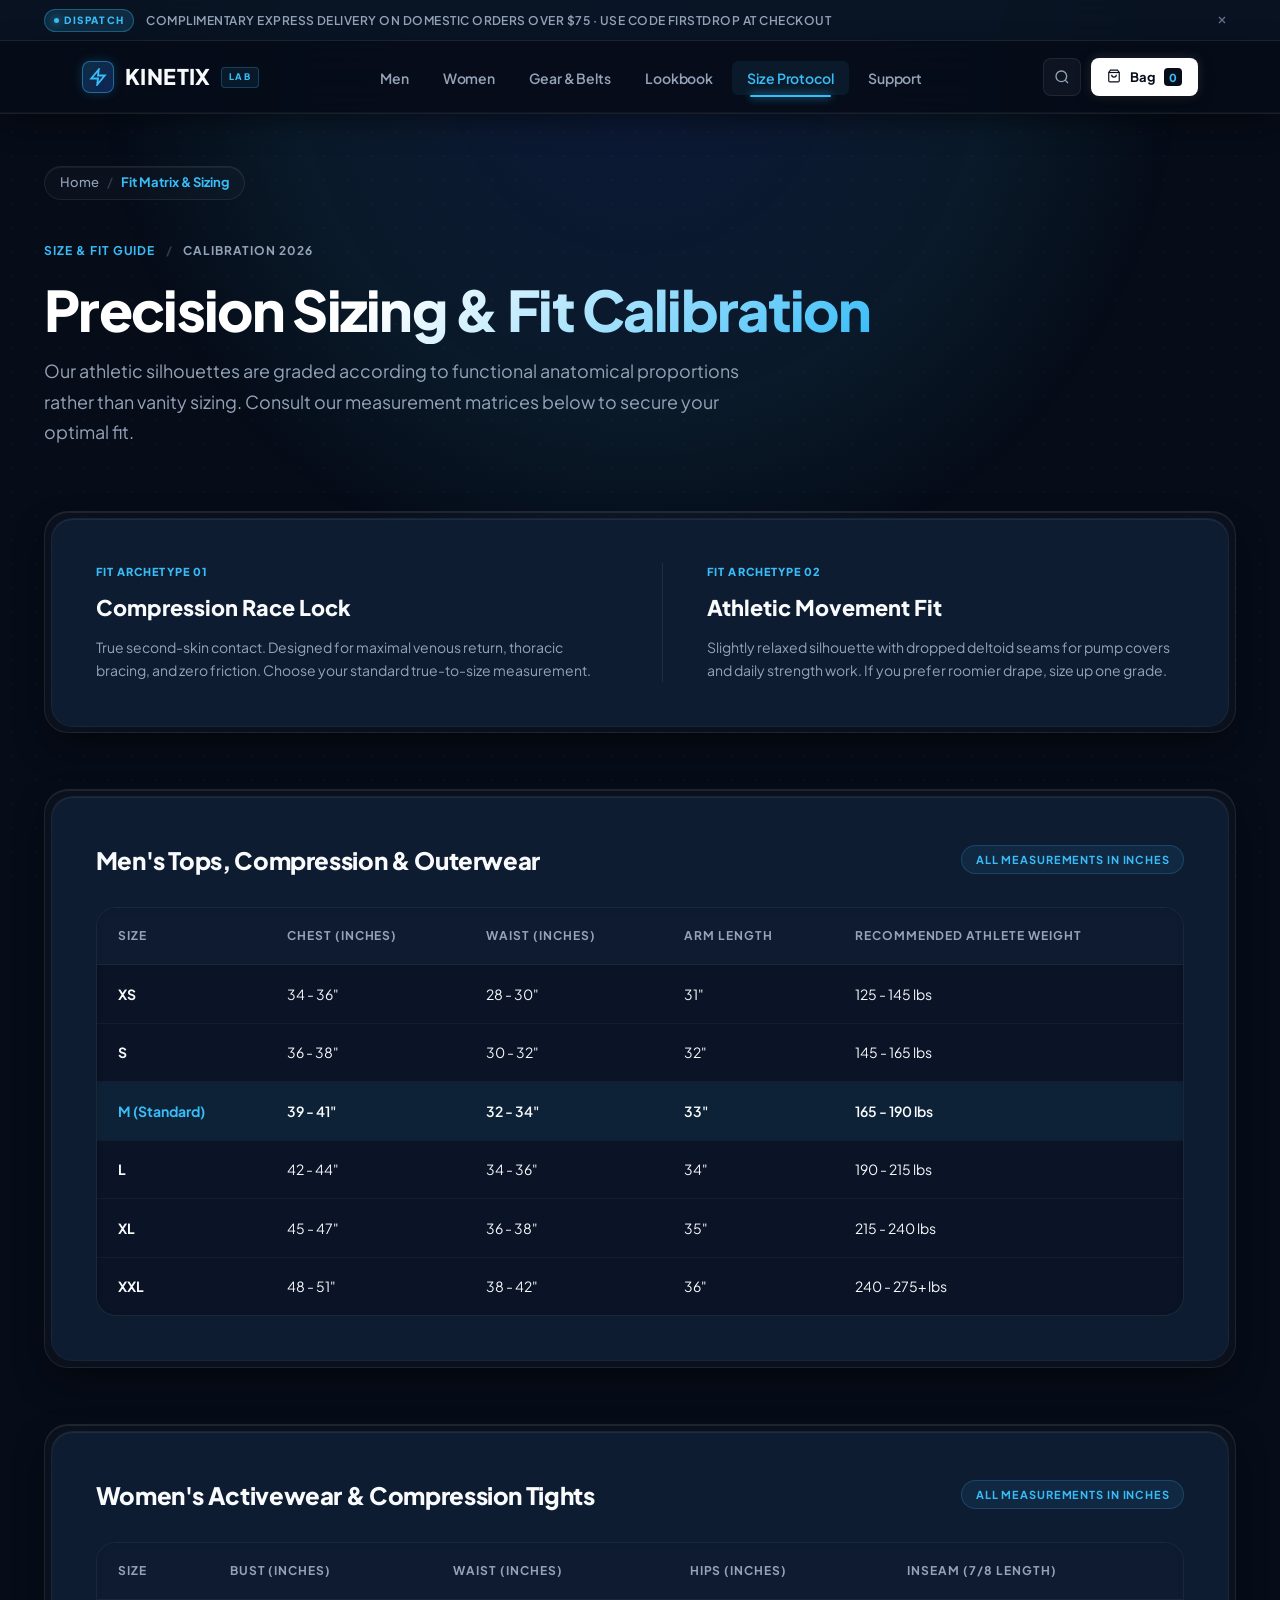
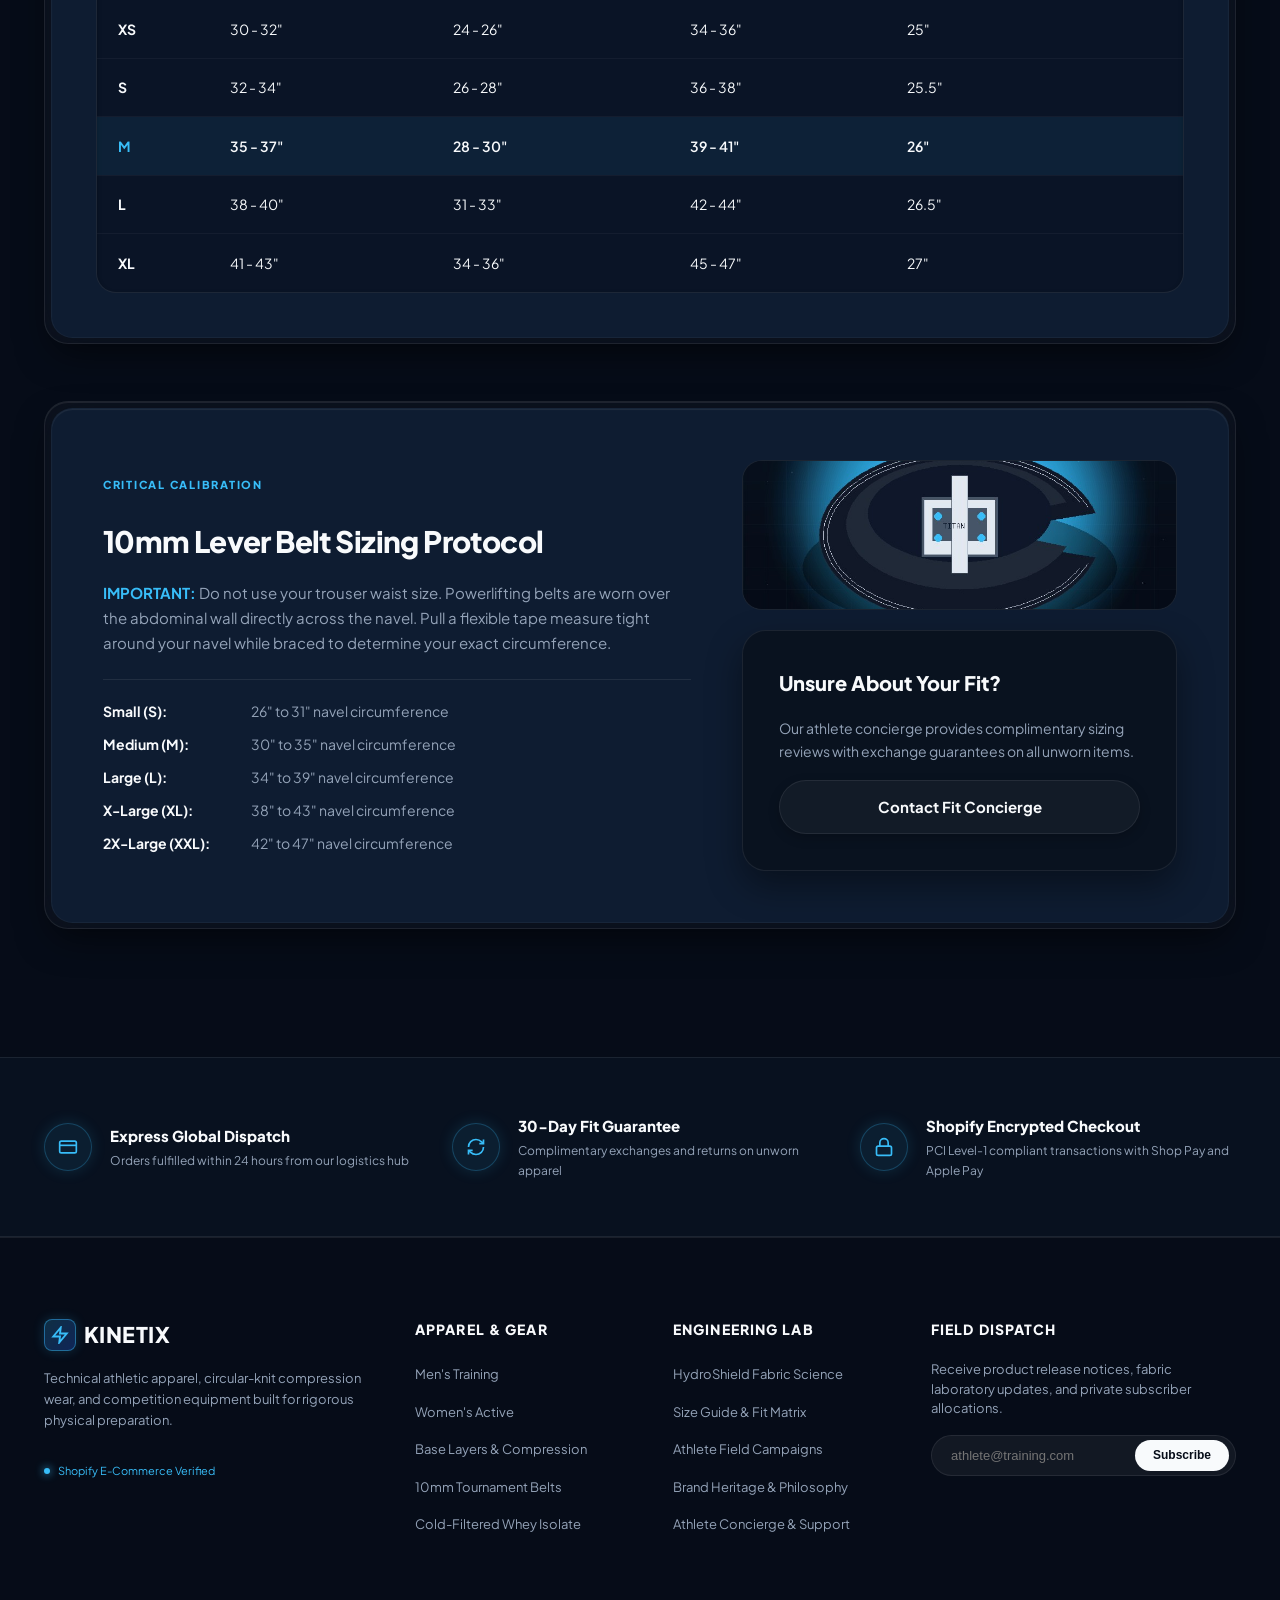
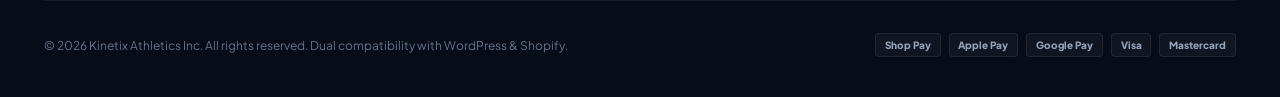
<file: docs/sizing.html>
<!DOCTYPE html>
<html lang="en">
<head>
    <meta charset="UTF-8">
    <meta name="viewport" content="width=device-width, initial-scale=1.0, maximum-scale=5.0">
    <title>Size Guide &amp; Anthropometric Fit Matrix &middot; Kinetix Athletics</title>
    <meta name="description" content="High-performance athletic apparel, 10mm steerhide powerlifting belts, and circular-knit compression wear. Dual-platform Shopify checkout.">
    <meta name="robots" content="index, follow">
    
    <!-- Open Graph -->
    <meta property="og:site_name" content="Kinetix Athletics">
    <meta property="og:type" content="website">
    <meta property="og:title" content="Size Guide &amp; Anthropometric Fit Matrix &middot; Kinetix Athletics">
    <meta property="og:description" content="High-performance athletic apparel, 10mm steerhide powerlifting belts, and circular-knit compression wear.">
    <meta property="og:image" content="assets/images/hero-athlete.jpg">
    <meta property="og:image:width" content="1200">
    <meta property="og:image:height" content="900">

    <!-- Twitter -->
    <meta name="twitter:card" content="summary_large_image">
    <meta name="twitter:site" content="@kinetixathletics">
    <meta name="twitter:title" content="Size Guide &amp; Anthropometric Fit Matrix &middot; Kinetix Athletics">
    <meta name="twitter:description" content="High-performance athletic apparel, 10mm steerhide powerlifting belts, and circular-knit compression wear.">
    <meta name="twitter:image" content="assets/images/hero-athlete.jpg">

    <!-- Fonts -->
    <link rel="preconnect" href="https://fonts.googleapis.com">
    <link rel="preconnect" href="https://fonts.gstatic.com" crossorigin>
    <link href="https://fonts.googleapis.com/css2?family=Plus+Jakarta+Sans:wght@300;400;500;600;700;800;900&family=Inter:wght@400;500;600;700&family=JetBrains+Mono:wght@500;700;800&display=swap" rel="stylesheet">
    
    <!-- Stylesheets -->
    <link rel="stylesheet" href="assets/css/theme.css?v=1.3.7">
    <link rel="stylesheet" href="assets/css/cart-drawer.css?v=1.3.7">
</head>
<body class="kinetix-body">

<a class="skip-link screen-reader-text" href="#kinetix-main-content">Skip to content</a>

<!-- Announcement Bar -->
<aside class="kinetix-ticker-bar" role="complementary" aria-label="Announcement">
    <div class="kinetix-container ticker-inner">
        <span class="ticker-badge">DISPATCH</span>
        <div class="ticker-marquee-text">
            Complimentary express delivery on domestic orders over $75 &middot; Use code FIRSTDROP at checkout
        </div>
        <button type="button" class="ticker-close" aria-label="Close banner" onclick="this.closest('.kinetix-ticker-bar').style.display='none'">
            <svg width="12" height="12" viewBox="0 0 24 24" fill="none" stroke="currentColor" stroke-width="2.5"><path d="M18 6 6 18M6 6l12 12"/></svg>
        </button>
    </div>
</aside>

<!-- Performance Fluid Island Navbar -->
<header id="kinetix-site-header" class="kinetix-header-wrap">
    <div class="kinetix-container">
        <nav class="kinetix-navbar" aria-label="Main Navigation">
            <!-- Brand Logo -->
            <div class="kinetix-brand-area">
                <a href="index.html" class="kinetix-logo" rel="home">
                    <span class="logo-mark">
                        <svg width="18" height="18" viewBox="0 0 24 24" fill="none" stroke="currentColor" stroke-width="2.5"><polygon points="13 2 3 14 12 14 11 22 21 10 12 10 13 2"/></svg>
                    </span>
                    <span class="logo-text">KINETIX</span>
                    <span class="logo-sub">LAB</span>
                </a>
            </div>

            <!-- Nav Links -->
            <div class="kinetix-nav-links-wrap">
                <ul class="kinetix-nav-list">
                    <li><a href="shop.html?cat=mens-training" class="nav-link">Men</a></li>
                    <li><a href="shop.html?cat=womens-activewear" class="nav-link">Women</a></li>
                    <li><a href="shop.html?cat=gym-gear-equipment" class="nav-link">Gear &amp; Belts</a></li>
                    <li><a href="lookbook.html" class="nav-link">Lookbook</a></li>
                    <li><a href="sizing.html" class="nav-link active">Size Protocol</a></li>
                    <li><a href="contact.html" class="nav-link">Support</a></li>
                </ul>
            </div>

            <!-- Actions: Bag Trigger & Mobile Menu -->
            <div class="kinetix-header-actions">
                <a href="shop.html" class="kinetix-icon-btn" aria-label="Search catalog">
                    <svg width="16" height="16" viewBox="0 0 24 24" fill="none" stroke="currentColor" stroke-width="2"><circle cx="11" cy="11" r="8"/><path d="m21 21-4.3-4.3"/></svg>
                </a>

                <!-- Shopping Bag Button -->
                <button type="button" class="kinetix-bag-btn" id="kinetix-open-bag" aria-label="View shopping bag">
                    <span class="bag-icon-circle">
                        <svg width="14" height="14" viewBox="0 0 24 24" fill="none" stroke="currentColor" stroke-width="2"><path d="M6 2 3 6v14a2 2 0 0 0 2 2h14a2 2 0 0 0 2-2V6l-3-4Z"/><path d="M3 6h18"/><path d="M16 10a4 4 0 0 1-8 0"/></svg>
                    </span>
                    <span class="bag-label">Bag</span>
                    <span class="bag-count-badge" id="kinetix-cart-count">0</span>
                </button>

                <!-- Mobile Menu Button -->
                <button type="button" class="kinetix-hamburger" id="kinetix-mobile-btn" aria-label="Toggle navigation">
                    <span class="h-bar top"></span>
                    <span class="h-bar bottom"></span>
                </button>
            </div>
        </nav>
    </div>

    <!-- Mobile Navigation Overlay -->
    <div id="kinetix-mobile-overlay" class="kinetix-mobile-nav" aria-hidden="true">
        <ul class="mobile-links-list">
            <li><a href="shop.html?cat=mens-training">Men's Apparel</a></li>
            <li><a href="shop.html?cat=womens-activewear">Women's Activewear</a></li>
            <li><a href="shop.html?cat=gym-gear-equipment">Gear &amp; Hardware</a></li>
            <li><a href="lookbook.html">Athlete Lookbook &amp; Drops</a></li>
            <li><a href="sizing.html">Size Protocol &amp; Measurements</a></li>
            <li><a href="contact.html">Customer Support &amp; Help</a></li>
        </ul>
        <div class="mobile-nav-note">
            <span>Shopify 256-bit Encrypted Checkout Protection</span>
        </div>
    </div>
</header>

<main id="kinetix-main-content" class="kinetix-main">
    
<div class="kinetix-sizing-page">
    <div class="kinetix-container">
        <nav class="kinetix-breadcrumb" aria-label="Breadcrumb">
            <a href="index.html">Home</a>
            <span class="sep">/</span>
            <span class="current">Fit Matrix & Sizing</span>
        </nav>

        <header class="kinetix-page-hero kinetix-reveal">
            <div class="page-hero-eyebrow">
                <span class="eyebrow-kicker">SIZE & FIT GUIDE</span>
                <span class="eyebrow-divider">/</span>
                <span class="eyebrow-meta">CALIBRATION 2026</span>
            </div>
            <h1 class="page-hero-title">
                <span class="hero-title-gradient">Precision Sizing & Fit Calibration</span>
            </h1>
            <p class="page-hero-sub">
                Our athletic silhouettes are graded according to functional anatomical proportions rather than vanity sizing. Consult our measurement matrices below to secure your optimal fit.
            </p>
        </header>

        <div class="sizing-intent-banner kinetix-card-shell kinetix-reveal delay-100">
            <div class="kinetix-card-inner intent-inner">
                <div class="intent-col">
                    <span class="intent-tag">FIT ARCHETYPE 01</span>
                    <h3 class="intent-title">Compression Race Lock</h3>
                    <p class="intent-desc">True second-skin contact. Designed for maximal venous return, thoracic bracing, and zero friction. Choose your standard true-to-size measurement.</p>
                </div>
                <div class="intent-col border-left">
                    <span class="intent-tag">FIT ARCHETYPE 02</span>
                    <h3 class="intent-title">Athletic Movement Fit</h3>
                    <p class="intent-desc">Slightly relaxed silhouette with dropped deltoid seams for pump covers and daily strength work. If you prefer roomier drape, size up one grade.</p>
                </div>
            </div>
        </div>

        <div class="sizing-table-section kinetix-card-shell kinetix-reveal delay-200">
            <div class="kinetix-card-inner sizing-table-inner">
                <div class="table-header-row">
                    <h2 class="table-heading">Men's Tops, Compression & Outerwear</h2>
                    <span class="table-unit-badge">All measurements in INCHES</span>
                </div>
                <div class="table-responsive-wrapper">
                    <table class="kinetix-size-table">
                        <thead>
                            <tr>
                                <th>Size</th>
                                <th>Chest (Inches)</th>
                                <th>Waist (Inches)</th>
                                <th>Arm Length</th>
                                <th>Recommended Athlete Weight</th>
                            </tr>
                        </thead>
                        <tbody>
                            <tr><td><strong>XS</strong></td><td>34 - 36"</td><td>28 - 30"</td><td>31"</td><td>125 - 145 lbs</td></tr>
                            <tr><td><strong>S</strong></td><td>36 - 38"</td><td>30 - 32"</td><td>32"</td><td>145 - 165 lbs</td></tr>
                            <tr class="highlight-row"><td><strong>M (Standard)</strong></td><td>39 - 41"</td><td>32 - 34"</td><td>33"</td><td>165 - 190 lbs</td></tr>
                            <tr><td><strong>L</strong></td><td>42 - 44"</td><td>34 - 36"</td><td>34"</td><td>190 - 215 lbs</td></tr>
                            <tr><td><strong>XL</strong></td><td>45 - 47"</td><td>36 - 38"</td><td>35"</td><td>215 - 240 lbs</td></tr>
                            <tr><td><strong>XXL</strong></td><td>48 - 51"</td><td>38 - 42"</td><td>36"</td><td>240 - 275+ lbs</td></tr>
                        </tbody>
                    </table>
                </div>
            </div>
        </div>

        <div class="sizing-table-section kinetix-card-shell kinetix-reveal delay-300">
            <div class="kinetix-card-inner sizing-table-inner">
                <div class="table-header-row">
                    <h2 class="table-heading">Women's Activewear & Compression Tights</h2>
                    <span class="table-unit-badge">All measurements in INCHES</span>
                </div>
                <div class="table-responsive-wrapper">
                    <table class="kinetix-size-table">
                        <thead>
                            <tr>
                                <th>Size</th>
                                <th>Bust (Inches)</th>
                                <th>Waist (Inches)</th>
                                <th>Hips (Inches)</th>
                                <th>Inseam (7/8 Length)</th>
                            </tr>
                        </thead>
                        <tbody>
                            <tr><td><strong>XS</strong></td><td>30 - 32"</td><td>24 - 26"</td><td>34 - 36"</td><td>25"</td></tr>
                            <tr><td><strong>S</strong></td><td>32 - 34"</td><td>26 - 28"</td><td>36 - 38"</td><td>25.5"</td></tr>
                            <tr class="highlight-row"><td><strong>M</strong></td><td>35 - 37"</td><td>28 - 30"</td><td>39 - 41"</td><td>26"</td></tr>
                            <tr><td><strong>L</strong></td><td>38 - 40"</td><td>31 - 33"</td><td>42 - 44"</td><td>26.5"</td></tr>
                            <tr><td><strong>XL</strong></td><td>41 - 43"</td><td>34 - 36"</td><td>45 - 47"</td><td>27"</td></tr>
                        </tbody>
                    </table>
                </div>
            </div>
        </div>

        <div class="belt-sizing-card kinetix-card-shell kinetix-reveal">
            <div class="kinetix-card-inner belt-inner">
                <div class="belt-info-col">
                    <span class="section-kicker">CRITICAL CALIBRATION</span>
                    <h2 class="belt-title">10mm Lever Belt Sizing Protocol</h2>
                    <p class="belt-desc">
                        <strong>IMPORTANT:</strong> Do not use your trouser waist size. Powerlifting belts are worn over the abdominal wall directly across the navel. Pull a flexible tape measure tight around your navel while braced to determine your exact circumference.
                    </p>
                    <ul class="belt-size-list">
                        <li><strong>Small (S):</strong> 26" to 31" navel circumference</li>
                        <li><strong>Medium (M):</strong> 30" to 35" navel circumference</li>
                        <li><strong>Large (L):</strong> 34" to 39" navel circumference</li>
                        <li><strong>X-Large (XL):</strong> 38" to 43" navel circumference</li>
                        <li><strong>2X-Large (XXL):</strong> 42" to 47" navel circumference</li>
                    </ul>
                </div>
                <div class="belt-action-col">
                    <div class="belt-product-preview">
                        <img src="assets/images/product-titan-belt.jpg" alt="10mm Tournament Lever Belt" class="belt-preview-img" loading="lazy">
                    </div>
                    <div class="concierge-box">
                        <h3>Unsure About Your Fit?</h3>
                        <p>Our athlete concierge provides complimentary sizing reviews with exchange guarantees on all unworn items.</p>
                        <a href="contact.html" class="kinetix-btn-secondary">
                            <span>Contact Fit Concierge</span>
                        </a>
                    </div>
                </div>
            </div>
        </div>
    </div>
</div></main><!-- #kinetix-main-content -->

<!-- Athlete Value Proposition Bar -->
<section class="kinetix-trust-bar">
    <div class="kinetix-container">
        <div class="trust-grid">
            <div class="trust-item">
                <span class="trust-icon-box">
                    <svg width="20" height="20" viewBox="0 0 24 24" fill="none" stroke="currentColor" stroke-width="2"><rect width="20" height="14" x="2" y="5" rx="2"/><line x1="2" x2="22" y1="10" y2="10"/></svg>
                </span>
                <div class="trust-info">
                    <strong>Express Global Dispatch</strong>
                    <span>Orders fulfilled within 24 hours from our logistics hub</span>
                </div>
            </div>
            <div class="trust-item">
                <span class="trust-icon-box">
                    <svg width="20" height="20" viewBox="0 0 24 24" fill="none" stroke="currentColor" stroke-width="2"><path d="M3 12a9 9 0 0 1 9-9 9.75 9.75 0 0 1 6.74 2.74L21 8"/><path d="M21 3v5h-5"/><path d="M21 12a9 9 0 0 1-9 9 9.75 9.75 0 0 1-6.74-2.74L3 16"/><path d="M8 16H3v5"/></svg>
                </span>
                <div class="trust-info">
                    <strong>30-Day Fit Guarantee</strong>
                    <span>Complimentary exchanges and returns on unworn apparel</span>
                </div>
            </div>
            <div class="trust-item">
                <span class="trust-icon-box">
                    <svg width="20" height="20" viewBox="0 0 24 24" fill="none" stroke="currentColor" stroke-width="2"><rect width="18" height="11" x="3" y="11" rx="2" ry="2"/><path d="M7 11V7a5 5 0 0 1 10 0v4"/></svg>
                </span>
                <div class="trust-info">
                    <strong>Shopify Encrypted Checkout</strong>
                    <span>PCI Level-1 compliant transactions with Shop Pay and Apple Pay</span>
                </div>
            </div>
        </div>
    </div>
</section>

<!-- Main Brand Footer -->
<footer id="kinetix-site-footer" class="kinetix-footer">
    <div class="kinetix-container">
        <div class="footer-primary-grid">
            <div class="footer-col brand-col">
                <a href="index.html" class="footer-logo">
                    <span class="logo-mark">
                        <svg width="18" height="18" viewBox="0 0 24 24" fill="none" stroke="currentColor" stroke-width="2.5"><polygon points="13 2 3 14 12 14 11 22 21 10 12 10 13 2"/></svg>
                    </span>
                    <span class="logo-text">KINETIX</span>
                </a>
                <p class="footer-bio">
                    Technical athletic apparel, circular-knit compression wear, and competition equipment built for rigorous physical preparation.
                </p>
                <div class="footer-shopify-status">
                    <span class="status-indicator"></span>
                    <span>Shopify E-Commerce Verified</span>
                </div>
            </div>

            <div class="footer-col">
                <h4 class="footer-col-title">Apparel & Gear</h4>
                <ul class="footer-link-list">
                    <li><a href="shop.html">Men's Training</a></li>
                    <li><a href="shop.html">Women's Active</a></li>
                    <li><a href="shop.html">Base Layers & Compression</a></li>
                    <li><a href="shop.html">10mm Tournament Belts</a></li>
                    <li><a href="shop.html">Cold-Filtered Whey Isolate</a></li>
                </ul>
            </div>

            <div class="footer-col">
                <h4 class="footer-col-title">Engineering Lab</h4>
                <ul class="footer-link-list">
                    <li><a href="technology.html">HydroShield Fabric Science</a></li>
                    <li><a href="sizing.html">Size Guide & Fit Matrix</a></li>
                    <li><a href="lookbook.html">Athlete Field Campaigns</a></li>
                    <li><a href="about.html">Brand Heritage & Philosophy</a></li>
                    <li><a href="contact.html">Athlete Concierge & Support</a></li>
                </ul>
            </div>

            <div class="footer-col newsletter-col">
                <h4 class="footer-col-title">Field Dispatch</h4>
                <p class="newsletter-sub">
                    Receive product release notices, fabric laboratory updates, and private subscriber allocations.
                </p>
                <form class="kinetix-newsletter-form" onsubmit="event.preventDefault(); this.querySelector('button').innerText = 'ENROLLED';">
                    <div class="newsletter-form-group">
                        <input type="email" placeholder="athlete@training.com" required aria-label="Email Address">
                        <button type="submit" class="newsletter-btn">Subscribe</button>
                    </div>
                </form>
            </div>
        </div>

        <div class="footer-bottom-bar">
            <div class="footer-copy">
                &copy; 2026 Kinetix Athletics Inc. All rights reserved. Dual compatibility with WordPress & Shopify.
            </div>
            <div class="footer-badges">
                <span class="pay-badge">Shop Pay</span>
                <span class="pay-badge">Apple Pay</span>
                <span class="pay-badge">Google Pay</span>
                <span class="pay-badge">Visa</span>
                <span class="pay-badge">Mastercard</span>
            </div>
        </div>
    </div>
</footer>

<!-- SLIDE-OUT SHOPPING BAG DRAWER -->
<div id="kinetix-cart-drawer" class="kinetix-drawer" aria-hidden="true" role="dialog" aria-modal="true" aria-labelledby="kinetix-drawer-heading">
    <div class="kinetix-drawer-backdrop" id="kinetix-drawer-backdrop"></div>
    <div class="kinetix-drawer-panel">
        <div class="kinetix-drawer-header">
            <div class="drawer-heading-row">
                <span class="heading-glyph">
                    <svg width="18" height="18" viewBox="0 0 24 24" fill="none" stroke="currentColor" stroke-width="2.5"><polygon points="13 2 3 14 12 14 11 22 21 10 12 10 13 2"/></svg>
                </span>
                <h3 id="kinetix-drawer-heading" class="drawer-title">Shopping Bag</h3>
                <span class="drawer-count-tag" id="kinetix-drawer-count">(0)</span>
            </div>
            <button type="button" class="drawer-close-btn" id="kinetix-close-bag" aria-label="Close bag">
                <svg width="14" height="14" viewBox="0 0 24 24" fill="none" stroke="currentColor" stroke-width="2"><path d="M18 6 6 18M6 6l12 12"/></svg>
            </button>
        </div>

        <div class="kinetix-shipping-meter-wrap" id="kinetix-shipping-meter">
            <div class="meter-text-row">
                <span class="meter-msg" id="kinetix-meter-msg">Add $75.00 more for complimentary express delivery</span>
                <span class="meter-pct" id="kinetix-meter-pct">0%</span>
            </div>
            <div class="meter-progress-track">
                <div class="meter-progress-fill" id="kinetix-meter-bar" style="width: 0%;"></div>
            </div>
        </div>

        <div class="kinetix-drawer-items" id="kinetix-drawer-items-list"></div>

        <div class="kinetix-drawer-footer" id="kinetix-drawer-footer">
            <div class="drawer-subtotal-line">
                <span class="subtotal-label">Order Subtotal</span>
                <span class="subtotal-val" id="kinetix-cart-subtotal">$0.00</span>
            </div>
            <p class="drawer-shipping-note">
                Taxes, duties, and gift codes calculated at Shopify secure checkout.
            </p>
            <button type="button" class="kinetix-btn-checkout" id="kinetix-checkout-btn">
                <span>Proceed to Shopify Checkout</span>
                <span class="checkout-arrow">
                    <svg width="16" height="16" viewBox="0 0 24 24" fill="none" stroke="currentColor" stroke-width="2.5"><path d="M5 12h14M12 5l7 7-7 7"/></svg>
                </span>
            </button>
            <div class="drawer-security-row">
                <svg width="12" height="12" viewBox="0 0 24 24" fill="none" stroke="currentColor" stroke-width="2"><rect width="18" height="11" x="3" y="11" rx="2" ry="2"/><path d="M7 11V7a5 5 0 0 1 10 0v4"/></svg>
                <span>Encrypted 256-Bit SSL Shopify Payment Gateway</span>
            </div>
        </div>
    </div>
</div>

<!-- Toast -->
<div id="kinetix-toast" class="kinetix-toast" role="status" aria-live="polite">
    <div class="toast-inner">
        <span class="toast-bolt">
            <svg width="14" height="14" viewBox="0 0 24 24" fill="none" stroke="currentColor" stroke-width="2.5"><polyline points="20 6 9 17 4 12"/></svg>
        </span>
        <span class="toast-msg" id="kinetix-toast-msg">Item added to your bag</span>
    </div>
</div>

<!-- JavaScript Engine -->
<script src="assets/js/theme.js?v=1.3.7"></script>
<script src="assets/js/cart-drawer.js?v=1.3.7"></script>
</body>
</html>
</file>
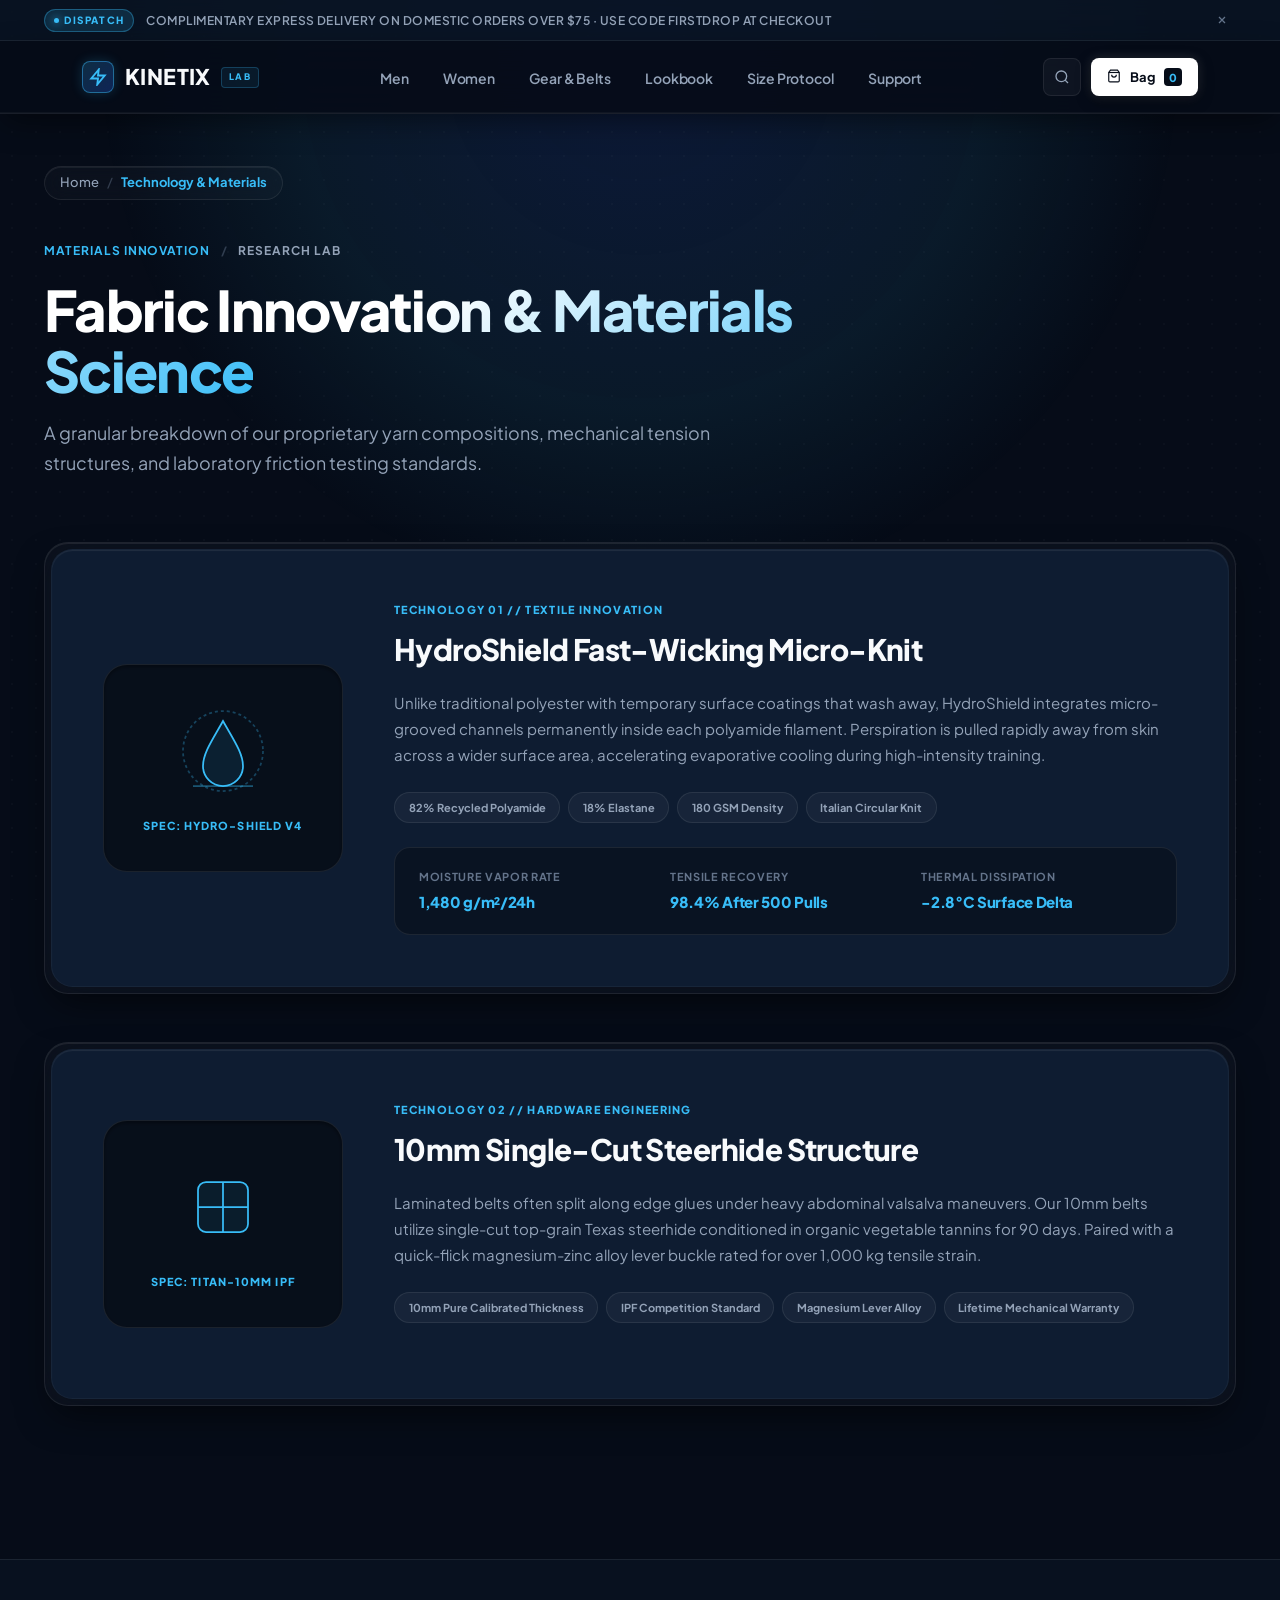
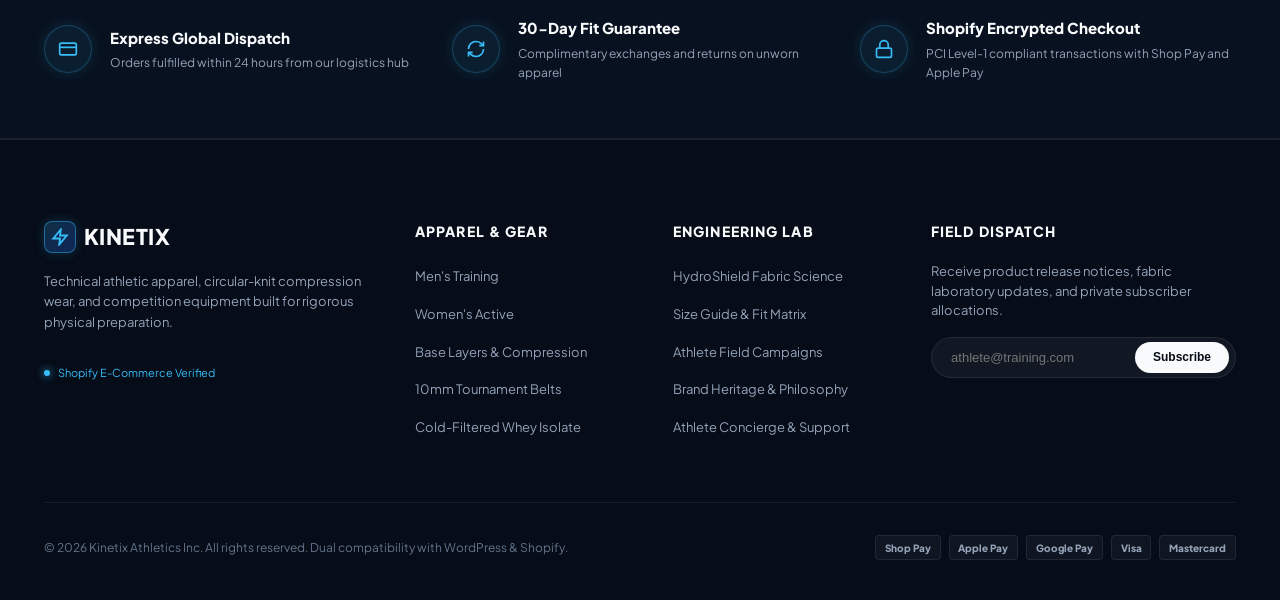
<file: docs/technology.html>
<!DOCTYPE html>
<html lang="en">
<head>
    <meta charset="UTF-8">
    <meta name="viewport" content="width=device-width, initial-scale=1.0, maximum-scale=5.0">
    <title>Fabric Innovation &amp; Materials Lab &middot; Kinetix Athletics</title>
    <meta name="description" content="High-performance athletic apparel, 10mm steerhide powerlifting belts, and circular-knit compression wear. Dual-platform Shopify checkout.">
    <meta name="robots" content="index, follow">
    
    <!-- Open Graph -->
    <meta property="og:site_name" content="Kinetix Athletics">
    <meta property="og:type" content="website">
    <meta property="og:title" content="Fabric Innovation &amp; Materials Lab &middot; Kinetix Athletics">
    <meta property="og:description" content="High-performance athletic apparel, 10mm steerhide powerlifting belts, and circular-knit compression wear.">
    <meta property="og:image" content="assets/images/hero-athlete.jpg">
    <meta property="og:image:width" content="1200">
    <meta property="og:image:height" content="900">

    <!-- Twitter -->
    <meta name="twitter:card" content="summary_large_image">
    <meta name="twitter:site" content="@kinetixathletics">
    <meta name="twitter:title" content="Fabric Innovation &amp; Materials Lab &middot; Kinetix Athletics">
    <meta name="twitter:description" content="High-performance athletic apparel, 10mm steerhide powerlifting belts, and circular-knit compression wear.">
    <meta name="twitter:image" content="assets/images/hero-athlete.jpg">

    <!-- Fonts -->
    <link rel="preconnect" href="https://fonts.googleapis.com">
    <link rel="preconnect" href="https://fonts.gstatic.com" crossorigin>
    <link href="https://fonts.googleapis.com/css2?family=Plus+Jakarta+Sans:wght@300;400;500;600;700;800;900&family=Inter:wght@400;500;600;700&family=JetBrains+Mono:wght@500;700;800&display=swap" rel="stylesheet">
    
    <!-- Stylesheets -->
    <link rel="stylesheet" href="assets/css/theme.css?v=1.3.7">
    <link rel="stylesheet" href="assets/css/cart-drawer.css?v=1.3.7">
</head>
<body class="kinetix-body">

<a class="skip-link screen-reader-text" href="#kinetix-main-content">Skip to content</a>

<!-- Announcement Bar -->
<aside class="kinetix-ticker-bar" role="complementary" aria-label="Announcement">
    <div class="kinetix-container ticker-inner">
        <span class="ticker-badge">DISPATCH</span>
        <div class="ticker-marquee-text">
            Complimentary express delivery on domestic orders over $75 &middot; Use code FIRSTDROP at checkout
        </div>
        <button type="button" class="ticker-close" aria-label="Close banner" onclick="this.closest('.kinetix-ticker-bar').style.display='none'">
            <svg width="12" height="12" viewBox="0 0 24 24" fill="none" stroke="currentColor" stroke-width="2.5"><path d="M18 6 6 18M6 6l12 12"/></svg>
        </button>
    </div>
</aside>

<!-- Performance Fluid Island Navbar -->
<header id="kinetix-site-header" class="kinetix-header-wrap">
    <div class="kinetix-container">
        <nav class="kinetix-navbar" aria-label="Main Navigation">
            <!-- Brand Logo -->
            <div class="kinetix-brand-area">
                <a href="index.html" class="kinetix-logo" rel="home">
                    <span class="logo-mark">
                        <svg width="18" height="18" viewBox="0 0 24 24" fill="none" stroke="currentColor" stroke-width="2.5"><polygon points="13 2 3 14 12 14 11 22 21 10 12 10 13 2"/></svg>
                    </span>
                    <span class="logo-text">KINETIX</span>
                    <span class="logo-sub">LAB</span>
                </a>
            </div>

            <!-- Nav Links -->
            <div class="kinetix-nav-links-wrap">
                <ul class="kinetix-nav-list">
                    <li><a href="shop.html?cat=mens-training" class="nav-link">Men</a></li>
                    <li><a href="shop.html?cat=womens-activewear" class="nav-link">Women</a></li>
                    <li><a href="shop.html?cat=gym-gear-equipment" class="nav-link">Gear &amp; Belts</a></li>
                    <li><a href="lookbook.html" class="nav-link">Lookbook</a></li>
                    <li><a href="sizing.html" class="nav-link">Size Protocol</a></li>
                    <li><a href="contact.html" class="nav-link">Support</a></li>
                </ul>
            </div>

            <!-- Actions: Bag Trigger & Mobile Menu -->
            <div class="kinetix-header-actions">
                <a href="shop.html" class="kinetix-icon-btn" aria-label="Search catalog">
                    <svg width="16" height="16" viewBox="0 0 24 24" fill="none" stroke="currentColor" stroke-width="2"><circle cx="11" cy="11" r="8"/><path d="m21 21-4.3-4.3"/></svg>
                </a>

                <!-- Shopping Bag Button -->
                <button type="button" class="kinetix-bag-btn" id="kinetix-open-bag" aria-label="View shopping bag">
                    <span class="bag-icon-circle">
                        <svg width="14" height="14" viewBox="0 0 24 24" fill="none" stroke="currentColor" stroke-width="2"><path d="M6 2 3 6v14a2 2 0 0 0 2 2h14a2 2 0 0 0 2-2V6l-3-4Z"/><path d="M3 6h18"/><path d="M16 10a4 4 0 0 1-8 0"/></svg>
                    </span>
                    <span class="bag-label">Bag</span>
                    <span class="bag-count-badge" id="kinetix-cart-count">0</span>
                </button>

                <!-- Mobile Menu Button -->
                <button type="button" class="kinetix-hamburger" id="kinetix-mobile-btn" aria-label="Toggle navigation">
                    <span class="h-bar top"></span>
                    <span class="h-bar bottom"></span>
                </button>
            </div>
        </nav>
    </div>

    <!-- Mobile Navigation Overlay -->
    <div id="kinetix-mobile-overlay" class="kinetix-mobile-nav" aria-hidden="true">
        <ul class="mobile-links-list">
            <li><a href="shop.html?cat=mens-training">Men's Apparel</a></li>
            <li><a href="shop.html?cat=womens-activewear">Women's Activewear</a></li>
            <li><a href="shop.html?cat=gym-gear-equipment">Gear &amp; Hardware</a></li>
            <li><a href="lookbook.html">Athlete Lookbook &amp; Drops</a></li>
            <li><a href="sizing.html">Size Protocol &amp; Measurements</a></li>
            <li><a href="contact.html">Customer Support &amp; Help</a></li>
        </ul>
        <div class="mobile-nav-note">
            <span>Shopify 256-bit Encrypted Checkout Protection</span>
        </div>
    </div>
</header>

<main id="kinetix-main-content" class="kinetix-main">
    
<div class="kinetix-technology-page">
    <div class="kinetix-container">
        <nav class="kinetix-breadcrumb" aria-label="Breadcrumb">
            <a href="index.html">Home</a>
            <span class="sep">/</span>
            <span class="current">Technology & Materials</span>
        </nav>
        <header class="kinetix-page-hero kinetix-reveal">
            <div class="page-hero-eyebrow">
                <span class="eyebrow-kicker">MATERIALS INNOVATION</span>
                <span class="eyebrow-divider">/</span>
                <span class="eyebrow-meta">RESEARCH LAB</span>
            </div>
            <h1 class="page-hero-title">
                <span class="hero-title-gradient">Fabric Innovation & Materials Science</span>
            </h1>
            <p class="page-hero-sub">
                A granular breakdown of our proprietary yarn compositions, mechanical tension structures, and laboratory friction testing standards.
            </p>
        </header>

        <div class="tech-deep-grid">
            <div class="tech-deep-card kinetix-card-shell kinetix-reveal delay-100">
                <div class="kinetix-card-inner tech-deep-inner">
                    <div class="tech-visual-column">
                        <div class="tech-cad-box">
                            <svg width="100" height="100" viewBox="0 0 100 100" fill="none" stroke="currentColor" stroke-width="1.75">
                                <circle cx="50" cy="50" r="40" stroke="rgba(56, 189, 248, 0.3)" stroke-dasharray="3 3"/>
                                <path d="M50 20 C40 38 30 52 30 65 A20 20 0 0 0 70 65 C70 52 60 38 50 20 Z" stroke="var(--accent-primary)" fill="rgba(56, 189, 248, 0.1)"/>
                                <line x1="20" y1="85" x2="80" y2="85" stroke="rgba(56, 189, 248, 0.4)"/>
                            </svg>
                            <span class="cad-label">SPEC: HYDRO-SHIELD V4</span>
                        </div>
                    </div>
                    <div class="tech-content-column">
                        <span class="tech-tag">TECHNOLOGY 01 // TEXTILE INNOVATION</span>
                        <h2 class="tech-name">HydroShield Fast-Wicking Micro-Knit</h2>
                        <p class="tech-explanation">Unlike traditional polyester with temporary surface coatings that wash away, HydroShield integrates micro-grooved channels permanently inside each polyamide filament. Perspiration is pulled rapidly away from skin across a wider surface area, accelerating evaporative cooling during high-intensity training.</p>
                        <div class="tech-specs-chip-row">
                            <span class="tech-spec-pill">82% Recycled Polyamide</span>
                            <span class="tech-spec-pill">18% Elastane</span>
                            <span class="tech-spec-pill">180 GSM Density</span>
                            <span class="tech-spec-pill">Italian Circular Knit</span>
                        </div>
                        <div class="lab-testing-metric-box">
                            <div class="metric-row"><span class="metric-lbl">Moisture Vapor Rate</span><strong class="metric-val">1,480 g/m&sup2;/24h</strong></div>
                            <div class="metric-row"><span class="metric-lbl">Tensile Recovery</span><strong class="metric-val">98.4% After 500 Pulls</strong></div>
                            <div class="metric-row"><span class="metric-lbl">Thermal Dissipation</span><strong class="metric-val">-2.8&deg;C Surface Delta</strong></div>
                        </div>
                    </div>
                </div>
            </div>

            <div class="tech-deep-card kinetix-card-shell kinetix-reveal delay-200">
                <div class="kinetix-card-inner tech-deep-inner">
                    <div class="tech-visual-column">
                        <div class="tech-cad-box">
                            <svg width="100" height="100" viewBox="0 0 100 100" fill="none" stroke="currentColor" stroke-width="1.75">
                                <rect x="25" y="25" width="50" height="50" rx="8" stroke="var(--accent-primary)" fill="rgba(56, 189, 248, 0.08)"/>
                                <line x1="25" y1="50" x2="75" y2="50" stroke="var(--accent-primary)"/>
                                <line x1="50" y1="25" x2="50" y2="75" stroke="var(--accent-primary)"/>
                            </svg>
                            <span class="cad-label">SPEC: TITAN-10MM IPF</span>
                        </div>
                    </div>
                    <div class="tech-content-column">
                        <span class="tech-tag">TECHNOLOGY 02 // HARDWARE ENGINEERING</span>
                        <h2 class="tech-name">10mm Single-Cut Steerhide Structure</h2>
                        <p class="tech-explanation">Laminated belts often split along edge glues under heavy abdominal valsalva maneuvers. Our 10mm belts utilize single-cut top-grain Texas steerhide conditioned in organic vegetable tannins for 90 days. Paired with a quick-flick magnesium-zinc alloy lever buckle rated for over 1,000 kg tensile strain.</p>
                        <div class="tech-specs-chip-row">
                            <span class="tech-spec-pill">10mm Pure Calibrated Thickness</span>
                            <span class="tech-spec-pill">IPF Competition Standard</span>
                            <span class="tech-spec-pill">Magnesium Lever Alloy</span>
                            <span class="tech-spec-pill">Lifetime Mechanical Warranty</span>
                        </div>
                    </div>
                </div>
            </div>
        </div>
    </div>
</div></main><!-- #kinetix-main-content -->

<!-- Athlete Value Proposition Bar -->
<section class="kinetix-trust-bar">
    <div class="kinetix-container">
        <div class="trust-grid">
            <div class="trust-item">
                <span class="trust-icon-box">
                    <svg width="20" height="20" viewBox="0 0 24 24" fill="none" stroke="currentColor" stroke-width="2"><rect width="20" height="14" x="2" y="5" rx="2"/><line x1="2" x2="22" y1="10" y2="10"/></svg>
                </span>
                <div class="trust-info">
                    <strong>Express Global Dispatch</strong>
                    <span>Orders fulfilled within 24 hours from our logistics hub</span>
                </div>
            </div>
            <div class="trust-item">
                <span class="trust-icon-box">
                    <svg width="20" height="20" viewBox="0 0 24 24" fill="none" stroke="currentColor" stroke-width="2"><path d="M3 12a9 9 0 0 1 9-9 9.75 9.75 0 0 1 6.74 2.74L21 8"/><path d="M21 3v5h-5"/><path d="M21 12a9 9 0 0 1-9 9 9.75 9.75 0 0 1-6.74-2.74L3 16"/><path d="M8 16H3v5"/></svg>
                </span>
                <div class="trust-info">
                    <strong>30-Day Fit Guarantee</strong>
                    <span>Complimentary exchanges and returns on unworn apparel</span>
                </div>
            </div>
            <div class="trust-item">
                <span class="trust-icon-box">
                    <svg width="20" height="20" viewBox="0 0 24 24" fill="none" stroke="currentColor" stroke-width="2"><rect width="18" height="11" x="3" y="11" rx="2" ry="2"/><path d="M7 11V7a5 5 0 0 1 10 0v4"/></svg>
                </span>
                <div class="trust-info">
                    <strong>Shopify Encrypted Checkout</strong>
                    <span>PCI Level-1 compliant transactions with Shop Pay and Apple Pay</span>
                </div>
            </div>
        </div>
    </div>
</section>

<!-- Main Brand Footer -->
<footer id="kinetix-site-footer" class="kinetix-footer">
    <div class="kinetix-container">
        <div class="footer-primary-grid">
            <div class="footer-col brand-col">
                <a href="index.html" class="footer-logo">
                    <span class="logo-mark">
                        <svg width="18" height="18" viewBox="0 0 24 24" fill="none" stroke="currentColor" stroke-width="2.5"><polygon points="13 2 3 14 12 14 11 22 21 10 12 10 13 2"/></svg>
                    </span>
                    <span class="logo-text">KINETIX</span>
                </a>
                <p class="footer-bio">
                    Technical athletic apparel, circular-knit compression wear, and competition equipment built for rigorous physical preparation.
                </p>
                <div class="footer-shopify-status">
                    <span class="status-indicator"></span>
                    <span>Shopify E-Commerce Verified</span>
                </div>
            </div>

            <div class="footer-col">
                <h4 class="footer-col-title">Apparel & Gear</h4>
                <ul class="footer-link-list">
                    <li><a href="shop.html">Men's Training</a></li>
                    <li><a href="shop.html">Women's Active</a></li>
                    <li><a href="shop.html">Base Layers & Compression</a></li>
                    <li><a href="shop.html">10mm Tournament Belts</a></li>
                    <li><a href="shop.html">Cold-Filtered Whey Isolate</a></li>
                </ul>
            </div>

            <div class="footer-col">
                <h4 class="footer-col-title">Engineering Lab</h4>
                <ul class="footer-link-list">
                    <li><a href="technology.html">HydroShield Fabric Science</a></li>
                    <li><a href="sizing.html">Size Guide & Fit Matrix</a></li>
                    <li><a href="lookbook.html">Athlete Field Campaigns</a></li>
                    <li><a href="about.html">Brand Heritage & Philosophy</a></li>
                    <li><a href="contact.html">Athlete Concierge & Support</a></li>
                </ul>
            </div>

            <div class="footer-col newsletter-col">
                <h4 class="footer-col-title">Field Dispatch</h4>
                <p class="newsletter-sub">
                    Receive product release notices, fabric laboratory updates, and private subscriber allocations.
                </p>
                <form class="kinetix-newsletter-form" onsubmit="event.preventDefault(); this.querySelector('button').innerText = 'ENROLLED';">
                    <div class="newsletter-form-group">
                        <input type="email" placeholder="athlete@training.com" required aria-label="Email Address">
                        <button type="submit" class="newsletter-btn">Subscribe</button>
                    </div>
                </form>
            </div>
        </div>

        <div class="footer-bottom-bar">
            <div class="footer-copy">
                &copy; 2026 Kinetix Athletics Inc. All rights reserved. Dual compatibility with WordPress & Shopify.
            </div>
            <div class="footer-badges">
                <span class="pay-badge">Shop Pay</span>
                <span class="pay-badge">Apple Pay</span>
                <span class="pay-badge">Google Pay</span>
                <span class="pay-badge">Visa</span>
                <span class="pay-badge">Mastercard</span>
            </div>
        </div>
    </div>
</footer>

<!-- SLIDE-OUT SHOPPING BAG DRAWER -->
<div id="kinetix-cart-drawer" class="kinetix-drawer" aria-hidden="true" role="dialog" aria-modal="true" aria-labelledby="kinetix-drawer-heading">
    <div class="kinetix-drawer-backdrop" id="kinetix-drawer-backdrop"></div>
    <div class="kinetix-drawer-panel">
        <div class="kinetix-drawer-header">
            <div class="drawer-heading-row">
                <span class="heading-glyph">
                    <svg width="18" height="18" viewBox="0 0 24 24" fill="none" stroke="currentColor" stroke-width="2.5"><polygon points="13 2 3 14 12 14 11 22 21 10 12 10 13 2"/></svg>
                </span>
                <h3 id="kinetix-drawer-heading" class="drawer-title">Shopping Bag</h3>
                <span class="drawer-count-tag" id="kinetix-drawer-count">(0)</span>
            </div>
            <button type="button" class="drawer-close-btn" id="kinetix-close-bag" aria-label="Close bag">
                <svg width="14" height="14" viewBox="0 0 24 24" fill="none" stroke="currentColor" stroke-width="2"><path d="M18 6 6 18M6 6l12 12"/></svg>
            </button>
        </div>

        <div class="kinetix-shipping-meter-wrap" id="kinetix-shipping-meter">
            <div class="meter-text-row">
                <span class="meter-msg" id="kinetix-meter-msg">Add $75.00 more for complimentary express delivery</span>
                <span class="meter-pct" id="kinetix-meter-pct">0%</span>
            </div>
            <div class="meter-progress-track">
                <div class="meter-progress-fill" id="kinetix-meter-bar" style="width: 0%;"></div>
            </div>
        </div>

        <div class="kinetix-drawer-items" id="kinetix-drawer-items-list"></div>

        <div class="kinetix-drawer-footer" id="kinetix-drawer-footer">
            <div class="drawer-subtotal-line">
                <span class="subtotal-label">Order Subtotal</span>
                <span class="subtotal-val" id="kinetix-cart-subtotal">$0.00</span>
            </div>
            <p class="drawer-shipping-note">
                Taxes, duties, and gift codes calculated at Shopify secure checkout.
            </p>
            <button type="button" class="kinetix-btn-checkout" id="kinetix-checkout-btn">
                <span>Proceed to Shopify Checkout</span>
                <span class="checkout-arrow">
                    <svg width="16" height="16" viewBox="0 0 24 24" fill="none" stroke="currentColor" stroke-width="2.5"><path d="M5 12h14M12 5l7 7-7 7"/></svg>
                </span>
            </button>
            <div class="drawer-security-row">
                <svg width="12" height="12" viewBox="0 0 24 24" fill="none" stroke="currentColor" stroke-width="2"><rect width="18" height="11" x="3" y="11" rx="2" ry="2"/><path d="M7 11V7a5 5 0 0 1 10 0v4"/></svg>
                <span>Encrypted 256-Bit SSL Shopify Payment Gateway</span>
            </div>
        </div>
    </div>
</div>

<!-- Toast -->
<div id="kinetix-toast" class="kinetix-toast" role="status" aria-live="polite">
    <div class="toast-inner">
        <span class="toast-bolt">
            <svg width="14" height="14" viewBox="0 0 24 24" fill="none" stroke="currentColor" stroke-width="2.5"><polyline points="20 6 9 17 4 12"/></svg>
        </span>
        <span class="toast-msg" id="kinetix-toast-msg">Item added to your bag</span>
    </div>
</div>

<!-- JavaScript Engine -->
<script src="assets/js/theme.js?v=1.3.7"></script>
<script src="assets/js/cart-drawer.js?v=1.3.7"></script>
</body>
</html>
</file>
<file: docs/assets/css/theme.css>
/**
 * Kinetix Athletics — Bespoke High-End Digital Flagship Design System
 * Aesthetic: Deep Midnight Obsidian Navy, Chiseled Titanium Platinum & Ice Cyan
 * Features: Double-Bezel Hardware Architecture, Magnetic Cursor Glare, Glass Refraction Shine,
 * Fluid Spring Motion, Lookbook Telemetry HUD, and ISO 9241 Ergonomic Interface Compliance.
 */

:root {
    /* 1. Deep Midnight Obsidian Navy & Titanium Canvas */
    --bg-deep: #060c18;           /* Deepest Midnight Navy */
    --bg-base: #0a1424;           /* Base Atmospheric Canvas */
    --bg-surface: #0e1c31;        /* Raised Hardware Surface */
    --bg-surface-elevated: #13243d; /* Elevated Layer */
    --bg-surface-subtle: #172b49;  /* Inset / Secondary Surface */

    /* 2. Glassmorphic Precision Hairline Borders */
    --border-glass: rgba(255, 255, 255, 0.08);
    --border-subtle: rgba(255, 255, 255, 0.12);
    --border-highlight: rgba(56, 189, 248, 0.4);  /* Electric Ice Cyan Accent */
    --border-focus: rgba(56, 189, 248, 0.7);

    /* 3. Chiseled Metallic Typographic Hierarchy (16:1+ Contrast Ratio) */
    --text-primary: #f8fafc;       /* Chiseled Titanium Platinum */
    --text-secondary: #94a3b8;     /* Cool Muted Slate (Exceeds WCAG AAA) */
    --text-muted: #64748b;         /* Technical Monospace Slate */

    /* 4. Aerospace Athletic Accents & Luminous Lighting */
    --accent-primary: #38bdf8;     /* Ice Cyan / Electric Blue */
    --accent-primary-hover: #0284c7;
    --accent-royal: #2563eb;       /* Deep Royal Blue */
    --accent-primary-glow: rgba(56, 189, 248, 0.25);
    --accent-navy-glow: rgba(30, 58, 138, 0.4);
    --accent-emerald: #10b981;
    --accent-crimson: #f43f5e;

    /* 5. Typography System: Pure Geometric Sans */
    --font-sans: 'Plus Jakarta Sans', -apple-system, BlinkMacSystemFont, 'Segoe UI', Roboto, sans-serif;
    --font-display: 'Plus Jakarta Sans', -apple-system, BlinkMacSystemFont, sans-serif;
    --font-mono: 'Plus Jakarta Sans', -apple-system, BlinkMacSystemFont, sans-serif;

    /* 6. Fluid Spring Dynamics & Choreography Curves */
    --ease-spring: cubic-bezier(0.16, 1, 0.3, 1);
    --ease-out-expo: cubic-bezier(0.19, 1, 0.22, 1);
    --ease-drawer: cubic-bezier(0.32, 0.72, 0, 1);
}

/* Base Foundation & Reset */
*, *::before, *::after {
    box-sizing: border-box;
    margin: 0;
    padding: 0;
}

html {
    scroll-behavior: smooth;
    -webkit-font-smoothing: antialiased;
    -moz-osx-font-smoothing: grayscale;
    -webkit-text-size-adjust: 100%;
    text-size-adjust: 100%;
    font-size: 16px;
    background-color: var(--bg-deep);
}

body.kinetix-body {
    background-color: var(--bg-deep);
    color: var(--text-primary);
    font-family: var(--font-sans);
    line-height: 1.6;
    overflow-x: hidden;
    min-height: 100vh;
    display: flex;
    flex-direction: column;
    position: relative;
}

/* Atmospheric Ambient Glow Mesh (Fixed Background Lighting) */
body.kinetix-body::before {
    content: '';
    position: fixed;
    top: -150px;
    left: 50%;
    transform: translateX(-50%);
    width: 1200px;
    height: 700px;
    background: radial-gradient(circle at 50% 30%, rgba(30, 58, 138, 0.28) 0%, rgba(56, 189, 248, 0.08) 45%, transparent 70%);
    pointer-events: none;
    z-index: 0;
}

/* Subtle Tactile Carbon / Titanium Micro-Grain Overlay */
body.kinetix-body::after {
    content: '';
    position: fixed;
    inset: 0;
    background-image: radial-gradient(rgba(255, 255, 255, 0.04) 1px, transparent 1px);
    background-size: 24px 24px;
    pointer-events: none;
    z-index: 0;
    opacity: 0.6;
}

.kinetix-container {
    width: 100%;
    max-width: 1240px;
    margin: 0 auto;
    padding: 0 clamp(1rem, 3.5vw, 1.5rem);
    position: relative;
    z-index: 1;
}

a {
    color: inherit;
    text-decoration: none;
    transition: color 0.2s ease;
}

img {
    max-width: 100%;
    height: auto;
    display: block;
}

.screen-reader-text {
    position: absolute;
    width: 1px;
    height: 1px;
    padding: 0;
    margin: -1px;
    overflow: hidden;
    clip: rect(0, 0, 0, 0);
    border: 0;
}

/* 1. ATHLETIC ANNOUNCEMENT TICKER (Dispatch Bar) */
.kinetix-ticker-bar {
    background: rgba(10, 20, 36, 0.85);
    backdrop-filter: blur(16px);
    -webkit-backdrop-filter: blur(16px);
    border-bottom: 1px solid var(--border-glass);
    padding: 0.55rem 0;
    font-size: 0.75rem;
    position: relative;
    z-index: 60;
}
.ticker-inner {
    display: flex;
    align-items: center;
    justify-content: center;
    gap: 0.75rem;
}
.ticker-badge {
    background: rgba(56, 189, 248, 0.15);
    border: 1px solid rgba(56, 189, 248, 0.35);
    color: var(--accent-primary);
    font-size: 0.625rem;
    font-weight: 800;
    letter-spacing: 0.14em;
    padding: 0.15rem 0.55rem;
    border-radius: 9999px;
    display: inline-flex;
    align-items: center;
    gap: 0.35rem;
}
.ticker-badge::before {
    content: '';
    width: 5px;
    height: 5px;
    border-radius: 9999px;
    background: var(--accent-primary);
    box-shadow: 0 0 8px var(--accent-primary);
    animation: pulseRing 2s infinite ease-out;
}
.ticker-marquee-text {
    font-weight: 600;
    letter-spacing: 0.04em;
    color: var(--text-secondary);
    text-transform: uppercase;
}
.ticker-close {
    background: transparent;
    border: none;
    color: var(--text-muted);
    cursor: pointer;
    margin-left: auto;
    padding: 0.25rem 0.5rem;
    border-radius: 4px;
    display: flex;
    align-items: center;
    justify-content: center;
    transition: color 0.15s;
}
.ticker-close:hover { color: var(--text-primary); }

/* 2. FULL-WIDTH OBSIDIAN ATHLETIC HEADER (EDGE-TO-EDGE) */
.kinetix-header-wrap {
    position: sticky;
    top: 0;
    left: 0;
    right: 0;
    width: 100%;
    z-index: 100;
    background: rgba(6, 12, 24, 0.90);
    backdrop-filter: blur(28px);
    -webkit-backdrop-filter: blur(28px);
    border-bottom: 1px solid rgba(255, 255, 255, 0.08);
    box-shadow: 0 10px 30px -5px rgba(0, 0, 0, 0.5), inset 0 -1px 0 rgba(255, 255, 255, 0.04);
    transition: background-color 0.3s ease, border-color 0.3s ease, box-shadow 0.3s ease;
}

.kinetix-header-wrap.scrolled {
    background: rgba(6, 12, 24, 0.98);
    border-bottom-color: rgba(56, 189, 248, 0.2);
    box-shadow: 0 16px 40px -5px rgba(0, 0, 0, 0.7);
}

.kinetix-navbar {
    display: flex;
    align-items: center;
    justify-content: space-between;
    height: 72px;
    width: 100%;
    max-width: 1360px;
    margin: 0 auto;
    padding: 0 clamp(1.25rem, 3vw, 2.5rem);
    background: transparent;
    border: none;
    border-radius: 0;
    box-shadow: none;
    box-sizing: border-box;
}

.kinetix-brand-area {
    display: flex;
    align-items: center;
    flex-shrink: 0;
}

.kinetix-logo {
    display: flex;
    align-items: center;
    gap: 0.65rem;
    font-family: var(--font-display);
    font-size: 1.35rem;
    font-weight: 900;
    letter-spacing: -0.02em;
    color: var(--text-primary);
    text-decoration: none;
    transition: transform 0.2s ease, opacity 0.2s ease;
}

.kinetix-logo:hover {
    opacity: 0.92;
    transform: translateY(-1px);
}

.logo-mark {
    width: 32px;
    height: 32px;
    border-radius: 8px;
    background: linear-gradient(135deg, rgba(56, 189, 248, 0.2) 0%, rgba(37, 99, 235, 0.3) 100%);
    border: 1px solid rgba(56, 189, 248, 0.45);
    display: flex;
    align-items: center;
    justify-content: center;
    color: var(--accent-primary);
    box-shadow: 0 0 12px rgba(56, 189, 248, 0.2);
}

.logo-text {
    letter-spacing: 0.02em;
    font-weight: 900;
}

.logo-sub {
    font-family: var(--font-sans);
    font-size: 0.5625rem;
    font-weight: 800;
    letter-spacing: 0.12em;
    background: rgba(56, 189, 248, 0.08);
    border: 1px solid rgba(56, 189, 248, 0.25);
    padding: 0.15rem 0.45rem;
    border-radius: 4px;
    color: var(--accent-primary);
    text-transform: uppercase;
}

/* Center Departmental Nav Links */
.kinetix-nav-links-wrap {
    display: flex;
    align-items: center;
    justify-content: center;
    flex: 1;
    margin: 0 1.5rem;
}

.kinetix-nav-list {
    display: flex;
    align-items: center;
    gap: 0.25rem;
    list-style: none;
    margin: 0;
    padding: 0;
}

.nav-link {
    font-family: var(--font-sans);
    font-size: 0.875rem;
    font-weight: 600;
    letter-spacing: -0.01em;
    text-transform: none;
    color: var(--text-secondary);
    padding: 0.5rem 0.95rem;
    border-radius: 6px;
    text-decoration: none;
    transition: all 0.2s ease;
    position: relative;
    white-space: nowrap;
}

.nav-link:hover {
    color: #ffffff;
    background: rgba(255, 255, 255, 0.06);
}

.nav-link.active {
    color: var(--accent-primary);
    background: rgba(56, 189, 248, 0.08);
}

.nav-link.active::after {
    content: '';
    position: absolute;
    bottom: -2px;
    left: 15%;
    right: 15%;
    height: 2px;
    background: var(--accent-primary);
    border-radius: 2px;
    box-shadow: 0 0 8px var(--accent-primary);
}

/* Right Utility Actions */
.kinetix-header-actions {
    display: flex;
    align-items: center;
    gap: 0.65rem;
    flex-shrink: 0;
}

.kinetix-icon-btn {
    width: 38px;
    height: 38px;
    min-width: 38px;
    min-height: 38px;
    border-radius: 8px;
    background: rgba(255, 255, 255, 0.04);
    border: 1px solid rgba(255, 255, 255, 0.08);
    color: var(--text-secondary);
    display: flex;
    align-items: center;
    justify-content: center;
    cursor: pointer;
    touch-action: manipulation;
    transition: all 0.2s ease;
}

.kinetix-icon-btn:hover {
    color: #ffffff;
    background: rgba(255, 255, 255, 0.08);
    border-color: rgba(255, 255, 255, 0.18);
}

.kinetix-bag-btn {
    display: flex;
    align-items: center;
    gap: 0.55rem;
    background: #ffffff;
    color: #060c18;
    border: none;
    border-radius: 8px;
    padding: 0.45rem 1rem;
    font-family: var(--font-sans);
    font-size: 0.8125rem;
    font-weight: 700;
    letter-spacing: -0.01em;
    min-height: 38px;
    cursor: pointer;
    touch-action: manipulation;
    box-shadow: 0 4px 15px rgba(0, 0, 0, 0.4), 0 0 12px rgba(255, 255, 255, 0.15);
    transition: transform 0.2s var(--ease-spring), box-shadow 0.2s ease, background-color 0.2s ease;
}

.kinetix-bag-btn:hover {
    background: var(--accent-primary);
    color: #060c18;
    transform: translateY(-1px);
    box-shadow: 0 6px 20px rgba(56, 189, 248, 0.35);
}

.bag-count-badge {
    background: #060c18;
    color: var(--accent-primary);
    font-family: var(--font-sans);
    font-size: 0.6875rem;
    font-weight: 800;
    min-width: 18px;
    height: 18px;
    border-radius: 4px;
    display: flex;
    align-items: center;
    justify-content: center;
    padding: 0 0.25rem;
}

.kinetix-bag-btn:hover .bag-count-badge {
    background: #060c18;
    color: #ffffff;
}

/* Mobile Hamburger Menu */
.kinetix-hamburger {
    display: none;
    flex-direction: column;
    justify-content: center;
    align-items: center;
    gap: 5px;
    width: 38px;
    height: 38px;
    min-width: 38px;
    min-height: 38px;
    border-radius: 8px;
    background: rgba(255, 255, 255, 0.04);
    border: 1px solid rgba(255, 255, 255, 0.08);
    cursor: pointer;
    touch-action: manipulation;
    transition: background-color 0.2s ease, border-color 0.2s ease;
}

.kinetix-hamburger:hover {
    background: rgba(255, 255, 255, 0.08);
    border-color: rgba(255, 255, 255, 0.18);
}
.h-bar {
    width: 18px;
    height: 2px;
    background: var(--text-primary);
    border-radius: 2px;
    transition: transform 0.28s var(--ease-spring), opacity 0.2s ease;
}
.kinetix-hamburger.active .h-bar.top {
    transform: translateY(4px) rotate(45deg);
}
.kinetix-hamburger.active .h-bar.bottom {
    transform: translateY(-4px) rotate(-45deg);
}

.kinetix-mobile-nav {
    display: none;
    position: fixed;
    inset: 0;
    background: rgba(6, 12, 24, 0.96);
    backdrop-filter: blur(32px);
    -webkit-backdrop-filter: blur(32px);
    z-index: 55;
    padding: 6.5rem 1.75rem calc(2rem + env(safe-area-inset-bottom, 0px));
    flex-direction: column;
    overflow-y: auto;
    -webkit-overflow-scrolling: touch;
    opacity: 0;
    transform: translateY(-10px);
    transition: opacity 0.25s ease, transform 0.25s var(--ease-spring);
}
.kinetix-mobile-nav.open {
    display: flex;
    opacity: 1;
    transform: translateY(0);
}
.mobile-links-list {
    list-style: none;
    display: flex;
    flex-direction: column;
    gap: 0.25rem;
}
.mobile-links-list li {
    border-bottom: 1px solid var(--border-glass);
}
.mobile-links-list a {
    font-family: var(--font-display);
    font-size: clamp(1.25rem, 5vw, 1.65rem);
    font-weight: 800;
    color: var(--text-primary);
    display: flex;
    align-items: center;
    justify-content: space-between;
    padding: 0.85rem 0;
    min-height: 48px;
    transition: color 0.15s ease, transform 0.15s ease;
    touch-action: manipulation;
}
.mobile-links-list a:hover {
    color: var(--accent-primary);
    transform: translateX(4px);
}
.mobile-nav-note {
    margin-top: auto;
    padding-top: 2rem;
    font-size: 0.8125rem;
    color: var(--text-secondary);
    font-weight: 700;
    display: flex;
    align-items: center;
    gap: 0.5rem;
}

/* 3. DOUBLE-BEZEL HARDWARE CARDS (DOPPELRAND) */
.kinetix-card-shell {
    background: rgba(255, 255, 255, 0.025);
    border: 1px solid var(--border-glass);
    border-radius: 1.75rem;
    padding: 0.45rem;
    backdrop-filter: blur(24px);
    -webkit-backdrop-filter: blur(24px);
    box-shadow: 0 20px 45px -10px rgba(0, 0, 0, 0.6), inset 0 1px 0 rgba(255, 255, 255, 0.08);
    transition: border-color 0.35s ease, transform 0.35s var(--ease-spring), box-shadow 0.35s ease;
    position: relative;
    overflow: hidden;
}
.kinetix-card-shell::before {
    content: '';
    position: absolute;
    inset: 0;
    border-radius: 1.75rem;
    background: radial-gradient(
        450px circle at var(--card-mouse-x, -400px) var(--card-mouse-y, -400px),
        rgba(56, 189, 248, 0.12),
        transparent 60%
    );
    pointer-events: none;
    opacity: 0;
    transition: opacity 0.3s ease;
    z-index: 1;
}
.kinetix-card-shell:hover::before {
    opacity: 1;
}
.kinetix-card-shell:hover {
    border-color: var(--border-highlight);
    transform: translateY(-4px);
    box-shadow: 0 25px 60px -10px rgba(0, 0, 0, 0.7), 0 0 30px var(--accent-primary-glow);
}
.kinetix-card-inner {
    background: var(--bg-surface);
    border-radius: calc(1.75rem - 0.4rem);
    border: 1px solid rgba(255, 255, 255, 0.04);
    box-shadow: inset 0 1px 1px rgba(255, 255, 255, 0.08);
    overflow: hidden;
    height: 100%;
    display: flex;
    flex-direction: column;
    position: relative;
    z-index: 2;
}

/* 4. BUTTON ARCHITECTURE (BUTTON-IN-BUTTON PATTERN) */
.kinetix-btn-primary {
    display: inline-flex;
    align-items: center;
    gap: 0.85rem;
    background: var(--text-primary);
    color: var(--bg-deep);
    border: none;
    border-radius: 9999px;
    padding: 0.85rem 1.75rem;
    font-size: 0.9375rem;
    font-weight: 800;
    cursor: pointer;
    box-shadow: 0 10px 25px -4px rgba(0, 0, 0, 0.5), 0 0 20px rgba(248, 250, 252, 0.15);
    transition: transform 0.25s var(--ease-spring), box-shadow 0.25s ease, background-color 0.25s ease;
    text-decoration: none;
    touch-action: manipulation;
}
.kinetix-btn-primary:hover {
    background: #ffffff;
    transform: translateY(-2px);
    box-shadow: 0 15px 35px -4px var(--accent-primary-glow), 0 0 25px rgba(56, 189, 248, 0.3);
}
.kinetix-btn-primary:active {
    transform: scale(0.97);
}
.btn-arrow-circle {
    width: 28px;
    height: 28px;
    border-radius: 9999px;
    background: rgba(6, 12, 24, 0.12);
    display: inline-flex;
    align-items: center;
    justify-content: center;
    transition: transform 0.25s var(--ease-spring), background-color 0.2s ease;
}
.btn-arrow-circle.secondary {
    background: rgba(255, 255, 255, 0.08);
}
.btn-arrow-circle.plus {
    width: 22px;
    height: 22px;
    background: rgba(255, 255, 255, 0.1);
}
.kinetix-btn-primary:hover .btn-arrow-circle {
    transform: translateX(3px) translateY(-1px) scale(1.08);
    background: rgba(6, 12, 24, 0.22);
}

.kinetix-btn-secondary {
    display: inline-flex;
    align-items: center;
    justify-content: center;
    gap: 0.65rem;
    background: rgba(255, 255, 255, 0.04);
    color: var(--text-primary);
    border: 1px solid var(--border-glass);
    border-radius: 9999px;
    padding: 0.85rem 1.65rem;
    font-size: 0.9375rem;
    font-weight: 700;
    cursor: pointer;
    box-shadow: 0 4px 12px rgba(0, 0, 0, 0.2);
    transition: all 0.25s var(--ease-spring);
    text-decoration: none;
    touch-action: manipulation;
}
.kinetix-btn-secondary:hover {
    background: rgba(255, 255, 255, 0.08);
    border-color: var(--border-subtle);
    transform: translateY(-2px);
    box-shadow: 0 8px 20px rgba(0, 0, 0, 0.3);
}
.kinetix-btn-secondary:active {
    transform: scale(0.97);
}
.kinetix-btn-secondary:hover .btn-arrow-circle.secondary {
    transform: scale(1.1);
    background: rgba(255, 255, 255, 0.15);
}

.kinetix-btn-cart {
    display: inline-flex;
    align-items: center;
    gap: 0.5rem;
    background: rgba(255, 255, 255, 0.06);
    color: var(--text-primary);
    border: 1px solid var(--border-glass);
    border-radius: 9999px;
    padding: 0.45rem 0.95rem;
    font-size: 0.8125rem;
    font-weight: 700;
    cursor: pointer;
    touch-action: manipulation;
    transition: all 0.2s ease;
}
.kinetix-btn-cart:hover {
    background: var(--text-primary);
    color: var(--bg-deep);
    border-color: var(--text-primary);
    transform: translateY(-1px);
    box-shadow: 0 4px 15px rgba(248, 250, 252, 0.2);
}
.kinetix-btn-cart:hover .btn-arrow-circle.plus {
    background: rgba(6, 12, 24, 0.2);
    color: var(--bg-deep);
}

/* 5. HERO BANNER ARCHITECTURE */
.kinetix-hero-section {
    position: relative;
    padding: clamp(5rem, 8vw, 7.5rem) 0 clamp(3.5rem, 6vw, 5rem);
    text-align: center;
    overflow: hidden;
}
.kinetix-hero-content {
    max-width: 920px;
    margin: 0 auto;
    position: relative;
    z-index: 2;
}
.section-kicker {
    font-family: var(--font-mono);
    font-size: 0.6875rem;
    font-weight: 800;
    color: var(--accent-primary);
    letter-spacing: 0.16em;
    text-transform: uppercase;
    display: block;
    margin-bottom: 0.5rem;
}
.kinetix-hero-title {
    font-family: var(--font-display);
    font-size: clamp(2.5rem, 5.5vw, 4.5rem);
    font-weight: 800;
    line-height: 1.08;
    letter-spacing: -0.03em;
    margin-bottom: 1.5rem;
    color: var(--text-primary);
}
.hero-title-gradient {
    background: linear-gradient(180deg, #ffffff 40%, #94a3b8 100%);
    -webkit-background-clip: text;
    -webkit-text-fill-color: transparent;
}
.kinetix-hero-sub {
    font-size: clamp(1rem, 1.8vw, 1.1875rem);
    color: var(--text-secondary);
    max-width: 720px;
    margin: 0 auto 2.5rem;
    line-height: 1.65;
}
.kinetix-hero-actions {
    display: flex;
    align-items: center;
    justify-content: center;
    gap: 1rem;
    margin-bottom: 4rem;
    flex-wrap: wrap;
}

.kinetix-hero-metrics {
    display: grid;
    grid-template-columns: repeat(4, 1fr);
    gap: 1.5rem;
    padding-top: 2.75rem;
    border-top: 1px solid var(--border-glass);
}
.metric-item {
    display: flex;
    flex-direction: column;
    gap: 0.35rem;
}
.metric-val {
    font-family: var(--font-display);
    font-size: 2rem;
    font-weight: 800;
    color: var(--text-primary);
    letter-spacing: -0.02em;
}
.metric-val .unit {
    font-family: var(--font-mono);
    font-size: 0.8125rem;
    color: var(--accent-primary);
    margin-left: 0.25rem;
}
.metric-lbl {
    font-size: 0.6875rem;
    color: var(--text-secondary);
    text-transform: uppercase;
    letter-spacing: 0.08em;
    font-weight: 700;
}

/* 6. CATEGORY BENTO GRID */
.kinetix-category-section {
    padding: clamp(3.5rem, 6vw, 6rem) 0;
}
.kinetix-section-header {
    margin-bottom: 2.5rem;
}
.header-eyebrow {
    font-family: var(--font-mono);
    font-size: 0.6875rem;
    font-weight: 800;
    letter-spacing: 0.16em;
    color: var(--accent-primary);
    display: block;
    margin-bottom: 0.5rem;
}
.header-title {
    font-family: var(--font-display);
    font-size: clamp(1.85rem, 3.5vw, 2.75rem);
    font-weight: 800;
    letter-spacing: -0.025em;
    color: var(--text-primary);
}
.header-desc {
    color: var(--text-secondary);
    font-size: 0.9375rem;
    margin-top: 0.5rem;
}
.text-center { text-align: center; }

/* 6. CATEGORY BENTO GRID ARCHITECTURE (DUAL 12-COLUMN ASYMMETRIC GRID) */
.category-bento-grid,
.kinetix-bento-grid {
    display: grid !important;
    grid-template-columns: repeat(12, 1fr) !important;
    gap: 1.5rem !important;
    width: 100% !important;
}

.bento-span-7,
.cat-bento-card.bento-span-7,
.cat-bento-card.bento-hero {
    grid-column: span 7 !important;
}

.bento-span-5,
.cat-bento-card.bento-span-5 {
    grid-column: span 5 !important;
}

.cat-bento-card {
    display: flex !important;
    flex-direction: column !important;
    text-decoration: none !important;
    background-color: var(--bg-surface) !important;
    background-size: cover !important;
    background-position: center !important;
    background-repeat: no-repeat !important;
    border: 1px solid var(--border-glass) !important;
    border-radius: 1.75rem !important;
    padding: 0.45rem !important;
    backdrop-filter: blur(24px) !important;
    -webkit-backdrop-filter: blur(24px) !important;
    transition: transform 0.35s var(--ease-spring), border-color 0.3s, box-shadow 0.35s !important;
    position: relative !important;
    overflow: hidden !important;
    box-shadow: 0 16px 36px -10px rgba(0, 0, 0, 0.6), inset 0 1px 0 rgba(255, 255, 255, 0.08) !important;
    min-height: 290px !important;
    width: 100% !important;
    box-sizing: border-box !important;
    cursor: pointer;
}

/* Distinct Photography Backdrops */
.cat-bento-mens { background-image: url('../images/cat-mens.jpg') !important; }
.cat-bento-womens { background-image: url('../images/cat-womens.jpg') !important; }
.cat-bento-gear { background-image: url('../images/cat-gear.jpg') !important; }
.cat-bento-recovery { background-image: url('../images/cat-recovery.jpg') !important; }

.cat-bento-card::before {
    content: '';
    position: absolute;
    inset: 0;
    background: linear-gradient(135deg, rgba(6, 12, 24, 0.90) 0%, rgba(10, 20, 36, 0.72) 55%, rgba(6, 12, 24, 0.88) 100%);
    backdrop-filter: blur(2px);
    -webkit-backdrop-filter: blur(2px);
    transition: opacity 0.4s ease;
    z-index: 1;
    pointer-events: none;
}

.cat-bento-card:hover::before {
    background: linear-gradient(135deg, rgba(6, 12, 24, 0.82) 0%, rgba(10, 20, 36, 0.62) 55%, rgba(6, 12, 24, 0.78) 100%);
}

.cat-bento-card:hover {
    transform: translateY(-4px) !important;
    border-color: var(--border-highlight) !important;
    box-shadow: 0 20px 45px -8px rgba(0, 0, 0, 0.7), 0 0 25px var(--accent-primary-glow) !important;
}

.cat-card-inner,
.bento-card-inner {
    background: transparent !important;
    border-radius: calc(1.75rem - 0.45rem) !important;
    padding: 2.25rem 2.5rem !important;
    height: 100% !important;
    min-height: 260px !important;
    display: flex !important;
    justify-content: space-between !important;
    align-items: center !important;
    position: relative !important;
    z-index: 2 !important;
    box-sizing: border-box !important;
    width: 100% !important;
}

.cat-info {
    flex: 1;
    max-width: 440px;
}

.cat-pill,
.bento-badge {
    font-family: var(--font-sans) !important;
    font-size: 0.6875rem !important;
    font-weight: 800 !important;
    letter-spacing: 0.1em !important;
    color: var(--accent-primary) !important;
    margin-bottom: 0.75rem !important;
    display: inline-block !important;
    background: rgba(14, 28, 49, 0.85) !important;
    border: 1px solid rgba(56, 189, 248, 0.3) !important;
    padding: 0.25rem 0.75rem !important;
    border-radius: 9999px !important;
    text-transform: uppercase !important;
    box-shadow: 0 2px 10px rgba(0, 0, 0, 0.3) !important;
}

.cat-heading,
.bento-title {
    font-family: var(--font-display) !important;
    font-size: clamp(1.35rem, 2vw, 1.75rem) !important;
    font-weight: 800 !important;
    margin-bottom: 0.65rem !important;
    line-height: 1.25 !important;
    color: #ffffff !important;
    letter-spacing: -0.015em !important;
}

.cat-desc,
.bento-meta {
    color: var(--text-secondary) !important;
    font-size: 0.875rem !important;
    margin-bottom: 1.5rem !important;
    max-width: 420px !important;
    line-height: 1.6 !important;
}

.cat-link,
.bento-link {
    font-family: var(--font-sans) !important;
    font-size: 0.875rem !important;
    font-weight: 700 !important;
    color: var(--accent-primary) !important;
    display: inline-flex !important;
    align-items: center !important;
    gap: 0.45rem !important;
    letter-spacing: -0.01em !important;
    transition: transform 0.2s ease, color 0.2s ease !important;
    text-decoration: none !important;
}

.cat-bento-card:hover .cat-link,
.cat-bento-card:hover .bento-link {
    transform: translateX(6px) !important;
    color: #ffffff !important;
}

.cat-graphic-icon {
    color: rgba(56, 189, 248, 0.35) !important;
    display: flex !important;
    align-items: center !important;
    justify-content: center !important;
    flex-shrink: 0 !important;
    margin-left: 1.5rem !important;
    transition: transform 0.4s var(--ease-spring), color 0.3s !important;
}

.cat-bento-card:hover .cat-graphic-icon {
    transform: scale(1.12) rotate(4deg) !important;
    color: var(--accent-primary) !important;
}

@media (max-width: 991px) {
    .category-bento-grid,
    .kinetix-bento-grid {
        grid-template-columns: 1fr !important;
        gap: 1.25rem !important;
    }
    .bento-span-7,
    .bento-span-5,
    .cat-bento-card.bento-span-7,
    .cat-bento-card.bento-span-5,
    .cat-bento-card.bento-hero {
        grid-column: 1 / -1 !important;
        width: 100% !important;
    }
}

@media (max-width: 680px) {
    .cat-graphic-icon {
        display: none !important;
    }
    .cat-card-inner,
    .bento-card-inner {
        padding: 1.75rem 1.25rem !important;
        min-height: auto !important;
    }
}

/* 7. CATALOG GRID & HARDWARE PRODUCT CARDS */
.kinetix-catalog-section {
    padding: clamp(4rem, 7vw, 7rem) 0;
}
.catalog-top-bar {
    display: flex;
    justify-content: space-between;
    align-items: flex-end;
    margin-bottom: 2rem;
    flex-wrap: wrap;
    gap: 1rem;
}
.catalog-counter-badge {
    background: rgba(255, 255, 255, 0.04);
    border: 1px solid var(--border-glass);
    padding: 0.4rem 1rem;
    border-radius: 9999px;
    font-size: 0.8125rem;
    color: var(--text-secondary);
}
.catalog-counter-badge span { color: var(--accent-primary); font-weight: 800; }

.catalog-filter-controls {
    display: flex;
    align-items: center;
    justify-content: space-between;
    margin-bottom: 2.5rem;
    flex-wrap: wrap;
    gap: 1.25rem;
}
.catalog-cat-tabs {
    display: flex;
    background: rgba(14, 28, 49, 0.7);
    border: 1px solid var(--border-glass);
    border-radius: 9999px;
    padding: 0.25rem;
    gap: 0.25rem;
    backdrop-filter: blur(16px);
}
.tab-btn {
    background: transparent;
    border: none;
    color: var(--text-secondary);
    padding: 0.5rem 1.15rem;
    border-radius: 9999px;
    font-size: 0.8125rem;
    font-weight: 700;
    cursor: pointer;
    white-space: nowrap;
    touch-action: manipulation;
    transition: all 0.2s ease;
}
.tab-btn:hover { color: var(--text-primary); }
.tab-btn.active {
    background: var(--text-primary);
    color: var(--bg-deep);
    box-shadow: 0 4px 15px rgba(248, 250, 252, 0.2);
}

.catalog-aux-row {
    display: flex;
    gap: 0.75rem;
}
.kinetix-search-input-wrap {
    position: relative;
    display: flex;
    align-items: center;
    background: rgba(14, 28, 49, 0.7);
    border: 1px solid var(--border-glass);
    border-radius: 9999px;
    padding: 0.5rem 1rem;
    gap: 0.5rem;
    min-width: 250px;
    color: var(--text-secondary);
}
.kinetix-search-input-wrap:focus-within {
    border-color: var(--border-highlight);
    box-shadow: 0 0 15px var(--accent-primary-glow);
}
.kinetix-search-input-wrap input {
    background: transparent;
    border: none;
    outline: none;
    color: var(--text-primary);
    font-size: 0.8125rem;
    width: 100%;
}
.kinetix-search-input-wrap button {
    background: transparent;
    border: none;
    color: var(--text-secondary);
    cursor: pointer;
    display: flex;
    align-items: center;
    justify-content: center;
}
.kinetix-sort-wrap select {
    background: rgba(14, 28, 49, 0.7);
    border: 1px solid var(--border-glass);
    color: var(--text-secondary);
    padding: 0.5rem 1rem;
    border-radius: 9999px;
    font-size: 0.8125rem;
    outline: none;
    cursor: pointer;
}
.kinetix-sort-wrap select:focus {
    border-color: var(--border-highlight);
}

/* Products Grid - 4 Columns Desktop Luxury Grid */
.kinetix-products-grid,
.kinetix-product-grid {
    display: grid !important;
    grid-template-columns: repeat(4, minmax(0, 1fr)) !important;
    gap: 1.5rem !important;
    width: 100% !important;
    margin-top: 1.25rem;
}

@media (max-width: 1180px) {
    .kinetix-products-grid,
    .kinetix-product-grid {
        grid-template-columns: repeat(3, minmax(0, 1fr)) !important;
        gap: 1.25rem !important;
    }
}

@media (max-width: 860px) {
    .kinetix-products-grid,
    .kinetix-product-grid {
        grid-template-columns: repeat(2, minmax(0, 1fr)) !important;
        gap: 1rem !important;
    }
}

@media (max-width: 520px) {
    .kinetix-products-grid,
    .kinetix-product-grid {
        grid-template-columns: 1fr !important;
        gap: 1.25rem !important;
    }
}

/* Universal Card Shell Architecture */
.kinetix-product-card,
.kinetix-card-shell {
    background: rgba(255, 255, 255, 0.025);
    border: 1px solid var(--border-glass);
    border-radius: 1.5rem;
    padding: 0.35rem;
    backdrop-filter: blur(24px);
    -webkit-backdrop-filter: blur(24px);
    box-shadow: 0 16px 36px -10px rgba(0, 0, 0, 0.6), inset 0 1px 0 rgba(255, 255, 255, 0.08);
    transition: border-color 0.35s ease, transform 0.35s var(--ease-spring), box-shadow 0.35s ease;
    position: relative;
    overflow: hidden;
    display: flex;
    flex-direction: column;
    height: 100%;
}

.kinetix-product-card:hover,
.kinetix-card-shell:hover {
    border-color: var(--border-highlight);
    transform: translateY(-4px);
    box-shadow: 0 25px 60px -10px rgba(0, 0, 0, 0.7), 0 0 30px var(--accent-primary-glow);
}

/* Card Media Wrapper & Photo Frame */
.card-media-wrapper,
.kinetix-card-media-wrap {
    position: relative;
    background: #08111f;
    border-bottom: 1px solid var(--border-glass);
    overflow: hidden;
    border-radius: calc(1.5rem - 0.35rem) calc(1.5rem - 0.35rem) 0 0;
}

.kinetix-photo-frame {
    aspect-ratio: 4 / 5;
    width: 100%;
    position: relative;
    overflow: hidden;
    background: #08111f;
    display: flex;
    align-items: center;
    justify-content: center;
}

.kinetix-product-photo,
.kinetix-card-photo {
    width: 100%;
    height: 100%;
    object-fit: cover;
    object-position: center;
    display: block;
    transition: transform 0.65s var(--ease-spring), filter 0.5s ease;
}

.kinetix-card-shell:hover .kinetix-product-photo,
.kinetix-card-shell:hover .kinetix-card-photo,
.kinetix-product-card:hover .kinetix-card-photo {
    transform: scale(1.05);
    filter: contrast(1.05) brightness(1.02);
}

/* Card Badges */
.card-badges-row,
.kinetix-card-badges {
    position: absolute;
    top: 0.75rem;
    left: 0.75rem;
    display: flex;
    gap: 0.35rem;
    z-index: 6;
    pointer-events: none;
}

.kinetix-badge,
.badge-pill {
    font-family: var(--font-mono);
    font-size: 0.5625rem;
    font-weight: 800;
    letter-spacing: 0.08em;
    padding: 0.25rem 0.6rem;
    border-radius: 9999px;
    background: rgba(14, 28, 49, 0.85);
    color: var(--accent-primary);
    border: 1px solid rgba(56, 189, 248, 0.35);
    backdrop-filter: blur(8px);
    -webkit-backdrop-filter: blur(8px);
    box-shadow: 0 4px 12px rgba(0, 0, 0, 0.4);
    text-transform: uppercase;
}

/* Card Body Content */
.card-body-content,
.kinetix-card-body {
    padding: 1.15rem 1.15rem 1.25rem;
    display: flex;
    flex-direction: column;
    flex: 1;
    background: var(--bg-surface);
    border-radius: 0 0 calc(1.5rem - 0.35rem) calc(1.5rem - 0.35rem);
}

.card-meta-line,
.kinetix-card-meta-row {
    display: flex;
    justify-content: space-between;
    align-items: center;
    margin-bottom: 0.45rem;
}

.product-category,
.kinetix-cat-name {
    font-family: var(--font-mono);
    font-size: 0.625rem;
    text-transform: uppercase;
    letter-spacing: 0.1em;
    font-weight: 800;
    color: var(--accent-primary);
}

.product-rating,
.kinetix-rating-pill {
    display: flex;
    align-items: center;
    gap: 0.3rem;
    font-size: 0.6875rem;
    color: var(--text-secondary);
    font-family: var(--font-mono);
}

.product-rating svg,
.kinetix-rating-pill svg {
    color: var(--accent-primary);
    fill: var(--accent-primary);
}

.product-rating strong {
    color: var(--text-primary);
    font-weight: 700;
}

.product-title,
.kinetix-card-title {
    font-family: var(--font-display);
    font-size: 1.05rem;
    font-weight: 800;
    margin-bottom: 0.35rem;
    line-height: 1.35;
    color: var(--text-primary);
    letter-spacing: -0.01em;
}

.product-title a,
.kinetix-card-title a {
    color: inherit;
    text-decoration: none;
    transition: color 0.2s ease;
}

.product-title a:hover,
.kinetix-card-title a:hover {
    color: var(--accent-primary);
}

.product-subtitle,
.kinetix-card-subtitle {
    font-size: 0.75rem;
    color: var(--text-secondary);
    line-height: 1.45;
    margin-bottom: 1.1rem;
    display: -webkit-box;
    -webkit-line-clamp: 2;
    -webkit-box-orient: vertical;
    overflow: hidden;
}

.card-footer-action,
.kinetix-card-footer {
    display: flex;
    align-items: center;
    justify-content: space-between;
    padding-top: 0.95rem;
    border-top: 1px solid var(--border-glass);
    margin-top: auto;
    gap: 0.75rem;
}

.price-box,
.kinetix-card-price {
    display: flex;
    align-items: baseline;
    gap: 0.45rem;
    font-family: var(--font-display);
    font-size: 1.1875rem;
    font-weight: 800;
    color: var(--text-primary);
}

.sale-price,
.kinetix-price-sale {
    color: var(--accent-primary);
    font-weight: 800;
}

.regular-price.strike,
.kinetix-price-orig del {
    color: var(--text-muted);
    font-size: 0.8125rem;
    text-decoration: line-through;
    font-weight: 500;
}

.btn-card-add,
.kinetix-btn-cart {
    display: inline-flex;
    align-items: center;
    gap: 0.45rem;
    background: var(--accent-primary);
    color: var(--bg-deep);
    border: none;
    border-radius: 9999px;
    padding: 0.5rem 1rem;
    font-family: var(--font-mono);
    font-size: 0.6875rem;
    font-weight: 800;
    letter-spacing: 0.04em;
    cursor: pointer;
    box-shadow: 0 4px 15px rgba(56, 189, 248, 0.25);
    transition: transform 0.2s var(--ease-spring), box-shadow 0.2s ease, background-color 0.2s ease;
    touch-action: manipulation;
    white-space: nowrap;
}

.btn-card-add:hover,
.kinetix-btn-cart:hover {
    background: #ffffff;
    transform: translateY(-2px);
    box-shadow: 0 6px 20px rgba(56, 189, 248, 0.4);
}

.btn-card-add:active,
.kinetix-btn-cart:active {
    transform: scale(0.96);
}

/* Card Styling with CAD Crosshairs & Glass Shine */
.kinetix-card-media-wrap {
    position: relative;
    background: #08111f;
    border-bottom: 1px solid var(--border-glass);
    overflow: hidden;
}
.card-glass-shine {
    position: absolute;
    inset: 0;
    background: linear-gradient(115deg, transparent 35%, rgba(255, 255, 255, 0.08) 48%, rgba(56, 189, 248, 0.12) 50%, transparent 65%);
    transform: translateX(-120%);
    transition: transform 0.85s var(--ease-spring);
    pointer-events: none;
    z-index: 5;
}
.kinetix-card-shell:hover .card-glass-shine {
    transform: translateX(120%);
}
.card-cad-crosshair {
    position: absolute;
    font-family: var(--font-mono);
    font-size: 0.6875rem;
    color: rgba(56, 189, 248, 0.35);
    z-index: 4;
    pointer-events: none;
}
.ch-tl { top: 0.5rem; left: 0.65rem; }
.ch-tr { top: 0.5rem; right: 0.65rem; }

.kinetix-card-badges {
    position: absolute;
    top: 0.75rem;
    left: 0.75rem;
    display: flex;
    gap: 0.4rem;
    z-index: 6;
}
.badge-pill {
    font-family: var(--font-mono);
    font-size: 0.5625rem;
    font-weight: 800;
    letter-spacing: 0.08em;
    padding: 0.2rem 0.55rem;
    border-radius: 9999px;
}
.badge-primary {
    background: rgba(14, 28, 49, 0.85);
    color: var(--accent-primary);
    border: 1px solid rgba(56, 189, 248, 0.3);
    box-shadow: 0 0 10px rgba(56, 189, 248, 0.15);
}
.badge-sale {
    background: rgba(244, 63, 94, 0.15);
    color: var(--accent-crimson);
    border: 1px solid rgba(244, 63, 94, 0.3);
}

/* Quick Add Sizes Bar */
.kinetix-card-quick-sizes {
    position: absolute;
    bottom: 0;
    left: 0;
    right: 0;
    background: rgba(10, 20, 36, 0.95);
    backdrop-filter: blur(16px);
    border-top: 1px solid var(--border-glass);
    padding: 0.65rem 0.85rem;
    display: flex;
    align-items: center;
    justify-content: space-between;
    transform: translateY(100%);
    opacity: 0;
    transition: all 0.25s var(--ease-spring);
    z-index: 7;
}
.kinetix-card-shell:hover .kinetix-card-quick-sizes {
    transform: translateY(0);
    opacity: 1;
}
.quick-size-label {
    font-family: var(--font-mono);
    font-size: 0.625rem;
    font-weight: 700;
    color: var(--text-muted);
    letter-spacing: 0.08em;
}
.quick-size-buttons {
    display: flex;
    gap: 0.35rem;
}
.quick-size-btn {
    background: rgba(255, 255, 255, 0.06);
    border: 1px solid var(--border-glass);
    color: var(--text-primary);
    font-family: var(--font-mono);
    font-size: 0.6875rem;
    font-weight: 700;
    padding: 0.25rem 0.55rem;
    border-radius: 6px;
    cursor: pointer;
    touch-action: manipulation;
    transition: all 0.15s ease;
}
.quick-size-btn:hover {
    background: var(--accent-primary);
    color: var(--bg-deep);
    border-color: var(--accent-primary);
    transform: scale(1.05);
}

.kinetix-card-body {
    padding: 1.35rem;
    display: flex;
    flex-direction: column;
    flex: 1;
}
.kinetix-card-meta-row {
    display: flex;
    justify-content: space-between;
    align-items: center;
    margin-bottom: 0.5rem;
}
.kinetix-cat-name {
    font-family: var(--font-mono);
    font-size: 0.625rem;
    text-transform: uppercase;
    letter-spacing: 0.12em;
    font-weight: 800;
    color: var(--accent-primary);
}
.kinetix-rating-pill {
    display: flex;
    align-items: center;
    gap: 0.35rem;
    font-size: 0.6875rem;
    color: var(--text-secondary);
}
.kinetix-rating-pill svg { color: var(--accent-primary); }
.kinetix-card-title {
    font-family: var(--font-display);
    font-size: 1.125rem;
    font-weight: 800;
    margin-bottom: 0.4rem;
    line-height: 1.3;
    color: var(--text-primary);
}
.kinetix-card-title a:hover {
    color: var(--accent-primary);
}
.kinetix-card-subtitle {
    font-size: 0.75rem;
    color: var(--text-secondary);
    line-height: 1.45;
    margin-bottom: 1.15rem;
}
.kinetix-card-swatches {
    display: flex;
    gap: 0.5rem;
    margin-bottom: 1.25rem;
    margin-top: auto;
}
.color-swatch-dot {
    width: 14px;
    height: 14px;
    border-radius: 9999px;
    background-color: var(--swatch-hex);
    border: 1px solid rgba(255, 255, 255, 0.2);
    display: inline-block;
    cursor: pointer;
    transition: transform 0.2s ease, box-shadow 0.2s ease;
}
.color-swatch-dot:hover {
    transform: scale(1.15);
}
.color-swatch-dot.active {
    box-shadow: 0 0 0 2px var(--bg-surface), 0 0 0 3.5px var(--accent-primary);
}

.kinetix-card-footer {
    display: flex;
    align-items: center;
    justify-content: space-between;
    padding-top: 1.1rem;
    border-top: 1px solid var(--border-glass);
}
.kinetix-card-price {
    font-family: var(--font-display);
    font-size: 1.25rem;
    font-weight: 800;
}
.kinetix-price-sale { color: var(--accent-primary); margin-right: 0.35rem; }
.kinetix-price-orig del { color: var(--text-muted); font-size: 0.8125rem; }

/* 8. CAD TECHNICAL BLUEPRINT VISUAL */
.kinetix-visual-box {
    aspect-ratio: 1 / 1;
    background: #08111f;
    display: flex;
    flex-direction: column;
    justify-content: space-between;
    padding: 1.25rem;
    position: relative;
    overflow: hidden;
}
.kinetix-visual-grid-bg {
    position: absolute;
    inset: 0;
    background-image: radial-gradient(rgba(56, 189, 248, 0.12) 1px, transparent 1px);
    background-size: 20px 20px;
    opacity: 0.4;
    pointer-events: none;
}
.kinetix-visual-cat-tag {
    font-family: var(--font-mono);
    font-size: 0.5625rem;
    letter-spacing: 0.16em;
    color: var(--text-muted);
    font-weight: 800;
    position: relative;
    z-index: 2;
}
.kinetix-gear-icon-wrapper {
    display: flex;
    align-items: center;
    justify-content: center;
    flex: 1;
    position: relative;
    z-index: 2;
}
.gear-svg {
    width: 95px;
    height: 95px;
    color: rgba(248, 250, 252, 0.85);
    transition: transform 0.4s var(--ease-spring), color 0.3s;
}
.kinetix-card-shell:hover .gear-svg {
    transform: scale(1.08) translateY(-4px);
    color: var(--accent-primary);
    filter: drop-shadow(0 0 15px rgba(56, 189, 248, 0.35));
}
.kinetix-visual-tech-specs {
    display: flex;
    justify-content: space-between;
    font-family: var(--font-mono);
    font-size: 0.5rem;
    color: var(--text-muted);
    letter-spacing: 0.1em;
    position: relative;
    z-index: 2;
}

/* 9. INTERACTIVE LOOKBOOK HOTSPOT HUD */
.kinetix-lookbook-section {
    padding: clamp(3.5rem, 6vw, 6rem) 0;
}
.lookbook-inner {
    display: grid;
    grid-template-columns: 1.15fr 1fr;
    gap: 3.5rem;
    padding: 3.5rem;
    align-items: center;
    background: var(--bg-surface);
}
.lookbook-heading {
    font-family: var(--font-display);
    font-size: clamp(2rem, 3.5vw, 2.75rem);
    font-weight: 800;
    line-height: 1.15;
    margin: 1.25rem 0 0.75rem;
    color: var(--text-primary);
}
.lookbook-sub {
    color: var(--text-secondary);
    font-size: 0.9375rem;
    line-height: 1.6;
    margin-bottom: 2rem;
}
.lookbook-kit-items {
    display: flex;
    flex-direction: column;
    gap: 0.85rem;
}
.kit-item-row {
    background: rgba(255, 255, 255, 0.03);
    border: 1px solid var(--border-glass);
    border-radius: 9999px;
    padding: 0.6rem 1.15rem;
    display: flex;
    align-items: center;
    justify-content: space-between;
    font-size: 0.8125rem;
    transition: all 0.2s ease;
}
.kit-item-row:hover {
    background: rgba(255, 255, 255, 0.06);
    border-color: var(--border-subtle);
    transform: translateX(4px);
}
.kit-dot {
    width: 6px;
    height: 6px;
    background: var(--accent-primary);
    border-radius: 9999px;
    box-shadow: 0 0 8px var(--accent-primary);
}
.kit-quick-add {
    background: var(--text-primary);
    color: var(--bg-deep);
    border: none;
    border-radius: 9999px;
    padding: 0.35rem 0.85rem;
    font-size: 0.6875rem;
    font-weight: 800;
    cursor: pointer;
    touch-action: manipulation;
    transition: background-color 0.15s, transform 0.15s;
}
.kit-quick-add:hover {
    background: var(--accent-primary);
    transform: scale(1.05);
}

/* Athlete CAD Wireframe Stage */
.stage-athlete-card {
    background: #08111f;
    border: 1px solid var(--border-glass);
    border-radius: 2rem;
    height: 420px;
    display: flex;
    align-items: center;
    justify-content: center;
    position: relative;
    box-shadow: 0 20px 50px rgba(0, 0, 0, 0.6), inset 0 0 50px rgba(0, 0, 0, 0.5);
    overflow: hidden;
}
.stage-cad-grid {
    position: absolute;
    inset: 0;
    background-image: linear-gradient(to right, rgba(56, 189, 248, 0.05) 1px, transparent 1px),
                      linear-gradient(to bottom, rgba(56, 189, 248, 0.05) 1px, transparent 1px);
    background-size: 24px 24px;
    pointer-events: none;
}
.stage-telemetry-axis {
    position: absolute;
    font-family: var(--font-mono);
    font-size: 0.5rem;
    color: rgba(56, 189, 248, 0.4);
    letter-spacing: 0.14em;
    pointer-events: none;
}
.axis-y { top: 1rem; left: 1rem; }
.axis-x { bottom: 1rem; right: 1rem; }

.athlete-graphic {
    color: rgba(248, 250, 252, 0.55);
    display: flex;
    align-items: center;
    justify-content: center;
    position: relative;
    z-index: 2;
    transition: transform 0.4s var(--ease-spring);
}
.stage-athlete-card:hover .athlete-graphic {
    transform: scale(1.03);
    color: rgba(248, 250, 252, 0.85);
}

/* Radar Pulse Pins */
.hotspot-pin {
    position: absolute;
    width: 36px;
    height: 36px;
    cursor: pointer;
    z-index: 10;
    touch-action: manipulation;
}
.pin-1 { top: 22%; left: 48%; }
.pin-2 { top: 48%; left: 54%; }
.pin-3 { top: 72%; left: 42%; }

.pulse-ring {
    position: absolute;
    inset: -6px;
    border-radius: 9999px;
    border: 1.5px solid var(--accent-primary);
    animation: sonarPulse 2s infinite ease-out;
}
@keyframes sonarPulse {
    0% { transform: scale(0.8); opacity: 0.8; }
    100% { transform: scale(2.2); opacity: 0; }
}
.pin-dot {
    position: absolute;
    inset: 0;
    background: var(--bg-surface);
    border: 2px solid var(--accent-primary);
    color: var(--accent-primary);
    font-family: var(--font-mono);
    font-size: 0.6875rem;
    font-weight: 800;
    border-radius: 9999px;
    display: flex;
    align-items: center;
    justify-content: center;
    box-shadow: 0 0 15px var(--accent-primary-glow);
    transition: transform 0.2s var(--ease-spring), background-color 0.2s;
}
.hotspot-pin:hover .pin-dot,
.hotspot-pin.active .pin-dot {
    transform: scale(1.15);
    background: var(--accent-primary);
    color: var(--bg-deep);
}

/* Floating Glass HUD Telemetry Card */
.hotspot-hud-card {
    position: absolute;
    bottom: calc(100% + 14px);
    left: 50%;
    transform: translateX(-50%) translateY(12px) scale(0.92);
    background: rgba(14, 28, 49, 0.95);
    border: 1px solid var(--border-highlight);
    backdrop-filter: blur(24px);
    -webkit-backdrop-filter: blur(24px);
    border-radius: 1rem;
    padding: 1.15rem 1.25rem;
    width: 250px;
    box-shadow: 0 25px 50px rgba(0, 0, 0, 0.7), 0 0 25px var(--accent-primary-glow);
    opacity: 0;
    pointer-events: none;
    transition: all 0.3s var(--ease-spring);
    z-index: 25;
}
.hotspot-pin:hover .hotspot-hud-card,
.hotspot-pin.active .hotspot-hud-card {
    opacity: 1;
    pointer-events: auto;
    transform: translateX(-50%) translateY(0) scale(1);
}
.hud-tag {
    font-family: var(--font-mono);
    font-size: 0.5625rem;
    color: var(--accent-primary);
    letter-spacing: 0.12em;
    font-weight: 800;
    display: block;
    margin-bottom: 0.35rem;
}
.hud-title {
    font-family: var(--font-display);
    font-size: 0.9375rem;
    font-weight: 800;
    color: var(--text-primary);
    margin-bottom: 0.5rem;
}
.hud-specs {
    font-size: 0.6875rem;
    color: var(--text-secondary);
    display: flex;
    flex-direction: column;
    gap: 0.2rem;
    margin-bottom: 0.85rem;
    border-left: 2px solid var(--accent-primary);
    padding-left: 0.5rem;
}
.hud-footer {
    display: flex;
    align-items: center;
    justify-content: space-between;
    padding-top: 0.65rem;
    border-top: 1px solid var(--border-glass);
}
.hud-price {
    font-family: var(--font-display);
    font-size: 1.0625rem;
    font-weight: 800;
    color: var(--text-primary);
}
.hud-buy-btn {
    background: var(--accent-primary);
    color: var(--bg-deep);
    border: none;
    border-radius: 9999px;
    padding: 0.35rem 0.85rem;
    font-size: 0.6875rem;
    font-weight: 800;
    cursor: pointer;
    touch-action: manipulation;
    transition: transform 0.15s ease, background-color 0.15s;
}
.hud-buy-btn:hover {
    background: #ffffff;
    transform: scale(1.05);
}

/* 10. MATERIALS & TECH MATRIX */
.kinetix-tech-matrix-section {
    padding: clamp(4rem, 7vw, 7rem) 0;
    border-top: 1px solid var(--border-glass);
}
.tech-matrix-grid {
    display: grid;
    grid-template-columns: repeat(4, 1fr);
    gap: 1.5rem;
    margin-top: 3.5rem;
}
.card-pad { padding: 2.25rem 2rem; }
.tech-num {
    font-family: var(--font-mono);
    font-size: 0.75rem;
    color: var(--accent-primary);
    font-weight: 800;
    margin-bottom: 0.85rem;
    display: block;
}
.tech-title {
    font-family: var(--font-display);
    font-size: 1.25rem;
    font-weight: 800;
    margin-bottom: 0.65rem;
    line-height: 1.3;
    color: var(--text-primary);
}
.tech-desc {
    color: var(--text-secondary);
    font-size: 0.84375rem;
    line-height: 1.6;
}

/* 11. VALUE PROPOSITION TRUST BAR */
.kinetix-trust-bar {
    padding: 3.5rem 0;
    background: rgba(10, 20, 36, 0.6);
    border-top: 1px solid var(--border-glass);
    border-bottom: 1px solid var(--border-glass);
}
.trust-grid {
    display: grid;
    grid-template-columns: repeat(3, 1fr);
    gap: 2rem;
}
.trust-item {
    display: flex;
    align-items: center;
    gap: 1.15rem;
}
.trust-icon-box {
    width: 48px;
    height: 48px;
    border-radius: 9999px;
    background: rgba(56, 189, 248, 0.08);
    border: 1px solid rgba(56, 189, 248, 0.25);
    display: flex;
    align-items: center;
    justify-content: center;
    color: var(--accent-primary);
    flex-shrink: 0;
    box-shadow: 0 0 15px rgba(56, 189, 248, 0.15);
}
.trust-info {
    display: flex;
    flex-direction: column;
    gap: 0.2rem;
}
.trust-info strong {
    font-size: 0.9375rem;
    font-weight: 800;
    color: var(--text-primary);
}
.trust-info span {
    font-size: 0.75rem;
    color: var(--text-secondary);
}

/* 12. BRAND FOOTER */
.kinetix-footer {
    padding: 5rem 0 2.5rem;
    background: var(--bg-deep);
    border-top: 1px solid var(--border-glass);
    color: var(--text-secondary);
}
.footer-primary-grid {
    display: grid;
    grid-template-columns: 1.5fr 1fr 1fr 1.35fr;
    gap: 3.5rem 2rem;
    margin-bottom: 4rem;
}
.footer-logo {
    display: flex;
    align-items: center;
    gap: 0.5rem;
    font-family: var(--font-display);
    font-size: 1.35rem;
    font-weight: 800;
    color: var(--text-primary);
    margin-bottom: 1rem;
}
.footer-bio {
    font-size: 0.8125rem;
    line-height: 1.6;
    margin-bottom: 1.5rem;
    max-width: 320px;
}
.footer-shopify-status {
    display: inline-flex;
    align-items: center;
    gap: 0.5rem;
    font-family: var(--font-mono);
    font-size: 0.6875rem;
    color: var(--accent-primary);
}
.status-indicator {
    width: 6px;
    height: 6px;
    border-radius: 9999px;
    background: var(--accent-primary);
    box-shadow: 0 0 8px var(--accent-primary);
}
.footer-col-title {
    font-family: var(--font-display);
    font-size: 0.875rem;
    font-weight: 800;
    letter-spacing: 0.08em;
    text-transform: uppercase;
    color: var(--text-primary);
    margin-bottom: 1.25rem;
}
.footer-link-list {
    list-style: none;
    display: flex;
    flex-direction: column;
    gap: 0.75rem;
}
.footer-link-list a {
    font-size: 0.8125rem;
    color: var(--text-secondary);
    transition: color 0.15s, transform 0.15s;
    display: inline-block;
}
.footer-link-list a:hover {
    color: var(--accent-primary);
    transform: translateX(3px);
}
.newsletter-sub {
    font-size: 0.8125rem;
    margin-bottom: 1rem;
    line-height: 1.5;
}
.newsletter-form-group {
    display: flex;
    background: rgba(255, 255, 255, 0.05);
    border: 1px solid var(--border-glass);
    border-radius: 9999px;
    padding: 0.25rem 0.35rem;
}
.newsletter-form-group:focus-within {
    border-color: var(--border-highlight);
    box-shadow: 0 0 15px var(--accent-primary-glow);
}
.newsletter-form-group input {
    background: transparent;
    border: none;
    outline: none;
    color: var(--text-primary);
    padding: 0.5rem 0.85rem;
    font-size: 0.8125rem;
    flex: 1;
}
.newsletter-btn {
    background: var(--text-primary);
    color: var(--bg-deep);
    border: none;
    border-radius: 9999px;
    padding: 0.45rem 1.15rem;
    font-weight: 800;
    font-size: 0.75rem;
    cursor: pointer;
    touch-action: manipulation;
    transition: all 0.2s ease;
}
.newsletter-btn:hover {
    background: var(--accent-primary);
    box-shadow: 0 0 15px var(--accent-primary-glow);
}

.footer-bottom-bar {
    display: flex;
    justify-content: space-between;
    align-items: center;
    padding-top: 2rem;
    border-top: 1px solid var(--border-glass);
    font-size: 0.75rem;
    color: var(--text-muted);
    flex-wrap: wrap;
    gap: 1rem;
}
.footer-badges {
    display: flex;
    gap: 0.5rem;
}
.pay-badge {
    background: rgba(255, 255, 255, 0.04);
    border: 1px solid var(--border-glass);
    padding: 0.2rem 0.55rem;
    border-radius: 4px;
    font-size: 0.625rem;
    font-weight: 800;
    color: var(--text-secondary);
}

/* 13. SINGLE PRODUCT PAGE (PDP) */
.kinetix-product-single-page {
    padding: 3rem 0 6rem;
}
.kinetix-breadcrumb {
    display: flex;
    gap: 0.5rem;
    font-size: 0.8125rem;
    color: var(--text-muted);
    margin-bottom: 2rem;
}
.kinetix-breadcrumb a:hover { color: var(--accent-primary); }
.kinetix-pdp-grid {
    display: grid;
    grid-template-columns: 1.35fr 1fr;
    gap: 3.5rem;
    align-items: flex-start;
}
.kinetix-sticky-buy-box {
    position: sticky;
    top: 5rem;
}
.buy-box-inner {
    padding: 2.25rem;
}
.pdp-badges-row {
    display: flex;
    gap: 0.45rem;
    margin-bottom: 1rem;
}
.badge-cat {
    background: rgba(255, 255, 255, 0.06);
    color: var(--text-secondary);
    border: 1px solid var(--border-glass);
}
.pdp-title {
    font-family: var(--font-display);
    font-size: clamp(1.75rem, 3vw, 2.25rem);
    font-weight: 800;
    line-height: 1.2;
    margin-bottom: 0.4rem;
    color: var(--text-primary);
}
.pdp-subtitle {
    color: var(--text-secondary);
    font-size: 0.875rem;
    margin-bottom: 1.15rem;
}
.pdp-rating-row {
    display: flex;
    align-items: center;
    gap: 0.45rem;
    font-size: 0.8125rem;
    margin-bottom: 1.25rem;
}
.pdp-rating-row .stars { color: var(--accent-primary); display: flex; gap: 2px; }
.pdp-rating-row .score { font-weight: 800; }
.pdp-rating-row .count { color: var(--text-muted); }
.pdp-price-wrap {
    padding: 1.25rem 0;
    border-top: 1px solid var(--border-glass);
    border-bottom: 1px solid var(--border-glass);
    margin-bottom: 1.5rem;
}
.pdp-price-wrap .kinetix-price-reg, .pdp-price-wrap .kinetix-price-sale {
    font-family: var(--font-display);
    font-size: 2.25rem;
    font-weight: 800;
}

.pdp-option-group {
    margin-bottom: 1.5rem;
}
.option-label-row {
    display: flex;
    justify-content: space-between;
    font-size: 0.8125rem;
    margin-bottom: 0.65rem;
}
.size-guide-link {
    color: var(--accent-primary);
    font-weight: 700;
    text-decoration: underline;
}
.pdp-color-swatches {
    display: flex;
    gap: 0.65rem;
}
.pdp-swatch-btn {
    width: 32px;
    height: 32px;
    border-radius: 9999px;
    background-color: var(--swatch-color);
    border: 2px solid transparent;
    cursor: pointer;
    touch-action: manipulation;
    transition: all 0.2s ease;
}
.pdp-swatch-btn.active {
    border-color: var(--accent-primary);
    box-shadow: 0 0 0 2px var(--bg-surface), 0 0 10px var(--accent-primary);
}

.pdp-size-buttons {
    display: flex;
    gap: 0.5rem;
    flex-wrap: wrap;
}
.pdp-size-btn {
    background: rgba(255, 255, 255, 0.05);
    border: 1px solid var(--border-glass);
    color: var(--text-primary);
    padding: 0.6rem 1.15rem;
    border-radius: 8px;
    font-family: var(--font-mono);
    font-size: 0.8125rem;
    font-weight: 700;
    cursor: pointer;
    touch-action: manipulation;
    transition: all 0.2s ease;
}
.pdp-size-btn:hover {
    background: rgba(255, 255, 255, 0.1);
    border-color: var(--border-subtle);
}
.pdp-size-btn.active {
    background: var(--text-primary);
    color: var(--bg-deep);
    border-color: var(--text-primary);
    box-shadow: 0 0 15px rgba(248, 250, 252, 0.25);
}

.pdp-actions-wrap {
    display: flex;
    flex-direction: column;
    gap: 0.85rem;
    margin-bottom: 1.75rem;
}
.full-width {
    width: 100%;
    justify-content: center;
}
.pdp-perks-list {
    display: flex;
    flex-direction: column;
    gap: 0.65rem;
    padding-top: 1.25rem;
    border-top: 1px solid var(--border-glass);
    font-size: 0.75rem;
    color: var(--text-secondary);
}
.perk-item {
    display: flex;
    align-items: center;
    gap: 0.65rem;
}
.perk-icon {
    color: var(--accent-primary);
    display: flex;
    align-items: center;
    justify-content: center;
}

.pdp-section-block {
    margin-top: 3.5rem;
}
.pdp-block-title {
    font-family: var(--font-display);
    font-size: 1.35rem;
    font-weight: 800;
    margin-bottom: 1.25rem;
    color: var(--text-primary);
}
.pdp-benefits-grid {
    display: grid;
    grid-template-columns: 1fr 1fr;
    gap: 1rem;
}
.benefit-inner {
    padding: 1.25rem;
    display: flex;
    align-items: flex-start;
    gap: 0.65rem;
}
.benefit-check {
    color: var(--accent-primary);
    font-weight: 800;
}
.kinetix-specs-table {
    width: 100%;
    border-collapse: collapse;
    font-size: 0.84375rem;
}
.kinetix-specs-table tr {
    border-bottom: 1px solid var(--border-glass);
}
.kinetix-specs-table th {
    text-align: left;
    padding: 0.85rem 1.25rem;
    color: var(--text-muted);
    font-family: var(--font-mono);
    font-size: 0.75rem;
    width: 35%;
}
.kinetix-specs-table td {
    padding: 0.85rem 1.25rem;
    color: var(--text-primary);
    font-weight: 600;
}

/* 14. CINEMATIC SCROLL REVEAL ENGINE */
.kinetix-reveal {
    opacity: 0;
    transform: translateY(32px) scale(0.985);
    filter: blur(6px);
    transition: opacity 0.85s var(--ease-spring), transform 0.85s var(--ease-spring), filter 0.85s ease;
    will-change: opacity, transform, filter;
}
.kinetix-reveal.is-revealed {
    opacity: 1;
    transform: translateY(0) scale(1);
    filter: blur(0);
}
.delay-100 { transition-delay: 100ms; }
.delay-200 { transition-delay: 200ms; }
.delay-300 { transition-delay: 300ms; }
.delay-400 { transition-delay: 400ms; }

/* 15. COMPREHENSIVE RESPONSIVE SYSTEM (ISO 9241 Ergonomics) */
@media (hover: none), (max-width: 991px) {
    .kinetix-card-quick-sizes {
        transform: translateY(0);
        opacity: 1;
        background: rgba(10, 20, 36, 0.98);
    }
    .quick-size-btn {
        min-height: 32px;
        min-width: 32px;
    }
    .kinetix-btn-cart {
        min-height: 38px;
    }
}

@media (max-width: 1024px) {
    .lookbook-inner {
        padding: 2.5rem;
        gap: 2rem;
    }
    .footer-primary-grid {
        grid-template-columns: repeat(2, 1fr);
        gap: 2.5rem 1.5rem;
    }
}

@media (max-width: 991px) {
    .kinetix-nav-links-wrap { display: none; }
    .kinetix-hamburger { display: flex; }
    .bento-span-7, .bento-span-5, .cat-bento-card.bento-span-7, .cat-bento-card.bento-span-5, .cat-bento-card.bento-hero { 
        grid-column: 1 / -1 !important; 
        width: 100% !important; 
    }
    .lookbook-inner { grid-template-columns: 1fr; }
    .tech-matrix-grid { grid-template-columns: repeat(2, 1fr); }
    .trust-grid { grid-template-columns: 1fr; }
    .kinetix-pdp-grid { grid-template-columns: 1fr; }
    .kinetix-sticky-buy-box { position: static; }
    .kinetix-hero-metrics { grid-template-columns: repeat(2, 1fr); gap: 1.25rem; }
}

@media (max-width: 767px) {
    input[type="text"], input[type="email"], select {
        font-size: 16px !important;
    }
    .kinetix-header-wrap { top: 0; }
    .kinetix-navbar { height: 62px; padding: 0 1rem; }
    .kinetix-hero-section { padding: clamp(3rem, 7vw, 4.5rem) 0 2rem; }

    .catalog-filter-controls {
        flex-direction: column;
        align-items: stretch;
    }
    .catalog-cat-tabs {
        overflow-x: auto;
        -webkit-overflow-scrolling: touch;
        scroll-snap-type: x mandatory;
        scrollbar-width: none;
        width: 100%;
    }
    .catalog-cat-tabs::-webkit-scrollbar { display: none; }
    .tab-btn {
        scroll-snap-align: start;
        flex-shrink: 0;
    }
    .catalog-aux-row { flex-direction: column; width: 100%; }
    .kinetix-search-input-wrap, .kinetix-sort-wrap, .kinetix-sort-wrap select {
        width: 100%;
    }

    .kinetix-products-grid,
    .kinetix-product-grid {
        grid-template-columns: repeat(2, 1fr) !important;
        gap: 1.25rem !important;
    }
    .stage-athlete-card {
        height: 320px;
    }
    .pdp-benefits-grid { grid-template-columns: 1fr; }
    .kinetix-specs-table th { width: 40%; padding: 0.75rem 0.5rem; }
    .kinetix-specs-table td { padding: 0.75rem 0.5rem; }
}

@media (max-width: 539px) {
    .logo-sub { display: none; }
    .logo-text { font-size: 1.125rem; }
    .bag-label { display: none; }
    .kinetix-bag-btn { padding: 0.45rem 0.75rem; gap: 0.35rem; }
    .kinetix-icon-btn, .kinetix-hamburger { width: 40px; height: 40px; }

    .kinetix-hero-actions {
        flex-direction: column;
        width: 100%;
        gap: 0.75rem;
    }
    .kinetix-btn-primary, .kinetix-btn-secondary {
        width: 100%;
        justify-content: center;
    }
    .kinetix-hero-metrics { grid-template-columns: repeat(2, 1fr); }
    .cat-card-inner,
    .bento-card-inner {
        padding: 1.5rem 1.25rem;
        flex-direction: column;
        align-items: flex-start;
        gap: 1.25rem;
    }
    .cat-graphic-icon { display: none; }
    .kinetix-products-grid,
    .kinetix-product-grid { grid-template-columns: 1fr !important; }

    .lookbook-inner { padding: 1.5rem 1.15rem; border-radius: 1.25rem; }
    .stage-athlete-card { height: 280px; }
    .tech-matrix-grid { grid-template-columns: 1fr; }
    .footer-primary-grid { grid-template-columns: 1fr; }
    .footer-bottom-bar { flex-direction: column; text-align: center; }
    .footer-badges { justify-content: center; }

    .pdp-size-btn {
        flex: 1 1 calc(25% - 0.5rem);
        min-height: 44px;
        display: inline-flex;
        align-items: center;
        justify-content: center;
    }
}


/* ==========================================================================
   14. MULTI-PAGE PORTAL ECOSYSTEM & ARCHITECTURAL NAVIGATION
   ========================================================================== */
.kinetix-multipage-nav-section {
    padding: clamp(3rem, 5vw, 5rem) 0;
}
.multipage-banner {
    background: var(--bg-surface);
    border: 1px solid var(--border-glass);
    border-radius: 1.75rem;
    padding: clamp(2rem, 4vw, 3.5rem);
    position: relative;
    overflow: hidden;
}
.multipage-banner::before {
    content: '';
    position: absolute;
    top: 0;
    right: 0;
    width: 380px;
    height: 380px;
    background: radial-gradient(circle, rgba(56, 189, 248, 0.08) 0%, transparent 70%);
    pointer-events: none;
}
.multipage-content {
    max-width: 680px;
    margin-bottom: 2.5rem;
}
.multipage-title {
    font-family: var(--font-display);
    font-size: clamp(1.75rem, 3vw, 2.35rem);
    font-weight: 800;
    color: var(--text-primary);
    line-height: 1.2;
    margin: 1rem 0 0.5rem;
}
.multipage-desc {
    color: var(--text-secondary);
    font-size: 0.9375rem;
    line-height: 1.6;
}
.multipage-links-grid {
    display: grid;
    grid-template-columns: repeat(3, 1fr);
    gap: 1.25rem;
}
.portal-chip {
    background: rgba(255, 255, 255, 0.03);
    border: 1px solid var(--border-glass);
    border-radius: 1.15rem;
    padding: 1.25rem 1.4rem;
    display: flex;
    align-items: center;
    gap: 1rem;
    text-decoration: none;
    color: var(--text-primary);
    transition: all 0.3s var(--ease-spring);
    position: relative;
}
.portal-chip:hover {
    background: rgba(255, 255, 255, 0.06);
    border-color: var(--border-highlight);
    transform: translateY(-3px);
    box-shadow: 0 12px 30px rgba(0, 0, 0, 0.4);
}
.portal-code {
    font-family: var(--font-mono);
    font-size: 0.75rem;
    font-weight: 800;
    color: var(--accent-primary);
    background: rgba(56, 189, 248, 0.1);
    border: 1px solid rgba(56, 189, 248, 0.2);
    width: 32px;
    height: 32px;
    border-radius: 9999px;
    display: flex;
    align-items: center;
    justify-content: center;
    flex-shrink: 0;
}
.portal-info {
    flex: 1;
    display: flex;
    flex-direction: column;
    gap: 0.15rem;
}
.portal-info strong {
    font-size: 0.9375rem;
    font-weight: 700;
    color: var(--text-primary);
}
.portal-info span {
    font-size: 0.75rem;
    color: var(--text-muted);
}
.portal-chip svg {
    color: var(--text-muted);
    transition: transform 0.2s, color 0.2s;
    flex-shrink: 0;
}
.portal-chip:hover svg {
    transform: translateX(4px);
    color: var(--accent-primary);
}

/* ==========================================================================
   15. DEDICATED ATHLETE LOOKBOOK & CAMPAIGNS PAGE
   ========================================================================== */
.kinetix-lookbook-page {
    padding-bottom: clamp(4rem, 6vw, 6rem);
}
.lookbook-series-nav {
    display: flex;
    align-items: center;
    justify-content: center;
    gap: 0.85rem;
    margin-top: 2rem;
    flex-wrap: wrap;
}
.series-pill {
    background: rgba(255, 255, 255, 0.03);
    border: 1px solid var(--border-glass);
    border-radius: 9999px;
    padding: 0.6rem 1.35rem;
    color: var(--text-secondary);
    font-size: 0.8125rem;
    cursor: pointer;
    display: flex;
    align-items: center;
    gap: 0.5rem;
    transition: all 0.25s var(--ease-spring);
    touch-action: manipulation;
}
.series-pill .series-code {
    font-family: var(--font-mono);
    font-size: 0.6875rem;
    font-weight: 800;
    color: var(--accent-primary);
}
.series-pill.active, .series-pill:hover {
    background: rgba(56, 189, 248, 0.1);
    border-color: var(--accent-primary);
    color: var(--text-primary);
    box-shadow: 0 0 15px var(--accent-primary-glow);
}
.kinetix-look-row {
    margin-bottom: clamp(3rem, 5vw, 4.5rem);
}
.look-card {
    background: var(--bg-surface);
    border: 1px solid var(--border-glass);
    border-radius: 2rem;
    overflow: hidden;
    position: relative;
}
.look-tag-bar {
    display: flex;
    align-items: center;
    gap: 0.75rem;
    margin-bottom: 0.75rem;
}
.look-index {
    font-family: var(--font-mono);
    font-size: 0.6875rem;
    font-weight: 800;
    color: var(--accent-primary);
    letter-spacing: 0.1em;
}
.look-category {
    font-family: var(--font-mono);
    font-size: 0.6875rem;
    font-weight: 600;
    color: var(--text-muted);
    letter-spacing: 0.08em;
}
.look-bundle-action {
    margin-top: 2rem;
    padding-top: 1.5rem;
    border-top: 1px solid var(--border-glass);
    display: flex;
    align-items: center;
    justify-content: space-between;
    gap: 1.5rem;
    flex-wrap: wrap;
}
.bundle-pricing {
    display: flex;
    flex-direction: column;
}
.bundle-lbl {
    font-size: 0.75rem;
    color: var(--text-muted);
    text-transform: uppercase;
    letter-spacing: 0.06em;
}
.bundle-total {
    font-family: var(--font-mono);
    font-size: 1.5rem;
    font-weight: 800;
    color: var(--text-primary);
}
.bundle-status {
    font-size: 0.7rem;
    color: var(--accent-emerald);
}
.btn-look-bundle {
    padding: 0.75rem 1.5rem;
    font-size: 0.8125rem;
}

/* Athlete Field Quotations Grid */
.kinetix-athletes-section {
    padding: clamp(3rem, 5vw, 5rem) 0;
}
.athletes-quote-grid {
    display: grid;
    grid-template-columns: repeat(3, 1fr);
    gap: 1.5rem;
    margin-top: 2.5rem;
}
.athlete-quote-card {
    background: var(--bg-surface);
    border: 1px solid var(--border-glass);
    border-radius: 1.5rem;
    padding: 2rem;
    display: flex;
    flex-direction: column;
    justify-content: space-between;
    gap: 1.5rem;
    transition: all 0.3s var(--ease-spring);
}
.athlete-quote-card:hover {
    border-color: var(--border-subtle);
    transform: translateY(-4px);
    box-shadow: 0 15px 35px rgba(0, 0, 0, 0.4);
}
.quote-header {
    display: flex;
    align-items: center;
    gap: 1rem;
}
.athlete-avatar {
    width: 44px;
    height: 44px;
    background: rgba(56, 189, 248, 0.1);
    border: 1px solid rgba(56, 189, 248, 0.25);
    border-radius: 9999px;
    display: flex;
    align-items: center;
    justify-content: center;
    color: var(--accent-primary);
    flex-shrink: 0;
}
.athlete-meta {
    display: flex;
    flex-direction: column;
}
.athlete-meta strong {
    font-size: 0.9375rem;
    color: var(--text-primary);
}
.athlete-meta span {
    font-size: 0.75rem;
    color: var(--text-muted);
}
.quote-text {
    font-size: 0.875rem;
    line-height: 1.65;
    color: var(--text-secondary);
    font-style: italic;
}
.quote-gear-tag {
    font-family: var(--font-mono);
    font-size: 0.6875rem;
    font-weight: 700;
    color: var(--accent-primary);
    background: rgba(56, 189, 248, 0.08);
    border: 1px solid rgba(56, 189, 248, 0.2);
    border-radius: 9999px;
    padding: 0.35rem 0.85rem;
    display: inline-block;
    width: fit-content;
}
.kinetix-lookbook-cta {
    background: var(--bg-surface-elevated);
    border: 1px solid var(--border-glass);
    border-radius: 2rem;
    padding: clamp(2.5rem, 5vw, 4rem);
    text-align: center;
    position: relative;
    overflow: hidden;
    margin-top: 2rem;
}
.cta-inner {
    max-width: 620px;
    margin: 0 auto;
}
.cta-label {
    font-family: var(--font-mono);
    font-size: 0.6875rem;
    font-weight: 800;
    color: var(--accent-primary);
    letter-spacing: 0.12em;
    display: block;
    margin-bottom: 0.75rem;
}
.cta-title {
    font-family: var(--font-display);
    font-size: clamp(1.75rem, 3.2vw, 2.5rem);
    font-weight: 800;
    color: var(--text-primary);
    margin-bottom: 0.75rem;
}
.cta-desc {
    color: var(--text-secondary);
    font-size: 0.9375rem;
    line-height: 1.6;
    margin-bottom: 2rem;
}
.cta-actions {
    display: flex;
    align-items: center;
    justify-content: center;
    gap: 1rem;
    flex-wrap: wrap;
}

/* ==========================================================================
   16. DEDICATED ATHLETE CONCIERGE & SUPPORT PAGE
   ========================================================================== */
.kinetix-contact-page {
    padding-bottom: clamp(4rem, 6vw, 6rem);
}
.concierge-service-grid {
    display: grid;
    grid-template-columns: repeat(3, 1fr);
    gap: 1.5rem;
    margin-bottom: clamp(3.5rem, 5vw, 5rem);
}
.concierge-service-card {
    background: var(--bg-surface);
    border: 1px solid var(--border-glass);
    border-radius: 1.75rem;
    padding: 2.25rem 2rem;
    display: flex;
    flex-direction: column;
    position: relative;
    overflow: hidden;
    transition: all 0.3s var(--ease-spring);
}
.concierge-service-card:hover {
    border-color: var(--border-subtle);
    transform: translateY(-4px);
    box-shadow: 0 16px 40px rgba(0, 0, 0, 0.4);
}
.service-icon-box {
    width: 48px;
    height: 48px;
    background: rgba(56, 189, 248, 0.1);
    border: 1px solid rgba(56, 189, 248, 0.25);
    border-radius: 1rem;
    display: flex;
    align-items: center;
    justify-content: center;
    color: var(--accent-primary);
    margin-bottom: 1.5rem;
}
.service-title {
    font-family: var(--font-display);
    font-size: 1.15rem;
    font-weight: 700;
    color: var(--text-primary);
    margin-bottom: 0.5rem;
}
.service-desc {
    color: var(--text-secondary);
    font-size: 0.875rem;
    line-height: 1.6;
    margin-bottom: 1.5rem;
    flex: 1;
}
.order-lookup-form {
    display: flex;
    flex-direction: column;
    gap: 0.85rem;
}
.lookup-input-row {
    display: flex;
    align-items: center;
    background: rgba(0, 0, 0, 0.25);
    border: 1px solid var(--border-glass);
    border-radius: 9999px;
    padding: 0.25rem 0.35rem 0.25rem 1rem;
    transition: border-color 0.2s;
}
.lookup-input-row:focus-within {
    border-color: var(--accent-primary);
}
.lookup-input-row input {
    background: transparent;
    border: none;
    color: var(--text-primary);
    font-family: var(--font-mono);
    font-size: 0.8125rem;
    width: 100%;
    outline: none;
}
.lookup-input-row input::placeholder {
    color: var(--text-muted);
}
.lookup-btn {
    width: 32px;
    height: 32px;
    background: var(--accent-primary);
    color: var(--bg-deep);
    border: none;
    border-radius: 9999px;
    display: flex;
    align-items: center;
    justify-content: center;
    cursor: pointer;
    flex-shrink: 0;
    transition: transform 0.2s, background-color 0.2s;
}
.lookup-btn:hover {
    transform: scale(1.08);
}
.track-status-box {
    background: rgba(56, 189, 248, 0.06);
    border: 1px solid rgba(56, 189, 248, 0.25);
    border-radius: 0.85rem;
    padding: 1rem;
    font-size: 0.75rem;
    margin-top: 0.5rem;
}
.track-status-header {
    display: flex;
    align-items: center;
    gap: 0.5rem;
    font-family: var(--font-mono);
    font-weight: 800;
    color: var(--accent-primary);
    margin-bottom: 0.5rem;
}
.track-dot {
    width: 6px;
    height: 6px;
    background: var(--accent-primary);
    border-radius: 9999px;
    box-shadow: 0 0 8px var(--accent-primary);
}
.track-details {
    display: flex;
    flex-direction: column;
    gap: 0.25rem;
    color: var(--text-secondary);
}
.track-row span { color: var(--text-muted); margin-right: 0.25rem; }
.track-row strong { color: var(--text-primary); }
.btn-service-action {
    display: flex;
    align-items: center;
    justify-content: space-between;
    width: 100%;
    font-size: 0.8125rem;
    padding: 0.65rem 1.15rem;
}

/* Inquiry Form Section */
.kinetix-inquiry-section {
    margin-bottom: clamp(3.5rem, 6vw, 6rem);
}
.inquiry-form-card {
    background: var(--bg-surface);
    border: 1px solid var(--border-glass);
    border-radius: 2rem;
    padding: clamp(2rem, 4vw, 3.5rem);
    position: relative;
    overflow: hidden;
}
.inquiry-grid {
    display: grid;
    grid-template-columns: 1fr 1.35fr;
    gap: clamp(2.5rem, 5vw, 4.5rem);
}
.inquiry-heading {
    font-family: var(--font-display);
    font-size: clamp(1.75rem, 3vw, 2.25rem);
    font-weight: 800;
    color: var(--text-primary);
    line-height: 1.2;
    margin: 1rem 0 0.75rem;
}
.inquiry-sub {
    color: var(--text-secondary);
    font-size: 0.9375rem;
    line-height: 1.6;
    margin-bottom: 2rem;
}
.concierge-perks-list {
    display: flex;
    flex-direction: column;
    gap: 1.15rem;
    margin-bottom: 2.5rem;
}
.perk-item {
    display: flex;
    align-items: flex-start;
    gap: 0.85rem;
    font-size: 0.8125rem;
}
.perk-glyph {
    width: 24px;
    height: 24px;
    background: rgba(56, 189, 248, 0.1);
    border: 1px solid rgba(56, 189, 248, 0.2);
    border-radius: 9999px;
    display: flex;
    align-items: center;
    justify-content: center;
    color: var(--accent-primary);
    flex-shrink: 0;
    margin-top: 0.15rem;
}
.perk-item strong {
    display: block;
    color: var(--text-primary);
    font-weight: 700;
    margin-bottom: 0.15rem;
}
.perk-item span {
    color: var(--text-muted);
}
.concierge-direct-contacts {
    padding-top: 1.5rem;
    border-top: 1px solid var(--border-glass);
    display: flex;
    flex-direction: column;
    gap: 0.65rem;
    font-size: 0.8125rem;
}
.channel-lbl { color: var(--text-muted); display: block; font-size: 0.75rem; }
.channel-val { color: var(--accent-primary); font-family: var(--font-mono); font-weight: 700; }

/* Technical Inquiry Form */
.kinetix-tech-form {
    display: flex;
    flex-direction: column;
    gap: 1.25rem;
}
.form-row {
    display: grid;
    grid-template-columns: 1fr 1fr;
    gap: 1.25rem;
}
.form-group {
    display: flex;
    flex-direction: column;
    gap: 0.45rem;
}
.form-group label {
    font-size: 0.75rem;
    font-weight: 700;
    color: var(--text-secondary);
    text-transform: uppercase;
    letter-spacing: 0.06em;
}
.form-group input,
.form-group textarea,
.kinetix-select {
    background: rgba(0, 0, 0, 0.35);
    border: 1px solid var(--border-glass);
    border-radius: 0.85rem;
    padding: 0.75rem 1rem;
    color: var(--text-primary);
    font-family: var(--font-sans);
    font-size: 0.875rem;
    outline: none;
    transition: border-color 0.2s, box-shadow 0.2s;
}
.form-group input:focus,
.form-group textarea:focus,
.kinetix-select:focus {
    border-color: var(--accent-primary);
    box-shadow: 0 0 12px var(--accent-primary-glow);
}
.form-group input::placeholder,
.form-group textarea::placeholder {
    color: var(--text-muted);
}
.kinetix-select {
    cursor: pointer;
    appearance: none;
    background-image: url("data:image/svg+xml,%3Csvg xmlns='http://www.w3.org/2000/svg' width='12' height='12' viewBox='0 0 24 24' fill='none' stroke='%2394a3b8' stroke-width='2.5'%3E%3Cpolyline points='6 9 12 15 18 9'/%3E%3C/svg%3E");
    background-repeat: no-repeat;
    background-position: right 1rem center;
    padding-right: 2.5rem;
}
.kinetix-select option {
    background: #0a1424;
    color: var(--text-primary);
}
.form-footer-action {
    display: flex;
    align-items: center;
    justify-content: space-between;
    gap: 1.5rem;
    margin-top: 0.5rem;
    flex-wrap: wrap;
}
.btn-submit-inquiry {
    padding: 0.85rem 1.75rem;
    font-size: 0.875rem;
}
.submit-privacy-note {
    font-size: 0.75rem;
    color: var(--text-muted);
    display: flex;
    align-items: center;
    gap: 0.35rem;
}
.inquiry-success {
    background: rgba(16, 185, 129, 0.1);
    border: 1px solid rgba(16, 185, 129, 0.3);
    border-radius: 1rem;
    padding: 1.25rem;
    display: flex;
    align-items: flex-start;
    gap: 1rem;
    color: var(--text-primary);
    font-size: 0.8125rem;
}
.success-icon {
    width: 28px;
    height: 28px;
    background: var(--accent-emerald);
    color: var(--bg-deep);
    border-radius: 9999px;
    display: flex;
    align-items: center;
    justify-content: center;
    flex-shrink: 0;
}
.inquiry-success strong { display: block; color: var(--accent-emerald); margin-bottom: 0.25rem; }
.inquiry-success p { color: var(--text-secondary); margin: 0; }

/* Strategic Logistics Hubs Grid */
.kinetix-logistics-section {
    margin-bottom: clamp(3.5rem, 6vw, 6rem);
}
.logistics-hubs-grid {
    display: grid;
    grid-template-columns: repeat(3, 1fr);
    gap: 1.5rem;
    margin-top: 2.5rem;
}
.hub-card {
    background: var(--bg-surface);
    border: 1px solid var(--border-glass);
    border-radius: 1.75rem;
    padding: 2.25rem 2rem;
    display: flex;
    flex-direction: column;
    transition: all 0.3s var(--ease-spring);
}
.hub-card:hover {
    border-color: var(--border-subtle);
    transform: translateY(-4px);
    box-shadow: 0 16px 40px rgba(0, 0, 0, 0.4);
}
.hub-status-row {
    display: flex;
    align-items: center;
    justify-content: space-between;
    margin-bottom: 1.25rem;
}
.hub-status-pill {
    font-family: var(--font-mono);
    font-size: 0.6875rem;
    font-weight: 800;
    color: var(--accent-emerald);
    background: rgba(16, 185, 129, 0.1);
    border: 1px solid rgba(16, 185, 129, 0.25);
    border-radius: 9999px;
    padding: 0.3rem 0.75rem;
    display: flex;
    align-items: center;
    gap: 0.4rem;
}
.hub-dot {
    width: 6px;
    height: 6px;
    background: var(--accent-emerald);
    border-radius: 9999px;
    box-shadow: 0 0 6px var(--accent-emerald);
}
.hub-timezone {
    font-family: var(--font-mono);
    font-size: 0.6875rem;
    color: var(--text-muted);
}
.hub-title {
    font-family: var(--font-display);
    font-size: 1.2rem;
    font-weight: 700;
    color: var(--text-primary);
    margin-bottom: 0.35rem;
}
.hub-region {
    font-size: 0.8125rem;
    color: var(--text-secondary);
    margin-bottom: 1.5rem;
}
.hub-specs-list {
    list-style: none;
    padding: 0;
    margin: 0;
    display: flex;
    flex-direction: column;
    gap: 0.65rem;
    font-size: 0.75rem;
    border-top: 1px solid var(--border-glass);
    padding-top: 1.25rem;
}
.hub-specs-list li {
    display: flex;
    justify-content: space-between;
    align-items: center;
}
.hub-specs-list span { color: var(--text-muted); }
.hub-specs-list strong { color: var(--text-primary); }

/* Athlete Diagnostics FAQ Accordion */
.kinetix-faq-section {
    padding-bottom: clamp(2rem, 4vw, 3rem);
}
.faq-accordion-list {
    max-width: 840px;
    margin: 2.5rem auto 0;
    display: flex;
    flex-direction: column;
    gap: 1rem;
}
.faq-item {
    background: var(--bg-surface);
    border: 1px solid var(--border-glass);
    border-radius: 1.25rem;
    overflow: hidden;
    transition: border-color 0.2s;
}
.faq-item[open] {
    border-color: var(--border-highlight);
}
.faq-summary {
    padding: 1.35rem 1.75rem;
    font-size: 0.9375rem;
    font-weight: 700;
    color: var(--text-primary);
    cursor: pointer;
    display: flex;
    align-items: center;
    justify-content: space-between;
    user-select: none;
    list-style: none;
}
.faq-summary::-webkit-details-marker { display: none; }
.faq-chevron {
    color: var(--text-muted);
    transition: transform 0.25s var(--ease-spring), color 0.2s;
    flex-shrink: 0;
}
.faq-item[open] .faq-chevron {
    transform: rotate(180deg);
    color: var(--accent-primary);
}
.faq-body {
    padding: 0 1.75rem 1.5rem;
    color: var(--text-secondary);
    font-size: 0.875rem;
    line-height: 1.65;
}

/* Responsive Overrides for Lookbook, Concierge & Ecosystem */
@media (max-width: 1024px) {
    .multipage-links-grid { grid-template-columns: repeat(2, 1fr); }
    .athletes-quote-grid { grid-template-columns: 1fr; }
    .concierge-service-grid { grid-template-columns: 1fr; }
    .logistics-hubs-grid { grid-template-columns: 1fr; }
    .inquiry-grid { grid-template-columns: 1fr; gap: 2.5rem; }
}

@media (max-width: 640px) {
    .multipage-links-grid { grid-template-columns: 1fr; }
    .form-row { grid-template-columns: 1fr; }
    .look-bundle-action { flex-direction: column; align-items: flex-start; }
    .btn-look-bundle { width: 100%; justify-content: center; }
    .form-footer-action { flex-direction: column; align-items: flex-start; }
    .btn-submit-inquiry { width: 100%; justify-content: center; }
}


/* ==========================================================================
   17. HIGH-END EDITORIAL PHOTOGRAPHY & ATHLETIC HERO SYSTEM
   ========================================================================== */
.hero-bg-media {
    position: absolute;
    inset: 0;
    background-size: cover;
    background-position: center right;
    z-index: 0;
    opacity: 0.85;
    filter: contrast(1.1) saturate(1.1);
}
.hero-scrim-overlay {
    position: absolute;
    inset: 0;
    background: radial-gradient(circle at 50% 35%, rgba(6, 12, 24, 0.45) 0%, rgba(6, 12, 24, 0.90) 75%),
                linear-gradient(180deg, transparent 65%, var(--bg-deep) 100%);
    pointer-events: none;
}
/* Bento Card Photography Background is defined in Section 6 */

/* High-End Product Photography Frame */
.kinetix-photo-frame {
    aspect-ratio: 4 / 5;
    width: 100%;
    position: relative;
    overflow: hidden;
    background: #08111f;
    display: flex;
    align-items: center;
    justify-content: center;
}
.kinetix-product-photo {
    width: 100%;
    height: 100%;
    object-fit: cover;
    object-position: center;
    transition: transform 0.65s var(--ease-spring), filter 0.5s ease;
}
.kinetix-card-shell:hover .kinetix-product-photo {
    transform: scale(1.06);
    filter: contrast(1.06) brightness(1.02);
}
.photo-scrim-gradient {
    position: absolute;
    inset: 0;
    background: linear-gradient(180deg, transparent 60%, rgba(6, 12, 24, 0.75) 100%);
    pointer-events: none;
}

/* PDP Hero Visual Photo Frame */
.pdp-hero-visual.kinetix-photo-frame {
    aspect-ratio: auto;
    height: 520px;
    border-radius: 1.5rem;
}
.stage-athlete-card {
    background-image: var(--stage-photo);
    background-size: cover;
    background-position: center;
}


/* Stage Photo Scrim Overlay for CAD HUD */
.stage-photo-scrim {
    position: absolute;
    inset: 0;
    background: linear-gradient(180deg, rgba(6, 12, 24, 0.75) 0%, rgba(14, 28, 49, 0.60) 50%, rgba(6, 12, 24, 0.85) 100%);
    pointer-events: none;
    z-index: 1;
}


/* ==========================================================================
   18. ASYMMETRICAL EDITORIAL MASTHEAD HERO ARCHITECTURE
   ========================================================================== */
.kinetix-hero-grid {
    display: grid;
    grid-template-columns: 1.15fr 0.85fr;
    gap: clamp(2.5rem, 5vw, 4.5rem);
    align-items: center;
    min-height: clamp(580px, 78vh, 760px);
    text-align: left;
    padding: clamp(2rem, 4vw, 3.5rem) 0;
    position: relative;
    z-index: 2;
}
.hero-editorial-col {
    display: flex;
    flex-direction: column;
    align-items: flex-start;
}
.hero-editorial-eyebrow {
    display: inline-flex;
    align-items: center;
    gap: 0.65rem;
    margin-bottom: 1.25rem;
    font-family: var(--font-sans);
    font-size: 0.75rem;
    font-weight: 700;
    letter-spacing: 0.08em;
    text-transform: uppercase;
    user-select: none;
}
.hero-editorial-eyebrow .eyebrow-item {
    color: var(--accent-primary);
}
.hero-editorial-eyebrow .eyebrow-sep {
    color: var(--text-muted);
    opacity: 0.45;
}
.hero-editorial-eyebrow .eyebrow-bullet {
    color: var(--text-muted);
    opacity: 0.45;
    font-size: 0.875rem;
}
.hero-editorial-eyebrow .eyebrow-status {
    color: var(--accent-emerald);
    font-weight: 800;
    letter-spacing: 0.1em;
}
.hero-masthead-title {
    font-family: var(--font-display);
    font-size: clamp(2.75rem, 5.2vw, 4.5rem);
    font-weight: 900;
    line-height: 1.05;
    letter-spacing: -0.03em;
    color: var(--text-primary);
    margin-bottom: 1.25rem;
    text-transform: uppercase;
}
.hero-masthead-title .title-em {
    display: block;
    color: var(--text-primary);
    background: linear-gradient(135deg, #f8fafc 40%, var(--accent-primary) 100%);
    -webkit-background-clip: text;
    -webkit-text-fill-color: transparent;
}
.hero-statement {
    color: var(--text-secondary);
    font-size: clamp(0.95rem, 1.2vw, 1.05rem);
    line-height: 1.6;
    max-width: 520px;
    margin-bottom: 2rem;
}
.hero-category-pills {
    display: flex;
    align-items: center;
    gap: 0.65rem;
    flex-wrap: wrap;
    margin-bottom: 2.25rem;
}
.hero-pill-btn {
    display: inline-flex;
    align-items: center;
    gap: 0.45rem;
    background: var(--text-primary);
    color: var(--bg-deep);
    padding: 0.65rem 1.25rem;
    border-radius: 9999px;
    font-size: 0.8125rem;
    font-weight: 800;
    text-decoration: none;
    transition: all 0.25s var(--ease-spring);
    box-shadow: 0 4px 15px rgba(248, 250, 252, 0.15);
}
.hero-pill-btn:hover {
    background: var(--accent-primary);
    transform: translateY(-2px);
    box-shadow: 0 8px 25px rgba(56, 189, 248, 0.4);
}
.hero-ghost-btn {
    display: inline-flex;
    align-items: center;
    color: var(--text-secondary);
    font-size: 0.8125rem;
    font-weight: 700;
    text-decoration: none;
    padding: 0.65rem 1.15rem;
    border: 1px solid var(--border-glass);
    border-radius: 9999px;
    transition: all 0.2s ease;
}
.hero-ghost-btn:hover {
    color: var(--text-primary);
    border-color: var(--border-subtle);
    background: rgba(255, 255, 255, 0.05);
}
.hero-spec-strip {
    display: flex;
    align-items: center;
    gap: 1.25rem;
    border-top: 1px solid var(--border-glass);
    padding-top: 1.5rem;
    flex-wrap: wrap;
}
.spec-anchor strong {
    font-family: var(--font-mono);
    font-size: 0.875rem;
    color: var(--text-primary);
    display: block;
}
.spec-anchor span {
    font-size: 0.6875rem;
    color: var(--text-muted);
}
.spec-sep {
    color: var(--text-muted);
    opacity: 0.3;
    font-size: 0.875rem;
}

/* Featured Hero Product Card */
.hero-product-col {
    display: flex;
    justify-content: flex-end;
}
.hero-featured-card {
    width: 100%;
    max-width: 420px;
    background: rgba(14, 28, 49, 0.7);
    backdrop-filter: blur(24px);
    -webkit-backdrop-filter: blur(24px);
    border: 1px solid var(--border-subtle);
    border-radius: 2rem;
    padding: 0.45rem;
    box-shadow: 0 25px 60px rgba(0, 0, 0, 0.65), 0 0 30px rgba(56, 189, 248, 0.12);
    position: relative;
    overflow: hidden;
    transition: transform 0.35s var(--ease-spring), border-color 0.3s;
}
.hero-featured-card:hover {
    transform: translateY(-4px);
    border-color: var(--border-highlight);
}
.card-inner-box {
    background: var(--bg-surface);
    border-radius: calc(2rem - 0.4rem);
    padding: 1.75rem;
    display: flex;
    flex-direction: column;
    gap: 1rem;
}
.featured-card-header {
    display: flex;
    align-items: center;
    justify-content: space-between;
}
.featured-kicker {
    font-family: var(--font-mono);
    font-size: 0.6875rem;
    font-weight: 800;
    color: var(--accent-primary);
    letter-spacing: 0.1em;
}
.featured-stock-status {
    font-family: var(--font-mono);
    font-size: 0.6875rem;
    font-weight: 700;
    color: var(--accent-emerald);
    letter-spacing: 0.06em;
    text-transform: uppercase;
    display: inline-flex;
    align-items: center;
    gap: 0.35rem;
}
.featured-stock-status::before {
    content: '';
    display: inline-block;
    width: 5px;
    height: 5px;
    border-radius: 9999px;
    background: var(--accent-emerald);
}
.featured-card-media {
    position: relative;
    width: 100%;
    height: 250px;
    border-radius: 1.25rem;
    overflow: hidden;
    background: #08111f;
}
.featured-photo {
    width: 100%;
    height: 100%;
    object-fit: cover;
    object-position: center;
    transition: transform 0.6s var(--ease-spring);
}
.hero-featured-card:hover .featured-photo {
    transform: scale(1.05);
}
.featured-media-scrim {
    position: absolute;
    inset: 0;
    background: linear-gradient(180deg, transparent 70%, rgba(6, 12, 24, 0.7) 100%);
    pointer-events: none;
}
.featured-title-line {
    display: flex;
    align-items: center;
    justify-content: space-between;
}
.featured-title-line h3 {
    font-family: var(--font-display);
    font-size: 1.15rem;
    font-weight: 800;
    color: var(--text-primary);
    margin: 0;
}
.featured-price {
    font-family: var(--font-mono);
    font-size: 1.15rem;
    font-weight: 800;
    color: var(--accent-primary);
}
.featured-tagline {
    font-size: 0.75rem;
    color: var(--text-secondary);
    margin: -0.25rem 0 0.25rem;
}
.featured-size-row {
    display: flex;
    align-items: center;
    justify-content: space-between;
    padding: 0.5rem 0;
}
.size-lbl {
    font-size: 0.6875rem;
    color: var(--text-muted);
    font-weight: 700;
}
.size-chips-wrap {
    display: flex;
    gap: 0.35rem;
}
.hero-size-chip {
    background: rgba(255, 255, 255, 0.05);
    border: 1px solid var(--border-glass);
    color: var(--text-secondary);
    font-family: var(--font-mono);
    font-size: 0.6875rem;
    font-weight: 800;
    padding: 0.25rem 0.6rem;
    border-radius: 6px;
    cursor: pointer;
    transition: all 0.15s ease;
}
.hero-size-chip.active, .hero-size-chip:hover {
    background: var(--accent-primary);
    color: var(--bg-deep);
    border-color: var(--accent-primary);
}
.hero-quick-add-btn {
    width: 100%;
    display: flex;
    align-items: center;
    justify-content: space-between;
    background: var(--text-primary);
    color: var(--bg-deep);
    border: none;
    border-radius: 9999px;
    padding: 0.75rem 1.25rem;
    font-size: 0.8125rem;
    font-weight: 800;
    cursor: pointer;
    touch-action: manipulation;
    transition: all 0.25s var(--ease-spring);
    box-shadow: 0 8px 20px rgba(0, 0, 0, 0.4);
}
.hero-quick-add-btn:hover {
    background: var(--accent-primary);
    transform: translateY(-2px);
    box-shadow: 0 10px 25px rgba(56, 189, 248, 0.35);
}

/* Mobile & Tablet Overrides for Editorial Hero */
@media (max-width: 991px) {
    .kinetix-hero-grid {
        grid-template-columns: 1fr;
        gap: 3rem;
        min-height: auto;
    }
    .hero-product-col {
        justify-content: flex-start;
    }
    .hero-featured-card {
        max-width: 100%;
    }
}


/* ==========================================================================
   19. UNIVERSAL SUBPAGE ARCHITECTURE, BREADCRUMBS & EDITORIAL HERO
   ========================================================================== */
.kinetix-main {
    position: relative;
    z-index: 10;
    min-height: 80vh;
}

.kinetix-sizing-page,
.kinetix-about-page,
.kinetix-technology-page,
.kinetix-shop-page,
.kinetix-lookbook-page,
.kinetix-contact-page {
    padding-top: clamp(2rem, 4vw, 3.5rem);
    padding-bottom: clamp(4rem, 6vw, 6rem);
    position: relative;
    width: 100%;
}

/* Universal Clean Breadcrumb Navigation */
.kinetix-breadcrumb {
    display: inline-flex;
    align-items: center;
    gap: 0.5rem;
    font-family: var(--font-sans);
    font-size: 0.8125rem;
    font-weight: 500;
    color: var(--text-muted);
    background: rgba(255, 255, 255, 0.025);
    border: 1px solid var(--border-glass);
    border-radius: 9999px;
    padding: 0.35rem 0.95rem;
    margin-bottom: clamp(1.5rem, 3vw, 2.25rem);
    backdrop-filter: blur(12px);
    -webkit-backdrop-filter: blur(12px);
    box-shadow: inset 0 1px 0 rgba(255, 255, 255, 0.06);
}
.kinetix-breadcrumb a {
    color: var(--text-secondary);
    text-decoration: none;
    transition: color 0.2s ease;
}
.kinetix-breadcrumb a:hover {
    color: var(--accent-primary);
}
.kinetix-breadcrumb .sep {
    color: var(--text-muted);
    opacity: 0.45;
    user-select: none;
}
.kinetix-breadcrumb .current {
    color: var(--accent-primary);
    font-weight: 700;
}

/* Universal Editorial Page Hero / Header */
.kinetix-page-hero,
.kinetix-page-header {
    margin-bottom: clamp(2.5rem, 5vw, 4rem);
    max-width: 860px;
    position: relative;
}
.page-hero-eyebrow {
    display: inline-flex;
    align-items: center;
    gap: 0.65rem;
    margin-bottom: 1.15rem;
    font-family: var(--font-sans);
    font-size: 0.75rem;
    font-weight: 700;
    letter-spacing: 0.08em;
    text-transform: uppercase;
    user-select: none;
}
.page-hero-eyebrow .eyebrow-kicker {
    color: var(--accent-primary);
}
.page-hero-eyebrow .eyebrow-divider {
    color: var(--text-muted);
    opacity: 0.45;
}
.page-hero-eyebrow .eyebrow-meta {
    color: var(--text-secondary);
}
.page-hero-title,
.page-title {
    font-family: var(--font-display);
    font-size: clamp(2.25rem, 4.5vw, 3.5rem);
    font-weight: 800;
    line-height: 1.1;
    letter-spacing: -0.03em;
    color: var(--text-primary);
    margin: 0 0 1rem;
}
.hero-title-gradient {
    background: linear-gradient(135deg, #ffffff 40%, var(--accent-primary) 100%);
    -webkit-background-clip: text;
    -webkit-text-fill-color: transparent;
}
.page-hero-sub,
.page-lead {
    font-size: clamp(0.9375rem, 1.4vw, 1.125rem);
    line-height: 1.7;
    color: var(--text-secondary);
    margin: 0;
    max-width: 720px;
}


/* ==========================================================================
   20. DEDICATED ANTHROPOMETRIC FIT MATRIX & SIZE GUIDE (page-sizing.php)
   ========================================================================== */
.sizing-intent-banner {
    margin-bottom: clamp(2.5rem, 4.5vw, 3.5rem);
}
.kinetix-card-inner.intent-inner {
    display: grid;
    grid-template-columns: 1fr 1fr;
    padding: clamp(1.75rem, 3.5vw, 2.75rem);
    gap: clamp(1.5rem, 3.5vw, 2.75rem);
}
.intent-col {
    display: flex;
    flex-direction: column;
    gap: 0.65rem;
}
.intent-col.border-left {
    border-left: 1px solid var(--border-glass);
    padding-left: clamp(1.5rem, 3.5vw, 2.75rem);
}
.intent-tag {
    font-family: var(--font-sans);
    font-size: 0.6875rem;
    font-weight: 800;
    color: var(--accent-primary);
    letter-spacing: 0.1em;
}
.intent-title {
    font-family: var(--font-display);
    font-size: clamp(1.15rem, 2vw, 1.35rem);
    font-weight: 800;
    color: var(--text-primary);
    margin: 0;
}
.intent-desc {
    font-size: 0.875rem;
    line-height: 1.65;
    color: var(--text-secondary);
    margin: 0;
}

/* Sizing Matrix Tables */
.sizing-table-section {
    margin-bottom: clamp(2.5rem, 4.5vw, 3.5rem);
}
.kinetix-card-inner.sizing-table-inner {
    padding: clamp(1.75rem, 3.5vw, 2.75rem);
}
.table-header-row {
    display: flex;
    align-items: center;
    justify-content: space-between;
    gap: 1rem;
    margin-bottom: 1.75rem;
    flex-wrap: wrap;
}
.table-heading {
    font-family: var(--font-display);
    font-size: clamp(1.2rem, 2vw, 1.5rem);
    font-weight: 800;
    color: var(--text-primary);
    margin: 0;
    letter-spacing: -0.015em;
}
.table-unit-badge {
    font-family: var(--font-sans);
    font-size: 0.6875rem;
    font-weight: 700;
    color: var(--accent-primary);
    background: rgba(56, 189, 248, 0.08);
    border: 1px solid rgba(56, 189, 248, 0.2);
    border-radius: 9999px;
    padding: 0.3rem 0.85rem;
    letter-spacing: 0.08em;
    text-transform: uppercase;
}

/* Responsive Table Wrapper - Guarantees Zero Horizontal Container Breakage */
.table-responsive-wrapper {
    width: 100%;
    overflow-x: auto;
    -webkit-overflow-scrolling: touch;
    border-radius: 1.25rem;
    border: 1px solid var(--border-glass);
    background: rgba(6, 12, 24, 0.4);
    box-shadow: inset 0 2px 4px rgba(0, 0, 0, 0.3);
}

.kinetix-size-table {
    width: 100%;
    min-width: 640px;
    border-collapse: collapse;
    text-align: left;
}
.kinetix-size-table thead th {
    background: rgba(14, 28, 49, 0.95);
    color: var(--text-secondary);
    font-family: var(--font-sans);
    font-size: 0.75rem;
    font-weight: 700;
    text-transform: uppercase;
    letter-spacing: 0.08em;
    padding: 1.15rem 1.35rem;
    border-bottom: 1px solid var(--border-glass);
    white-space: nowrap;
}
.kinetix-size-table tbody td {
    padding: 1.1rem 1.35rem;
    color: var(--text-primary);
    border-bottom: 1px solid rgba(255, 255, 255, 0.04);
    font-family: var(--font-sans);
    font-size: 0.875rem;
    white-space: nowrap;
    transition: background-color 0.2s ease, color 0.2s ease;
}
.kinetix-size-table tbody tr:last-child td {
    border-bottom: none;
}
.kinetix-size-table tbody tr:hover td {
    background: rgba(56, 189, 248, 0.06);
}
.kinetix-size-table tr.highlight-row td {
    background: rgba(56, 189, 248, 0.08);
    font-weight: 600;
}
.kinetix-size-table tr.highlight-row td strong {
    color: var(--accent-primary);
}

/* 10mm Lever Belt Calibration Card */
.belt-sizing-card {
    margin-bottom: clamp(2rem, 4vw, 3.5rem);
}
.kinetix-card-inner.belt-inner {
    display: grid;
    grid-template-columns: 1.35fr 1fr;
    gap: clamp(2rem, 4vw, 3.5rem);
    padding: clamp(2rem, 4vw, 3.25rem);
    align-items: center;
}
.belt-info-col {
    display: flex;
    flex-direction: column;
    gap: 1rem;
}
.belt-title {
    font-family: var(--font-display);
    font-size: clamp(1.35rem, 2.5vw, 1.85rem);
    font-weight: 800;
    color: var(--text-primary);
    margin: 0;
    letter-spacing: -0.02em;
}
.belt-desc {
    font-size: 0.9375rem;
    line-height: 1.65;
    color: var(--text-secondary);
    margin: 0;
}
.belt-desc strong {
    color: var(--accent-primary);
}
.belt-size-list {
    list-style: none;
    padding: 0;
    margin: 0.5rem 0 0;
    display: flex;
    flex-direction: column;
    gap: 0.65rem;
    border-top: 1px solid var(--border-glass);
    padding-top: 1.25rem;
}
.belt-size-list li {
    font-size: 0.875rem;
    color: var(--text-secondary);
    font-family: var(--font-sans);
    display: flex;
    align-items: center;
    gap: 0.5rem;
}
.belt-size-list li strong {
    color: var(--text-primary);
    font-family: var(--font-mono);
    min-width: 140px;
}
.belt-action-col {
    display: flex;
    flex-direction: column;
    gap: 1.25rem;
    height: 100%;
    justify-content: center;
}
.belt-product-preview {
    height: 150px;
    border-radius: 1.25rem;
    overflow: hidden;
    position: relative;
    border: 1px solid var(--border-glass);
    background: #08111f;
}
.belt-preview-img {
    width: 100%;
    height: 100%;
    object-fit: cover;
    object-position: center;
    transition: transform 0.5s var(--ease-spring);
}
.belt-sizing-card:hover .belt-preview-img {
    transform: scale(1.05);
}
.concierge-box {
    background: rgba(0, 0, 0, 0.35);
    border: 1px solid var(--border-glass);
    border-radius: 1.5rem;
    padding: clamp(1.75rem, 3vw, 2.25rem);
    display: flex;
    flex-direction: column;
    justify-content: center;
    gap: 1.15rem;
    width: 100%;
    box-shadow: 0 15px 35px rgba(0, 0, 0, 0.4);
}
.concierge-box h3 {
    font-family: var(--font-display);
    font-size: 1.25rem;
    font-weight: 800;
    color: var(--text-primary);
    margin: 0;
}
.concierge-box p {
    font-size: 0.875rem;
    line-height: 1.6;
    color: var(--text-secondary);
    margin: 0;
}


/* ==========================================================================
   21. DEDICATED BRAND HERITAGE & ENGINEERING MISSION (page-about.php)
   ========================================================================== */
.about-story-grid {
    display: grid;
    grid-template-columns: 1.35fr 1fr;
    gap: clamp(1.5rem, 3vw, 2.5rem);
    margin-bottom: clamp(3.5rem, 6vw, 5.5rem);
    align-items: stretch;
}
.story-card-main,
.story-card-side {
    height: 100%;
}
.kinetix-card-inner.story-inner {
    padding: clamp(2rem, 4vw, 3.25rem);
    display: flex;
    flex-direction: column;
    gap: 1.25rem;
    height: 100%;
}
.story-tag {
    font-family: var(--font-mono);
    font-size: 0.6875rem;
    font-weight: 800;
    color: var(--accent-primary);
    letter-spacing: 0.14em;
    text-transform: uppercase;
}
.story-title {
    font-family: var(--font-display);
    font-size: clamp(1.5rem, 2.75vw, 2.15rem);
    font-weight: 800;
    line-height: 1.2;
    letter-spacing: -0.025em;
    color: var(--text-primary);
    margin: 0;
}
.story-paragraph {
    font-size: 0.9375rem;
    line-height: 1.75;
    color: var(--text-secondary);
    margin: 0;
}
.story-quote-box {
    background: rgba(56, 189, 248, 0.05);
    border-left: 3px solid var(--accent-primary);
    border-radius: 0 1rem 1rem 0;
    padding: 1.35rem 1.65rem;
    margin-top: 0.75rem;
}
.quote-text {
    font-family: var(--font-display);
    font-size: 1.05rem;
    font-weight: 600;
    font-style: italic;
    color: var(--text-primary);
    line-height: 1.55;
    margin: 0 0 0.5rem;
}
.quote-author {
    font-family: var(--font-mono);
    font-size: 0.75rem;
    font-weight: 700;
    color: var(--accent-primary);
    display: block;
}

/* Side Telemetry Standards Card */
.kinetix-card-inner.story-telemetry-inner {
    padding: clamp(2rem, 4vw, 3.25rem);
    display: flex;
    flex-direction: column;
    gap: 1.5rem;
    height: 100%;
    justify-content: space-between;
}
.side-title {
    font-family: var(--font-display);
    font-size: 1.35rem;
    font-weight: 800;
    color: var(--text-primary);
    margin: 0;
    letter-spacing: -0.02em;
}
.telemetry-stat-list {
    display: flex;
    flex-direction: column;
    gap: 1rem;
}
.stat-row {
    background: rgba(0, 0, 0, 0.3);
    border: 1px solid var(--border-glass);
    border-radius: 1rem;
    padding: 1.15rem 1.35rem;
    display: flex;
    flex-direction: column;
    gap: 0.35rem;
    transition: all 0.25s ease;
}
.stat-row:hover {
    border-color: rgba(56, 189, 248, 0.35);
    transform: translateX(4px);
}
.stat-number {
    font-family: var(--font-mono);
    font-size: clamp(1.5rem, 2.5vw, 1.85rem);
    font-weight: 800;
    color: var(--accent-primary);
    line-height: 1;
    letter-spacing: -0.02em;
}
.stat-meta {
    font-size: 0.75rem;
    font-weight: 600;
    color: var(--text-secondary);
    line-height: 1.45;
}

/* Athlete Testing Lab Showcase Banner */
.about-visual-banner {
    margin-bottom: clamp(3.5rem, 6vw, 5.5rem);
}
.kinetix-card-inner.about-visual-inner {
    position: relative;
    height: clamp(320px, 45vw, 440px);
    overflow: hidden;
    display: flex;
    align-items: flex-end;
    padding: clamp(2rem, 4vw, 3rem);
}
.about-photo-wrap {
    position: absolute;
    inset: 0;
    z-index: 0;
}
.about-stage-photo {
    width: 100%;
    height: 100%;
    object-fit: cover;
    object-position: center 30%;
    filter: contrast(1.1) saturate(1.1);
    transition: transform 0.8s var(--ease-spring);
}
.about-visual-banner:hover .about-stage-photo {
    transform: scale(1.03);
}
.about-photo-scrim {
    position: absolute;
    inset: 0;
    background: linear-gradient(180deg, rgba(6, 12, 24, 0.2) 0%, rgba(6, 12, 24, 0.85) 75%, rgba(6, 12, 24, 0.95) 100%),
                radial-gradient(circle at 80% 50%, rgba(56, 189, 248, 0.15) 0%, transparent 60%);
}
.about-visual-hud {
    position: relative;
    z-index: 2;
    max-width: 600px;
    background: rgba(10, 20, 36, 0.85);
    backdrop-filter: blur(20px);
    -webkit-backdrop-filter: blur(20px);
    border: 1px solid var(--border-glass);
    border-radius: 1.5rem;
    padding: clamp(1.25rem, 2.5vw, 1.75rem);
    box-shadow: 0 15px 35px rgba(0, 0, 0, 0.5);
}
.hud-tag {
    font-family: var(--font-mono);
    font-size: 0.6875rem;
    font-weight: 800;
    color: var(--accent-primary);
    letter-spacing: 0.12em;
    display: block;
    margin-bottom: 0.35rem;
}
.hud-title {
    font-family: var(--font-display);
    font-size: clamp(1.15rem, 2vw, 1.4rem);
    font-weight: 800;
    color: var(--text-primary);
    margin: 0 0 0.5rem;
}
.hud-desc {
    font-size: 0.8125rem;
    line-height: 1.6;
    color: var(--text-secondary);
    margin: 0;
}

/* Four Engineering Tenets Section */
.about-pillars-section {
    margin-bottom: clamp(3.5rem, 6vw, 6rem);
}
.pillars-grid {
    display: grid;
    grid-template-columns: repeat(4, 1fr);
    gap: 1.25rem;
}
.pillar-card {
    height: 100%;
}
.kinetix-card-inner.pillar-inner {
    padding: 1.85rem 1.65rem;
    display: flex;
    flex-direction: column;
    gap: 0.85rem;
    height: 100%;
}
.pillar-num {
    font-family: var(--font-mono);
    font-size: 1.65rem;
    font-weight: 800;
    color: var(--accent-primary);
    line-height: 1;
    opacity: 0.65;
}
.pillar-heading {
    font-family: var(--font-display);
    font-size: 1.15rem;
    font-weight: 800;
    color: var(--text-primary);
    margin: 0;
    line-height: 1.3;
}
.pillar-desc {
    font-size: 0.8125rem;
    line-height: 1.65;
    color: var(--text-secondary);
    margin: 0;
}

/* About Call to Action Banner */
.about-cta-banner {
    margin-bottom: clamp(2rem, 4vw, 3.5rem);
}
.kinetix-card-inner.about-cta-inner {
    padding: clamp(2rem, 4vw, 3.5rem);
    display: flex;
    align-items: center;
    justify-content: space-between;
    gap: 2rem;
    flex-wrap: wrap;
}
.cta-heading {
    font-family: var(--font-display);
    font-size: clamp(1.5rem, 3vw, 2.25rem);
    font-weight: 800;
    color: var(--text-primary);
    margin: 0.75rem 0 0.5rem;
    letter-spacing: -0.02em;
}
.cta-sub {
    font-size: 0.9375rem;
    color: var(--text-secondary);
    margin: 0;
    max-width: 620px;
    line-height: 1.65;
}


/* ==========================================================================
   22. DEDICATED FABRIC INNOVATION & MATERIALS SCIENCE (page-technology.php)
   ========================================================================== */
.tech-deep-grid {
    display: flex;
    flex-direction: column;
    gap: clamp(2rem, 4vw, 3rem);
    margin-bottom: clamp(3.5rem, 6vw, 6rem);
}
.kinetix-card-inner.tech-deep-inner {
    display: grid;
    grid-template-columns: 240px 1fr;
    gap: clamp(2rem, 4vw, 3.5rem);
    padding: clamp(2rem, 4vw, 3.25rem);
    align-items: center;
}
.tech-cad-box {
    background: rgba(0, 0, 0, 0.45);
    border: 1px solid var(--border-glass);
    border-radius: 1.5rem;
    padding: 2.25rem 1.5rem;
    display: flex;
    flex-direction: column;
    align-items: center;
    justify-content: center;
    gap: 1rem;
    text-align: center;
    box-shadow: inset 0 2px 4px rgba(0, 0, 0, 0.4);
}
.cad-label {
    font-family: var(--font-mono);
    font-size: 0.6875rem;
    font-weight: 800;
    color: var(--accent-primary);
    letter-spacing: 0.1em;
}
.tech-tag {
    font-family: var(--font-mono);
    font-size: 0.6875rem;
    font-weight: 800;
    color: var(--accent-primary);
    letter-spacing: 0.12em;
    display: block;
    margin-bottom: 0.5rem;
}
.tech-name {
    font-family: var(--font-display);
    font-size: clamp(1.35rem, 2.5vw, 1.85rem);
    font-weight: 800;
    color: var(--text-primary);
    margin: 0 0 1rem;
    letter-spacing: -0.02em;
}
.tech-explanation {
    font-size: 0.9375rem;
    line-height: 1.75;
    color: var(--text-secondary);
    margin: 0 0 1.5rem;
}
.tech-specs-chip-row {
    display: flex;
    flex-wrap: wrap;
    gap: 0.5rem;
    margin-bottom: 1.5rem;
}
.tech-spec-pill {
    background: rgba(255, 255, 255, 0.04);
    border: 1px solid var(--border-glass);
    border-radius: 9999px;
    padding: 0.35rem 0.85rem;
    font-family: var(--font-mono);
    font-size: 0.6875rem;
    font-weight: 700;
    color: var(--text-secondary);
}
.lab-testing-metric-box {
    background: rgba(0, 0, 0, 0.3);
    border: 1px solid var(--border-glass);
    border-radius: 1rem;
    padding: 1.25rem 1.5rem;
    display: grid;
    grid-template-columns: repeat(auto-fit, minmax(180px, 1fr));
    gap: 1.25rem;
}
.metric-row {
    display: flex;
    flex-direction: column;
    gap: 0.25rem;
}
.metric-lbl {
    font-size: 0.6875rem;
    font-weight: 700;
    color: var(--text-muted);
    text-transform: uppercase;
    letter-spacing: 0.06em;
}
.metric-val {
    font-family: var(--font-mono);
    font-size: 0.9375rem;
    font-weight: 800;
    color: var(--accent-primary);
}


/* ==========================================================================
   23. DEDICATED SHOP CATALOG & GEAR ROSTER (page-shop.php)
   ========================================================================== */
.shop-header-telemetry {
    margin-bottom: 1rem;
}
.telemetry-badge {
    display: inline-flex;
    align-items: center;
    gap: 0.55rem;
    background: rgba(56, 189, 248, 0.08);
    border: 1px solid rgba(56, 189, 248, 0.25);
    border-radius: 9999px;
    padding: 0.35rem 0.85rem;
    font-family: var(--font-mono);
    font-size: 0.6875rem;
    font-weight: 800;
    color: var(--accent-primary);
    letter-spacing: 0.1em;
}
.shop-header-title {
    font-family: var(--font-display);
    font-size: clamp(2.25rem, 5vw, 3.5rem);
    font-weight: 800;
    line-height: 1.1;
    letter-spacing: -0.03em;
    color: var(--text-primary);
    margin: 0 0 1rem;
}
.shop-header-desc {
    font-size: clamp(0.9375rem, 1.5vw, 1.125rem);
    line-height: 1.7;
    color: var(--text-secondary);
    margin: 0;
    max-width: 720px;
}
.shop-controls-bar {
    display: flex;
    align-items: center;
    justify-content: space-between;
    gap: 1rem;
    margin: 2.5rem 0;
    padding: 0.75rem 1.25rem;
    background: var(--bg-surface);
    border: 1px solid var(--border-glass);
    border-radius: 9999px;
    flex-wrap: wrap;
    backdrop-filter: blur(16px);
    -webkit-backdrop-filter: blur(16px);
}
.shop-filter-pills {
    display: flex;
    align-items: center;
    gap: 0.5rem;
    flex-wrap: wrap;
}
.shop-filter-pill {
    background: rgba(255, 255, 255, 0.03);
    border: 1px solid var(--border-glass);
    border-radius: 9999px;
    padding: 0.45rem 1.15rem;
    color: var(--text-secondary);
    font-size: 0.8125rem;
    font-weight: 700;
    text-decoration: none;
    transition: all 0.2s var(--ease-spring);
}
.shop-filter-pill:hover,
.shop-filter-pill.active {
    background: var(--accent-primary);
    color: var(--bg-deep);
    border-color: var(--accent-primary);
    box-shadow: 0 0 15px var(--accent-primary-glow);
}
.catalog-count-badge {
    font-family: var(--font-mono);
    font-size: 0.75rem;
    color: var(--text-muted);
    font-weight: 700;
    letter-spacing: 0.04em;
}
.shop-catalog-grid {
    margin-bottom: clamp(3rem, 5vw, 5rem);
}
.shop-empty-state {
    text-align: center;
    padding: 4rem 2rem;
    background: var(--bg-surface);
    border: 1px solid var(--border-glass);
    border-radius: 1.75rem;
    color: var(--text-secondary);
}
.kinetix-pagination {
    display: flex;
    justify-content: center;
    gap: 0.5rem;
    margin-top: 3rem;
}
.kinetix-pagination .page-numbers {
    background: rgba(255, 255, 255, 0.03);
    border: 1px solid var(--border-glass);
    border-radius: 9999px;
    padding: 0.5rem 1rem;
    color: var(--text-secondary);
    font-family: var(--font-mono);
    font-size: 0.8125rem;
    text-decoration: none;
    transition: all 0.2s;
}
.kinetix-pagination .page-numbers.current,
.kinetix-pagination .page-numbers:hover {
    background: var(--accent-primary);
    color: var(--bg-deep);
    border-color: var(--accent-primary);
}


/* ==========================================================================
   24. MOBILE & TABLET RESPONSIVE OVERRIDES FOR ALL SUBPAGES
   ========================================================================== */
@media (max-width: 1024px) {
    .pillars-grid {
        grid-template-columns: repeat(2, 1fr);
    }
    .about-story-grid {
        grid-template-columns: 1fr;
    }
    .kinetix-card-inner.tech-deep-inner {
        grid-template-columns: 1fr;
        gap: 2rem;
    }
    .tech-visual-column {
        max-width: 320px;
        margin: 0 auto;
        width: 100%;
    }
}

@media (max-width: 860px) {
    .kinetix-card-inner.intent-inner {
        grid-template-columns: 1fr;
        gap: 1.5rem;
    }
    .intent-col.border-left {
        border-left: none;
        border-top: 1px solid var(--border-glass);
        padding-left: 0;
        padding-top: 1.5rem;
    }
    .kinetix-card-inner.belt-inner {
        grid-template-columns: 1fr;
        gap: 2rem;
    }
    .kinetix-card-inner.about-cta-inner {
        flex-direction: column;
        align-items: flex-start;
    }
    .kinetix-card-inner.about-cta-inner a {
        width: 100%;
        justify-content: center;
    }
    .belt-size-list li strong {
        min-width: 110px;
    }
}

@media (max-width: 640px) {
    .pillars-grid {
        grid-template-columns: 1fr;
    }
    .shop-controls-bar {
        border-radius: 1.5rem;
        flex-direction: column;
        align-items: flex-start;
    }
    .shop-filter-pills {
        width: 100%;
    }
    .kinetix-size-table thead th,
    .kinetix-size-table tbody td {
        padding: 0.85rem 1rem;
        font-size: 0.8125rem;
    }
    .belt-size-list li {
        flex-direction: column;
        align-items: flex-start;
        gap: 0.2rem;
    }
    .belt-size-list li strong {
        min-width: auto;
    }
}
</file>
<file: docs/assets/css/cart-drawer.css>
/**
 * Kinetix Athletics — Cart Drawer & Free Shipping Meter Styles
 * Luxury Obsidian Navy & Electric Ice Cyan Aesthetic
 * Conforms to ISO 9241 Ergonomic Interface Principles & Spring Motion Dynamics
 */

.kinetix-drawer {
    position: fixed;
    inset: 0;
    z-index: 9999;
    pointer-events: none;
    visibility: hidden;
    transition: visibility 0.35s ease;
}
.kinetix-drawer.open {
    pointer-events: auto;
    visibility: visible;
}

.kinetix-drawer-backdrop {
    position: absolute;
    inset: 0;
    background: rgba(6, 12, 24, 0.7);
    backdrop-filter: blur(12px);
    -webkit-backdrop-filter: blur(12px);
    opacity: 0;
    transition: opacity 0.3s ease;
}
.kinetix-drawer.open .kinetix-drawer-backdrop {
    opacity: 1;
}

.kinetix-drawer-panel {
    position: absolute;
    top: 0;
    right: 0;
    bottom: 0;
    width: 100%;
    max-width: 440px;
    background: rgba(10, 20, 36, 0.96);
    backdrop-filter: blur(32px);
    -webkit-backdrop-filter: blur(32px);
    border-left: 1px solid var(--border-glass);
    box-shadow: -20px 0 60px rgba(0, 0, 0, 0.8), inset 1px 0 0 rgba(255, 255, 255, 0.08);
    transform: translateX(100%);
    transition: transform 0.4s var(--ease-drawer);
    display: flex;
    flex-direction: column;
    overflow: hidden;
    box-sizing: border-box;
}
.kinetix-drawer.open .kinetix-drawer-panel {
    transform: translateX(0);
}

/* Drawer Header */
.kinetix-drawer-header {
    padding: 1.5rem 1.75rem;
    display: flex;
    align-items: center;
    justify-content: space-between;
    border-bottom: 1px solid var(--border-glass);
    background: #08111f;
}
.drawer-heading-row {
    display: flex;
    align-items: center;
    gap: 0.5rem;
}
.heading-glyph {
    color: var(--accent-primary);
    display: flex;
    align-items: center;
    justify-content: center;
}
.drawer-title {
    font-family: var(--font-display);
    font-size: 1.25rem;
    font-weight: 800;
    color: var(--text-primary);
    letter-spacing: -0.01em;
}
.drawer-count-tag {
    color: var(--accent-primary);
    font-family: var(--font-sans);
    font-size: 0.875rem;
    font-weight: 800;
}
.drawer-close-btn {
    background: rgba(255, 255, 255, 0.05);
    border: 1px solid var(--border-glass);
    color: var(--text-secondary);
    width: 36px;
    height: 36px;
    border-radius: 9999px;
    display: flex;
    align-items: center;
    justify-content: center;
    cursor: pointer;
    touch-action: manipulation;
    transition: all 0.2s ease;
}
.drawer-close-btn:hover {
    background: rgba(255, 255, 255, 0.1);
    color: var(--text-primary);
    border-color: var(--border-subtle);
}

/* Dynamic Free Shipping Progress Meter */
.kinetix-shipping-meter-wrap {
    background: rgba(56, 189, 248, 0.04);
    border-bottom: 1px solid var(--border-glass);
    padding: 0.95rem 1.75rem;
}
.meter-text-row {
    display: flex;
    justify-content: space-between;
    font-size: 0.75rem;
    margin-bottom: 0.5rem;
}
.meter-msg { font-weight: 600; color: var(--text-secondary); }
.meter-msg strong { color: var(--text-primary); }
.meter-pct { font-family: var(--font-sans); font-weight: 800; color: var(--accent-primary); }
.meter-progress-track {
    width: 100%;
    height: 6px;
    background: rgba(255, 255, 255, 0.08);
    border-radius: 9999px;
    overflow: hidden;
    position: relative;
}
.meter-progress-fill {
    height: 100%;
    background: linear-gradient(90deg, #2563eb 0%, #38bdf8 100%);
    border-radius: 9999px;
    box-shadow: 0 0 12px rgba(56, 189, 248, 0.5);
    transition: width 0.4s var(--ease-spring);
}

/* Items Scroll Area */
.kinetix-drawer-items {
    flex: 1;
    overflow-y: auto;
    -webkit-overflow-scrolling: touch;
    padding: 1.5rem 1.75rem;
    display: flex;
    flex-direction: column;
    gap: 1rem;
    background: var(--bg-deep);
}

/* Cart Item Card */
.kinetix-cart-item {
    background: rgba(255, 255, 255, 0.035);
    border: 1px solid var(--border-glass);
    border-radius: 1.25rem;
    padding: 1rem 1.15rem;
    display: flex;
    gap: 1rem;
    align-items: center;
    box-shadow: 0 10px 25px rgba(0, 0, 0, 0.4);
    transition: border-color 0.2s ease, transform 0.2s var(--ease-spring);
}
.kinetix-cart-item:hover {
    border-color: var(--border-subtle);
    transform: translateY(-2px);
}
.item-gear-badge {
    width: 48px;
    height: 48px;
    border-radius: 0.75rem;
    background: rgba(56, 189, 248, 0.08);
    border: 1px solid rgba(56, 189, 248, 0.25);
    display: flex;
    align-items: center;
    justify-content: center;
    color: var(--accent-primary);
    flex-shrink: 0;
}
.item-meta-col {
    flex: 1;
    display: flex;
    flex-direction: column;
    gap: 0.2rem;
}
.cart-item-title {
    font-family: var(--font-display);
    font-size: 0.9375rem;
    font-weight: 800;
    line-height: 1.2;
    color: var(--text-primary);
}
.cart-item-variants {
    font-family: var(--font-sans);
    font-size: 0.6875rem;
    color: var(--text-muted);
}
.cart-item-price {
    font-family: var(--font-display);
    font-size: 0.9375rem;
    font-weight: 800;
    color: var(--accent-primary);
}
.cart-qty-stepper {
    display: flex;
    align-items: center;
    gap: 0.5rem;
    margin-top: 0.35rem;
}
.stepper-btn {
    background: rgba(255, 255, 255, 0.08);
    border: 1px solid var(--border-glass);
    color: var(--text-primary);
    width: 26px;
    height: 26px;
    border-radius: 6px;
    cursor: pointer;
    font-weight: 800;
    font-size: 0.75rem;
    touch-action: manipulation;
    transition: all 0.15s;
    display: flex;
    align-items: center;
    justify-content: center;
}
.stepper-btn:hover {
    background: var(--accent-primary);
    color: var(--bg-deep);
    border-color: var(--accent-primary);
}
.stepper-val {
    font-family: var(--font-sans);
    font-size: 0.75rem;
    font-weight: 700;
    min-width: 16px;
    text-align: center;
    color: var(--text-primary);
}
.cart-remove-btn {
    background: transparent;
    border: none;
    color: var(--text-muted);
    cursor: pointer;
    padding: 0.4rem;
    margin-left: auto;
    display: flex;
    align-items: center;
    justify-content: center;
    transition: color 0.15s;
}
.cart-remove-btn:hover { color: var(--accent-crimson); }

/* Empty Bag State */
.kinetix-bag-empty {
    text-align: center;
    padding: 4.5rem 1rem;
    display: flex;
    flex-direction: column;
    align-items: center;
}
.empty-bolt {
    color: var(--accent-primary);
    margin-bottom: 1.25rem;
    opacity: 0.7;
    filter: drop-shadow(0 0 15px rgba(56, 189, 248, 0.4));
}
.empty-title {
    font-family: var(--font-display);
    font-size: 1.25rem;
    font-weight: 800;
    margin-bottom: 0.5rem;
    color: var(--text-primary);
}
.empty-sub {
    font-size: 0.84375rem;
    color: var(--text-secondary);
    max-width: 280px;
    margin-bottom: 1.5rem;
    line-height: 1.55;
}

/* Drawer Footer */
.kinetix-drawer-footer {
    padding: 1.5rem 1.75rem calc(1.5rem + env(safe-area-inset-bottom, 0px));
    border-top: 1px solid var(--border-glass);
    background: #08111f;
}
.drawer-subtotal-line {
    display: flex;
    justify-content: space-between;
    align-items: center;
    margin-bottom: 0.35rem;
}
.subtotal-label { font-size: 0.9375rem; font-weight: 700; color: var(--text-secondary); }
.subtotal-val {
    font-family: var(--font-display);
    font-size: 1.5rem;
    font-weight: 800;
    color: var(--text-primary);
}
.drawer-shipping-note {
    font-size: 0.6875rem;
    color: var(--text-muted);
    margin-bottom: 1.25rem;
}
.kinetix-btn-checkout {
    width: 100%;
    display: flex;
    align-items: center;
    justify-content: space-between;
    background: var(--text-primary);
    color: var(--bg-deep);
    border: none;
    border-radius: 9999px;
    padding: 0.95rem 1.75rem;
    font-size: 0.9375rem;
    font-weight: 800;
    cursor: pointer;
    touch-action: manipulation;
    box-shadow: 0 10px 25px -4px rgba(0, 0, 0, 0.6), 0 0 20px rgba(248, 250, 252, 0.2);
    transition: transform 0.25s var(--ease-spring), background-color 0.2s, box-shadow 0.25s;
}
.kinetix-btn-checkout:hover {
    background: #ffffff;
    transform: translateY(-2px);
    box-shadow: 0 15px 35px -4px var(--accent-primary-glow), 0 0 25px rgba(56, 189, 248, 0.35);
}
.kinetix-btn-checkout:active {
    transform: scale(0.98);
}
.checkout-arrow {
    font-size: 1.125rem;
    font-weight: 900;
}
.drawer-security-row {
    display: flex;
    align-items: center;
    justify-content: center;
    gap: 0.4rem;
    font-size: 0.6875rem;
    color: var(--text-muted);
    margin-top: 1rem;
}

/* Floating Toast Notification */
.kinetix-toast {
    position: fixed;
    bottom: 2rem;
    left: 50%;
    transform: translateX(-50%) translateY(100px);
    background: rgba(14, 28, 49, 0.96);
    border: 1px solid var(--border-highlight);
    border-radius: 9999px;
    padding: 0.75rem 1.5rem;
    box-shadow: 0 20px 45px rgba(0, 0, 0, 0.7), 0 0 25px var(--accent-primary-glow);
    backdrop-filter: blur(24px);
    -webkit-backdrop-filter: blur(24px);
    z-index: 10000;
    pointer-events: none;
    opacity: 0;
    transition: transform 0.35s var(--ease-spring), opacity 0.3s ease;
}
.kinetix-toast.show {
    transform: translateX(-50%) translateY(0);
    opacity: 1;
}
.toast-inner {
    display: flex;
    align-items: center;
    gap: 0.65rem;
    font-size: 0.8125rem;
    font-weight: 700;
    color: var(--text-primary);
}
.toast-bolt { color: var(--accent-primary); }

/* Responsive Drawer & Mobile Touch Ergonomics */
@media (max-width: 480px) {
    .kinetix-drawer-panel {
        max-width: 100%;
        width: 100%;
        border-left: none;
    }
    .kinetix-drawer-header {
        padding: 1.15rem 1.25rem;
    }
    .drawer-close-btn {
        width: 40px;
        height: 40px;
        min-width: 40px;
        min-height: 40px;
    }
    .kinetix-drawer-footer {
        padding: 1.25rem 1.25rem calc(1.25rem + env(safe-area-inset-bottom, 0px));
    }
    .kinetix-cart-item {
        padding: 0.85rem;
        gap: 0.75rem;
    }
    .cart-item-title {
        font-size: 0.875rem;
    }
    .cart-qty-stepper {
        padding: 0.15rem;
    }
    .stepper-btn {
        width: 32px;
        height: 32px;
        min-width: 32px;
        min-height: 32px;
    }
    .kinetix-btn-checkout {
        padding: 0.875rem 1.25rem;
        font-size: 0.875rem;
    }
    .kinetix-toast {
        left: 1rem;
        right: 1rem;
        width: auto;
        max-width: calc(100vw - 2rem);
        transform: translateY(100px);
        padding: 0.75rem 1rem;
        border-radius: 12px;
    }
    .kinetix-toast.show {
        transform: translateY(0);
    }
}
</file>
